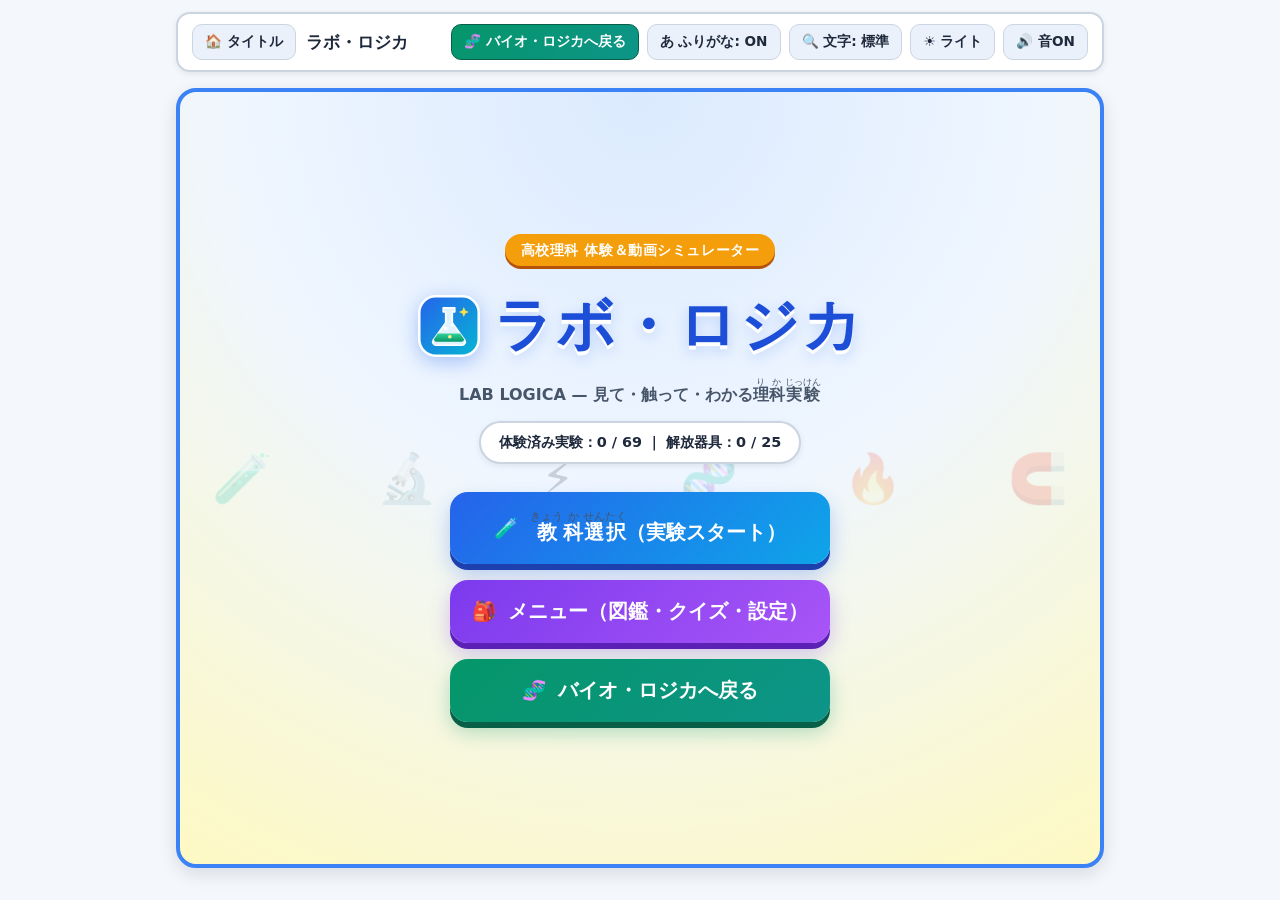
<file: index.html>
<!DOCTYPE html>
<html lang="ja" data-theme="light" data-fontsize="normal" data-ruby="on">
<head>
  <meta charset="UTF-8">
  <meta name="viewport" content="width=device-width, initial-scale=1.0">
  <title>ラボ・ロジカ（LAB LOGICA）- バーチャル理科室</title>
  <style>
:root {
  --bg-main: #f4f7fb;
  --bg-card: #ffffff;
  --bg-soft: #eaf1fb;
  --text-main: #1e293b;
  --text-sub: #475569;
  --border-color: #cbd5e1;
  --primary: #2563eb;
  --primary-hover: #1d4ed8;
  --accent-chem: #0284c7;
  --accent-bio: #16a34a;
  --accent-phys: #d97706;
  --accent-menu: #7c3aed;
  --danger: #dc2626;
  --success: #15803d;
  --shadow-sm: 0 2px 6px rgba(15, 23, 42, 0.08);
  --shadow-md: 0 6px 18px rgba(15, 23, 42, 0.12);
  --radius-md: 14px;
  --radius-lg: 20px;
  --base-font-size: 16px;
}

[data-theme="dark"] {
  --bg-main: #0f172a;
  --bg-card: #1e293b;
  --bg-soft: #263449;
  --text-main: #f8fafc;
  --text-sub: #cbd5e1;
  --border-color: #334155;
  --primary: #3b82f6;
  --primary-hover: #60a5fa;
  --shadow-sm: 0 2px 8px rgba(0, 0, 0, 0.35);
  --shadow-md: 0 6px 20px rgba(0, 0, 0, 0.5);
}

[data-fontsize="large"] {
  --base-font-size: 19px;
}

[data-ruby="off"] rt {
  display: none;
}

* {
  box-sizing: border-box;
  -webkit-tap-highlight-color: transparent;
}

html, body {
  margin: 0;
  padding: 0;
  font-family: "Hiragino Kaku Gothic ProN", "Yu Gothic", "Meiryo", system-ui, -apple-system, sans-serif;
  font-size: var(--base-font-size);
  line-height: 1.6;
  background-color: var(--bg-main);
  color: var(--text-main);
  transition: background-color 0.25s ease, color 0.25s ease;
  overflow-x: hidden;
}

rt {
  font-size: 0.58em;
  color: var(--text-sub);
  font-weight: 500;
}

button {
  font-family: inherit;
  font-size: inherit;
  cursor: pointer;
  border: none;
  outline: none;
}

button:focus-visible {
  outline: 3px solid #f59e0b;
  outline-offset: 2px;
}

.app-container {
  max-width: 960px;
  margin: 0 auto;
  min-height: 100vh;
  display: flex;
  flex-direction: column;
  padding: 12px 16px 32px;
}

.top-bar {
  display: flex;
  align-items: center;
  justify-content: space-between;
  gap: 8px;
  padding: 10px 14px;
  background: var(--bg-card);
  border: 2px solid var(--border-color);
  border-radius: var(--radius-md);
  box-shadow: var(--shadow-sm);
  margin-bottom: 16px;
  flex-wrap: wrap;
}

.top-bar-left {
  display: flex;
  align-items: center;
  gap: 10px;
  min-width: 0;
}

.top-bar-title {
  font-weight: 800;
  font-size: 1.05em;
  white-space: nowrap;
  overflow: hidden;
  text-overflow: ellipsis;
}

.top-bar-actions {
  display: flex;
  align-items: center;
  gap: 8px;
  flex-wrap: wrap;
}

.icon-btn {
  display: inline-flex;
  align-items: center;
  gap: 5px;
  padding: 8px 12px;
  border-radius: 10px;
  background: var(--bg-soft);
  color: var(--text-main);
  font-weight: 700;
  font-size: 0.85em;
  border: 1px solid var(--border-color);
  transition: transform 0.1s ease, background 0.2s ease;
}

.icon-btn:active {
  transform: scale(0.96);
}

.icon-btn.bio-link {
  background: linear-gradient(135deg, #059669, #0d9488);
  color: #ffffff;
  border-color: #065f46;
}

.screen {
  display: none;
  flex: 1;
  flex-direction: column;
}

.screen.active {
  display: flex;
  animation: fadeIn 0.25s ease;
}

@keyframes fadeIn {
  from { opacity: 0; transform: translateY(6px); }
  to { opacity: 1; transform: translateY(0); }
}

.title-screen {
  justify-content: center;
  align-items: center;
  text-align: center;
  padding: 24px 16px;
  border-radius: var(--radius-lg);
  background: radial-gradient(circle at top, #dbeafe 0%, #eff6ff 45%, #fef9c3 100%);
  border: 4px solid #3b82f6;
  box-shadow: var(--shadow-md);
  position: relative;
  overflow: hidden;
  min-height: 78vh;
}

[data-theme="dark"] .title-screen {
  background: radial-gradient(circle at top, #1e3a8a 0%, #0f172a 60%, #1e1b4b 100%);
  border-color: #60a5fa;
}

.title-floating-icons {
  position: absolute;
  inset: 0;
  pointer-events: none;
  opacity: 0.18;
  font-size: 3rem;
  display: flex;
  justify-content: space-around;
  align-items: center;
  flex-wrap: wrap;
  gap: 40px;
}

.title-badge {
  display: inline-block;
  background: #f59e0b;
  color: #ffffff;
  font-weight: 800;
  padding: 5px 16px;
  border-radius: 999px;
  font-size: 0.88em;
  letter-spacing: 0.04em;
  box-shadow: 0 3px 0 #b45309;
  margin-bottom: 14px;
  position: relative;
  z-index: 1;
}

.title-logo-box {
  position: relative;
  z-index: 1;
  margin-bottom: 14px;
}

.title-logo-row {
  display: inline-flex;
  align-items: center;
  justify-content: center;
  gap: 12px;
  flex-wrap: wrap;
}

.title-app-icon {
  width: clamp(46px, 10vw, 66px);
  height: clamp(46px, 10vw, 66px);
  flex-shrink: 0;
  filter: drop-shadow(0 5px 10px rgba(37, 99, 235, 0.35));
  animation: floatIcon 2.8s ease-in-out infinite;
}

@keyframes floatIcon {
  0%, 100% { transform: translateY(0) rotate(-3deg); }
  50% { transform: translateY(-5px) rotate(3deg); }
}

.title-logo-main {
  font-size: clamp(2.1rem, 7vw, 3.6rem);
  font-weight: 900;
  margin: 0;
  letter-spacing: 0.05em;
  color: #1d4ed8;
  text-shadow: 0 4px 0 #ffffff, 0 6px 14px rgba(37, 99, 235, 0.25);
}

[data-theme="dark"] .title-logo-main {
  color: #60a5fa;
  text-shadow: 0 4px 0 #0f172a, 0 6px 14px rgba(96, 165, 250, 0.35);
}

.title-logo-sub {
  font-size: 1em;
  font-weight: 700;
  color: var(--text-sub);
  margin: 4px 0 0;
}

.title-progress-pill {
  position: relative;
  z-index: 1;
  background: var(--bg-card);
  border: 2px solid var(--border-color);
  border-radius: 999px;
  padding: 8px 18px;
  font-size: 0.9em;
  font-weight: 700;
  margin-bottom: 28px;
  box-shadow: var(--shadow-sm);
}

.title-menu-buttons {
  position: relative;
  z-index: 1;
  display: flex;
  flex-direction: column;
  gap: 16px;
  width: 100%;
  max-width: 380px;
}

.big-game-btn {
  display: flex;
  align-items: center;
  justify-content: center;
  gap: 12px;
  width: 100%;
  padding: 18px 22px;
  border-radius: 18px;
  font-size: 1.22em;
  font-weight: 900;
  color: #ffffff;
  transition: transform 0.12s ease, filter 0.15s ease;
}

.big-game-btn:hover {
  filter: brightness(1.06);
}

.big-game-btn:active {
  transform: translateY(3px);
}

.btn-start {
  background: linear-gradient(135deg, #2563eb, #0ea5e9);
  box-shadow: 0 6px 0 #1e40af, 0 10px 20px rgba(37, 99, 235, 0.3);
}

.btn-menu {
  background: linear-gradient(135deg, #7c3aed, #a855f7);
  box-shadow: 0 6px 0 #5b21b6, 0 10px 20px rgba(124, 58, 237, 0.3);
}

.btn-biologica {
  text-decoration: none;
  background: linear-gradient(135deg, #059669, #0d9488);
  box-shadow: 0 6px 0 #065f46, 0 10px 20px rgba(5, 150, 105, 0.3);
}

.section-header {
  display: flex;
  align-items: center;
  justify-content: space-between;
  gap: 12px;
  margin-bottom: 14px;
  flex-wrap: wrap;
}

.section-heading {
  font-size: 1.35em;
  font-weight: 800;
  margin: 0;
}

.back-btn {
  display: inline-flex;
  align-items: center;
  gap: 6px;
  padding: 10px 16px;
  border-radius: 12px;
  background: var(--bg-card);
  color: var(--text-main);
  border: 2px solid var(--border-color);
  font-weight: 700;
}

.card-grid {
  display: grid;
  grid-template-columns: repeat(auto-fit, minmax(250px, 1fr));
  gap: 16px;
}

.subject-card, .unit-card {
  background: var(--bg-card);
  border: 3px solid var(--border-color);
  border-radius: var(--radius-lg);
  padding: 22px 18px;
  text-align: left;
  box-shadow: var(--shadow-sm);
  display: flex;
  flex-direction: column;
  gap: 10px;
  transition: transform 0.15s ease, border-color 0.2s ease;
  color: var(--text-main);
}

.subject-card:hover, .unit-card:hover {
  transform: translateY(-3px);
}

.unit-card:hover { border-color: var(--primary); }
.subject-card.chem { border-color: var(--accent-chem); }
.subject-card.bio { border-color: var(--accent-bio); }
.subject-card.phys { border-color: var(--accent-phys); }

.subject-icon {
  font-size: 2.4em;
  line-height: 1;
}

.subject-name {
  font-size: 1.35em;
  font-weight: 900;
  margin: 0;
}

.subject-desc {
  font-size: 0.92em;
  color: var(--text-sub);
  margin: 0;
}

.subject-stat {
  margin-top: auto;
  font-size: 0.85em;
  font-weight: 800;
  padding: 6px 10px;
  border-radius: 8px;
  background: var(--bg-soft);
  display: inline-block;
  align-self: flex-start;
}

.exp-list {
  display: grid;
  grid-template-columns: repeat(auto-fit, minmax(260px, 1fr));
  gap: 12px;
}

.exp-card {
  background: var(--bg-soft);
  border: 2px solid var(--border-color);
  border-radius: 14px;
  padding: 14px;
  display: flex;
  flex-direction: column;
  gap: 10px;
}

.exp-card-top {
  display: flex;
  justify-content: space-between;
  align-items: flex-start;
  gap: 8px;
}

.exp-name {
  font-size: 1.05em;
  font-weight: 800;
  margin: 0;
}

.badge {
  font-size: 0.75em;
  font-weight: 800;
  padding: 3px 8px;
  border-radius: 999px;
  white-space: nowrap;
}

.badge-done {
  background: #dcfce7;
  color: #166534;
  border: 1px solid #86efac;
}

.badge-playable {
  background: #dbeafe;
  color: #1e40af;
  border: 1px solid #93c5fd;
}

.badge-plan {
  background: #f1f5f9;
  color: #475569;
  border: 1px solid #cbd5e1;
}

.exp-summary {
  font-size: 0.88em;
  color: var(--text-sub);
  margin: 0;
}

.exp-actions {
  display: grid;
  grid-template-columns: 1fr 1fr;
  gap: 8px;
  margin-top: auto;
}

.action-btn {
  padding: 11px 10px;
  border-radius: 10px;
  font-weight: 800;
  font-size: 0.88em;
  color: #ffffff;
  display: flex;
  align-items: center;
  justify-content: center;
  gap: 5px;
  text-align: center;
}

.action-btn.sim {
  background: #2563eb;
  box-shadow: 0 3px 0 #1e40af;
}

.action-btn.sim:disabled {
  background: #94a3b8;
  box-shadow: none;
  cursor: not-allowed;
}

.action-btn.video {
  background: #0d9488;
  box-shadow: 0 3px 0 #115e59;
}

.lab-panel {
  background: var(--bg-card);
  border: 2px solid var(--border-color);
  border-radius: var(--radius-lg);
  padding: 16px;
  box-shadow: var(--shadow-md);
  display: flex;
  flex-direction: column;
  gap: 14px;
}

.guide-banner {
  background: #fef3c7;
  color: #92400e;
  border: 2px solid #f59e0b;
  border-radius: 12px;
  padding: 10px 14px;
  font-weight: 800;
  display: flex;
  align-items: center;
  gap: 8px;
}

[data-theme="dark"] .guide-banner {
  background: #451a03;
  color: #fde68a;
}

.lab-stage {
  background: var(--bg-soft);
  border: 2px solid var(--border-color);
  border-radius: 14px;
  padding: 16px;
  min-height: 290px;
  display: flex;
  flex-direction: column;
  align-items: center;
  justify-content: center;
  gap: 14px;
}

.lab-controls {
  display: flex;
  flex-wrap: wrap;
  gap: 10px;
  justify-content: center;
}

.lab-btn {
  padding: 12px 16px;
  border-radius: 12px;
  font-weight: 800;
  background: var(--primary);
  color: #ffffff;
  box-shadow: 0 3px 0 #1e40af;
}

.lab-btn.secondary {
  background: #64748b;
  box-shadow: 0 3px 0 #334155;
}

.lab-btn.success {
  background: #16a34a;
  box-shadow: 0 3px 0 #166534;
}

.lab-btn:disabled {
  opacity: 0.5;
  cursor: not-allowed;
}

.status-readout {
  display: flex;
  flex-wrap: wrap;
  gap: 10px;
  justify-content: center;
  width: 100%;
}

.readout-chip {
  background: var(--bg-card);
  border: 2px solid var(--border-color);
  border-radius: 10px;
  padding: 8px 14px;
  font-weight: 800;
  font-size: 0.92em;
}

.beaker-wrap {
  position: relative;
  width: 130px;
  height: 155px;
  border: 4px solid #64748b;
  border-top: none;
  border-radius: 0 0 18px 18px;
  background: rgba(255, 255, 255, 0.55);
  overflow: hidden;
  display: flex;
  align-items: flex-end;
}

.beaker-liquid {
  width: 100%;
  transition: height 0.35s ease, background-color 0.35s ease;
  position: relative;
}

.precipitate-layer {
  position: absolute;
  bottom: 0;
  left: 0;
  right: 0;
  height: 0;
  transition: height 0.4s ease, background-color 0.3s ease;
}

.flame-burner {
  width: 90px;
  height: 70px;
  display: flex;
  flex-direction: column;
  align-items: center;
  justify-content: flex-end;
}

.flame-cone {
  width: 44px;
  height: 85px;
  border-radius: 50% 50% 35% 35%;
  background: radial-gradient(circle at bottom, #93c5fd, #3b82f6 60%, transparent 95%);
  transition: all 0.25s ease;
  filter: drop-shadow(0 0 12px rgba(59, 130, 246, 0.6));
}

.microscope-view {
  width: 210px;
  height: 210px;
  border-radius: 50%;
  border: 8px solid #334155;
  background: #ecfdf5;
  position: relative;
  overflow: hidden;
  display: flex;
  align-items: center;
  justify-content: center;
}

.microscope-cells {
  font-size: 2.2rem;
  transition: transform 0.25s ease, filter 0.25s ease;
  text-align: center;
  line-height: 1.2;
}

.video-tabs {
  display: flex;
  gap: 8px;
  margin-bottom: 12px;
  flex-wrap: wrap;
}

.tab-btn {
  padding: 10px 16px;
  border-radius: 10px;
  font-weight: 800;
  background: var(--bg-soft);
  color: var(--text-main);
  border: 2px solid var(--border-color);
}

.tab-btn.active {
  background: var(--primary);
  color: #ffffff;
  border-color: var(--primary);
}

.anim-stage {
  background: var(--bg-soft);
  border: 2px solid var(--border-color);
  border-radius: 14px;
  padding: 20px;
  text-align: center;
}

.point-box {
  background: var(--bg-card);
  border-left: 5px solid #f59e0b;
  border-radius: 10px;
  padding: 12px 14px;
  margin-top: 12px;
}

.menu-tabs {
  display: grid;
  grid-template-columns: repeat(3, 1fr);
  gap: 8px;
  margin-bottom: 16px;
}

.menu-tab-btn {
  padding: 12px 8px;
  border-radius: 12px;
  font-weight: 800;
  background: var(--bg-card);
  color: var(--text-main);
  border: 2px solid var(--border-color);
  font-size: 0.92em;
}

.menu-tab-btn.active {
  background: var(--accent-menu);
  color: #ffffff;
  border-color: var(--accent-menu);
}

.equip-grid {
  display: grid;
  grid-template-columns: repeat(auto-fit, minmax(220px, 1fr));
  gap: 12px;
}

.equip-card {
  background: var(--bg-card);
  border: 2px solid var(--border-color);
  border-radius: 14px;
  padding: 14px;
  display: flex;
  flex-direction: column;
  gap: 6px;
}

.equip-card.locked {
  opacity: 0.6;
  background: var(--bg-soft);
}

.quiz-card {
  background: var(--bg-card);
  border: 2px solid var(--border-color);
  border-radius: 16px;
  padding: 18px;
  box-shadow: var(--shadow-sm);
}

.quiz-options {
  display: flex;
  flex-direction: column;
  gap: 10px;
  margin-top: 14px;
}

.quiz-opt-btn {
  padding: 14px 16px;
  border-radius: 12px;
  background: var(--bg-soft);
  color: var(--text-main);
  border: 2px solid var(--border-color);
  text-align: left;
  font-weight: 700;
}

.quiz-opt-btn.correct {
  background: #dcfce7;
  border-color: #16a34a;
  color: #14532d;
}

.quiz-opt-btn.wrong {
  background: #fee2e2;
  border-color: #dc2626;
  color: #7f1d1d;
}

.setting-row {
  background: var(--bg-card);
  border: 2px solid var(--border-color);
  border-radius: 14px;
  padding: 14px 16px;
  display: flex;
  align-items: center;
  justify-content: space-between;
  gap: 12px;
  margin-bottom: 10px;
}

.setting-label {
  font-weight: 800;
}

.setting-sub {
  font-size: 0.84em;
  color: var(--text-sub);
}

.toggle-btn {
  padding: 10px 18px;
  border-radius: 999px;
  font-weight: 800;
  min-width: 90px;
  color: #ffffff;
  background: #64748b;
}

.toggle-btn.on {
  background: #16a34a;
}

.toast {
  position: fixed;
  bottom: 20px;
  left: 50%;
  transform: translateX(-50%) translateY(20px);
  background: #1e293b;
  color: #ffffff;
  padding: 12px 20px;
  border-radius: 999px;
  font-weight: 800;
  box-shadow: var(--shadow-md);
  opacity: 0;
  pointer-events: none;
  transition: opacity 0.25s ease, transform 0.25s ease;
  z-index: 999;
  max-width: 90vw;
  text-align: center;
}

.toast.show {
  opacity: 1;
  transform: translateX(-50%) translateY(0);
}

#pv-canvas {
  width: 100%;
  max-width: 640px;
  aspect-ratio: 16 / 9;
  border-radius: 14px;
  background: #0f172a;
  box-shadow: var(--shadow-md);
  display: block;
  margin: 0 auto;
}

.video-progress-wrap {
  width: 100%;
  max-width: 640px;
  height: 12px;
  background: var(--border-color);
  border-radius: 999px;
  margin: 12px auto 0;
  overflow: hidden;
  cursor: pointer;
}

.video-progress-fill {
  height: 100%;
  width: 0%;
  background: linear-gradient(90deg, #3b82f6, #06b6d4);
  transition: width 0.05s linear;
}

@media (max-width: 520px) {
  .exp-actions {
    grid-template-columns: 1fr;
  }
  .menu-tabs {
    grid-template-columns: 1fr;
  }
}
  </style>
</head>
<body>
  <div class="app-container">
    <!-- 常時表示のトップバー -->
    <header class="top-bar" id="top-bar">
      <div class="top-bar-left">
        <button class="icon-btn" id="btn-home" title="タイトル画面へ戻る">🏠 タイトル</button>
        <span class="top-bar-title">ラボ・ロジカ</span>
      </div>
      <div class="top-bar-actions">
        <button class="icon-btn bio-link" id="btn-top-biologica" title="バイオ・ロジカへ移動">🧬 バイオ・ロジカへ戻る</button>
        <button class="icon-btn" id="btn-quick-ruby" title="ふりがな切替">あ ふりがな: ON</button>
        <button class="icon-btn" id="btn-quick-font" title="文字サイズ切替">🔍 文字: 標準</button>
        <button class="icon-btn" id="btn-quick-theme" title="明るさ切替">☀️ ライト</button>
        <button class="icon-btn" id="btn-quick-sound" title="効果音切替">🔊 音ON</button>
      </div>
    </header>

    <!-- 1. タイトル画面 -->
    <main class="screen active title-screen" id="screen-title">
      <div class="title-floating-icons" aria-hidden="true">
        <span>🧪</span><span>🔬</span><span>⚡</span><span>🧬</span><span>🔥</span><span>🧲</span>
      </div>

      <div class="title-badge">高校理科 体験＆動画シミュレーター</div>

      <div class="title-logo-box">
        <div class="title-logo-row">
          <svg class="title-app-icon" viewBox="0 0 80 80" xmlns="http://www.w3.org/2000/svg" aria-hidden="true">
            <defs>
              <linearGradient id="labIconBg" x1="0" y1="0" x2="1" y2="1">
                <stop offset="0%" stop-color="#2563eb"/>
                <stop offset="100%" stop-color="#06b6d4"/>
              </linearGradient>
              <linearGradient id="labLiquid" x1="0" y1="0" x2="0" y2="1">
                <stop offset="0%" stop-color="#34d399"/>
                <stop offset="100%" stop-color="#059669"/>
              </linearGradient>
            </defs>
            <rect x="4" y="4" width="72" height="72" rx="20" fill="url(#labIconBg)" stroke="#ffffff" stroke-width="3"/>
            <path d="M33 18h14v5h-3v13l15 21a4 4 0 0 1-3.3 6.3H24.3A4 4 0 0 1 21 57l15-21V23h-3v-5z" fill="#e0f2fe" stroke="#ffffff" stroke-width="2" stroke-linejoin="round"/>
            <path d="M26.5 49h27l4.2 6a2.5 2.5 0 0 1-2 4H24.3a2.5 2.5 0 0 1-2-4l4.2-6z" fill="url(#labLiquid)"/>
            <circle cx="36" cy="43" r="2.5" fill="#ffffff" opacity="0.85"/>
            <circle cx="44" cy="39" r="2" fill="#ffffff" opacity="0.85"/>
            <circle cx="41" cy="53" r="2.2" fill="#fef08a"/>
            <path d="M58 17l1.8 4.2 4.2 1.8-4.2 1.8L58 29l-1.8-4.2L52 23l4.2-1.8z" fill="#fde047"/>
          </svg>
          <h1 class="title-logo-main">ラボ・ロジカ</h1>
        </div>
        <p class="title-logo-sub">LAB LOGICA — 見て・触って・わかる<ruby>理<rt>り</rt>科<rt>か</rt>実<rt>じっ</rt>験<rt>けん</rt></ruby></p>
      </div>

      <div class="title-progress-pill" id="title-progress">
        体験済み実験：0 / 69 ｜ 解放器具：0 / 25
      </div>

      <div class="title-menu-buttons">
        <button class="big-game-btn btn-start" id="btn-go-subjects">
          <span>🧪</span>
          <span><ruby>教<rt>きょう</rt>科<rt>か</rt>選<rt>せん</rt>択<rt>たく</rt></ruby>（実験スタート）</span>
        </button>
        <button class="big-game-btn btn-menu" id="btn-go-menu">
          <span>🎒</span>
          <span>メニュー（図鑑・クイズ・設定）</span>
        </button>
        <button class="big-game-btn btn-biologica" id="btn-go-biologica">
          <span>🧬</span>
          <span>バイオ・ロジカへ戻る</span>
        </button>
      </div>
    </main>

    <!-- 2. 教科選択画面 -->
    <section class="screen" id="screen-subjects">
      <div class="section-header">
        <h2 class="section-heading">📚 <ruby>教<rt>きょう</rt>科<rt>か</rt></ruby>をえらぼう</h2>
        <button class="back-btn" data-back="screen-title">← タイトルへ</button>
      </div>
      <div class="card-grid" id="subject-grid"></div>
    </section>

    <!-- 3. 単元選択画面 -->
    <section class="screen" id="screen-units">
      <div class="section-header">
        <h2 class="section-heading" id="units-heading">単元をえらぼう</h2>
        <button class="back-btn" data-back="screen-subjects">← 教科選択へ</button>
      </div>
      <div class="card-grid" id="units-container"></div>
    </section>

    <!-- 3.5 実験選択画面 -->
    <section class="screen" id="screen-experiments">
      <div class="section-header">
        <h2 class="section-heading" id="experiments-heading">実験をえらぼう</h2>
        <button class="back-btn" data-back="screen-units">← 単元選択へ</button>
      </div>
      <div class="exp-list" id="experiments-container"></div>
    </section>

    <!-- 4. 実際に実験する画面 -->
    <section class="screen" id="screen-sim">
      <div class="section-header">
        <h2 class="section-heading" id="sim-heading">🧪 実験室</h2>
        <button class="back-btn" data-back="screen-experiments">← 実験選択へ</button>
      </div>

      <div class="lab-panel">
        <div class="guide-banner" id="sim-guide-banner">
          <span>🧭</span>
          <span id="sim-guide-text">手順に沿って操作してみよう！</span>
        </div>

        <div class="lab-stage" id="sim-stage"></div>

        <div class="status-readout" id="sim-readout"></div>

        <div class="lab-controls" id="sim-controls"></div>

        <div class="point-box" id="sim-point-box" style="display:none;"></div>
      </div>
    </section>

    <!-- 5. 動画を視聴する画面（オフライン＆オンライン両対応） -->
    <section class="screen" id="screen-video">
      <div class="section-header">
        <h2 class="section-heading" id="video-heading">🎬 実験動画・解説</h2>
        <button class="back-btn" data-back="screen-experiments">← 実験選択へ</button>
      </div>

      <div class="lab-panel">
        <div class="video-tabs">
          <button class="tab-btn active" id="vtab-offline">📱 オフライン動画（PVアニメ再生）</button>
          <button class="tab-btn" id="vtab-online">🌐 オンライン（YouTube実写動画）</button>
        </div>

        <div id="video-offline-pane" class="anim-stage">
          <canvas id="pv-canvas" width="640" height="360"></canvas>
          <div class="video-progress-wrap" id="video-progress-wrap" title="クリックして再生位置を移動">
            <div class="video-progress-fill" id="video-progress-fill"></div>
          </div>
          <div class="lab-controls" style="margin-top:10px;">
            <button class="lab-btn" id="btn-pv-play">⏸ 一時停止</button>
            <button class="lab-btn secondary" id="btn-pv-restart">⏮ 最初から</button>
          </div>
          <p id="pv-time-label" style="font-weight:800; margin:8px 0 0; font-size:0.9em;">00:00 / 00:16</p>
        </div>

        <div id="video-online-pane" class="anim-stage" style="display:none;">
          <p style="font-weight:800; margin-top:0;">🌐 オンライン環境では、実際の実験映像（YouTube）も視聴できます！</p>
          <p style="color:var(--text-sub); font-size:0.92em;">下のボタンを押すと、この実験の実写動画を新しいタブで検索して開きます。</p>
          <a id="btn-youtube-search" href="#" target="_blank" rel="noopener noreferrer" class="big-game-btn btn-start" style="max-width:340px; margin:12px auto; text-decoration:none; font-size:1em; padding:14px;">
            🎬 YouTubeで実写動画を見る
          </a>
          <p style="font-size:0.82em; color:var(--text-sub); margin-bottom:0;">※オフライン時は「オフライン動画」タブからいつでもPVアニメを確認できます。</p>
        </div>

        <div class="point-box">
          <strong>📌 この実験の重要ポイント：</strong>
          <ul id="video-points-list" style="margin:8px 0 0; padding-left:20px;"></ul>
        </div>

        <div class="lab-controls">
          <button class="lab-btn success" id="btn-video-complete">✅ 視聴完了！（図鑑・クイズを解放）</button>
        </div>
      </div>
    </section>

    <!-- 6. メニュー画面（図鑑・クイズ・設定） -->
    <section class="screen" id="screen-menu">
      <div class="section-header">
        <h2 class="section-heading">🎒 メニュー</h2>
        <div style="display:flex; gap:8px; flex-wrap:wrap;">
          <button class="back-btn" id="btn-menu-biologica" style="background:linear-gradient(135deg,#059669,#0d9488); color:#fff; border-color:#065f46;">🧬 バイオ・ロジカへ戻る</button>
          <button class="back-btn" data-back="screen-title">← タイトルへ</button>
        </div>
      </div>

      <div class="menu-tabs">
        <button class="menu-tab-btn active" data-mtab="equip">🔧 <ruby>実<rt>じっ</rt>験<rt>けん</rt>器<rt>き</rt>具<rt>ぐ</rt>図<rt>ず</rt>鑑<rt>かん</rt></ruby></button>
        <button class="menu-tab-btn" data-mtab="quiz">❓ <ruby>実<rt>じっ</rt>験<rt>けん</rt></ruby>クイズ</button>
        <button class="menu-tab-btn" data-mtab="settings">⚙️ <ruby>設<rt>せっ</rt>定<rt>てい</rt></ruby></button>
      </div>

      <!-- 器具図鑑タブ -->
      <div id="mtab-equip" class="mtab-pane">
        <p style="margin-top:0; color:var(--text-sub); font-weight:700;">実験を体験または視聴すると、使った器具がアンロックされます！</p>
        <div class="equip-grid" id="equip-grid"></div>
      </div>

      <!-- 実験クイズタブ -->
      <div id="mtab-quiz" class="mtab-pane" style="display:none;">
        <div id="quiz-area"></div>
      </div>

      <!-- 設定タブ -->
      <div id="mtab-settings" class="mtab-pane" style="display:none;">
        <div class="setting-row">
          <div>
            <div class="setting-label">🔊 <ruby>効<rt>こう</rt>果<rt>か</rt>音<rt>おん</rt></ruby>（ボタン・実験音）</div>
            <div class="setting-sub">操作時のサウンドを鳴らすかどうかを切り替えます</div>
          </div>
          <button class="toggle-btn" id="set-sound">ON</button>
        </div>

        <div class="setting-row">
          <div>
            <div class="setting-label">あ ふりがな（ルビ）表示</div>
            <div class="setting-sub">難しい漢字の上に読み方を表示します</div>
          </div>
          <button class="toggle-btn" id="set-ruby">ON</button>
        </div>

        <div class="setting-row">
          <div>
            <div class="setting-label">🔍 文字サイズ</div>
            <div class="setting-sub">画面全体の文字を読みやすく大きくします</div>
          </div>
          <button class="toggle-btn" id="set-font">標準</button>
        </div>

        <div class="setting-row">
          <div>
            <div class="setting-label">🧭 実験ガイド表示</div>
            <div class="setting-sub">実験中に「次にやること」の案内を表示します</div>
          </div>
          <button class="toggle-btn" id="set-guide">ON</button>
        </div>

        <div class="setting-row">
          <div>
            <div class="setting-label">🌗 画面テーマ</div>
            <div class="setting-sub">明るいライト画面と暗いダーク画面を切り替えます</div>
          </div>
          <button class="toggle-btn" id="set-theme">ライト</button>
        </div>

        <div class="setting-row">
          <div>
            <div class="setting-label">🗑️ 進行データのリセット</div>
            <div class="setting-sub">体験済み・解放データを初期状態に戻します</div>
          </div>
          <button class="lab-btn secondary" id="btn-reset-data" style="padding:10px 14px; font-size:0.88em;">リセット</button>
        </div>
      </div>
    </section>
  </div>

  <div class="toast" id="toast" role="status" aria-live="polite"></div>

  <script>
// ラボ・ロジカ（LAB LOGICA）全教科・全実験マスターデータ（33実験・16器具・33クイズ）

const SUBJECTS_DATA = [
  {
    id: 'chem',
    name: '化学',
    ruby: '<ruby>化<rt>か</rt>学<rt>がく</rt></ruby>',
    icon: '🧪',
    desc: '物質の性質・反応・色の変化を実験しよう！',
    units: [
      {
        id: 'chem_theory',
        name: '<ruby>理<rt>り</rt>論<rt>ろん</rt>化<rt>か</rt>学<rt>がく</rt></ruby>（酸塩基・電池・平衡）',
        experiments: [
          {
            id: 'chem_neutral',
            name: '<ruby>中<rt>ちゅう</rt>和<rt>わ</rt>滴<rt>てき</rt>定<rt>てい</rt></ruby>（BTB溶液）',
            summary: '塩酸に水酸化ナトリウム水溶液を少しずつ加え、液性の変化を観察する実験。',
            playable: true,
            simType: 'neutralization',
            equipmentIds: ['burette', 'conical_flask', 'pipette'],
            youtubeQuery: '高校化学 中和滴定 実験',
            points: [
              '酸性(黄) → 中性(緑) → 塩基性(青) に一瞬で切り替わる瞬間（中和点）を見極める！',
              'ビュレットは共洗い、コニカルビーカーは純水ですすぐ（共洗いNG）のがテスト頻出！'
            ],
            steps: [
              { icon: '🧪', title: 'ステップ1：準備と指示薬', desc: 'コニカルビーカーに塩酸を入れ、BTB溶液を数滴加えると「黄色（酸性）」になります。' },
              { icon: '💧', title: 'ステップ2：NaOHを滴下', desc: 'ビュレットから水酸化ナトリウム水溶液を少しずつ落とすと H+ が中和されます。' },
              { icon: '🟢', title: 'ステップ3：中和点（緑色）', desc: 'H+ と OH- の数がちょうど等しくなった瞬間、溶液が「緑色（中性）」になります！' },
              { icon: '🔵', title: 'ステップ4：塩基性（青色）', desc: 'さらに1滴多く入れると OH- が余り、「青色（塩基性）」に変化します。' }
            ]
          },
          {
            id: 'chem_daniell',
            name: 'ダニエル<ruby>電<rt>でん</rt>池<rt>ち</rt></ruby>の起電反応',
            summary: '亜鉛板と銅板、素焼き板を使って電流が流れる仕組みを確かめる実験。',
            playable: true,
            simType: 'step_lab',
            simConfig: {
              guide: '電極をつないでスイッチを入れ、亜鉛板と銅板の変化を観察しよう！',
              stages: [
                { label: '🔌 電極を導線でつなぐ', visual: '🔋', bg: 'rgba(56,189,248,0.35)', text: '硫酸亜鉛水溶液にZn板、硫酸銅水溶液にCu板をセット！' },
                { label: '⚡ スイッチON（放電開始）', visual: '💡✨', bg: 'rgba(34,197,94,0.4)', text: '豆電球が点灯！負極(Zn)が溶け出し、正極(Cu)に赤い銅が析出！' },
                { label: '🔍 素焼き板の役割を確認', visual: '🧱', bg: 'rgba(250,204,21,0.35)', text: 'SO4^2- が素焼き板を通過して両液の電気的中性を保っています！' }
              ]
            },
            equipmentIds: ['beaker', 'porous_plate'],
            youtubeQuery: '高校化学 ダニエル電池 実験',
            points: [
              'イオン化傾向が大きい Zn が負極（溶けて電子を出す）、Cu が正極（Cu2+が電子を受け取る）。',
              '素焼き板は2つの水溶液が混ざるのを防ぎつつ、イオンだけを通す役割！'
            ],
            steps: [
              { icon: '🔋', title: 'ステップ1：2つの水溶液', desc: 'ZnSO4水溶液に亜鉛板、CuSO4水溶液に銅板を差し込み、素焼き板で仕切ります。' },
              { icon: '⚡', title: 'ステップ2：電子の流れ', desc: 'Zn が Zn2+ になって溶け、電子が導線を通って銅板へ向かいます。' },
              { icon: '🟠', title: 'ステップ3：銅の析出', desc: '銅板の表面で Cu2+ が電子を受け取り、赤い銅が析出します。' }
            ]
          },
          {
            id: 'chem_electrolysis',
            name: '硫酸銅(II)水溶液の<ruby>電<rt>でん</rt>気<rt>き</rt>分<rt>ぶん</rt>解<rt>かい</rt></ruby>',
            summary: '白金電極でCuSO4水溶液を電気分解し、両極の変化を観察する実験。',
            playable: true,
            simType: 'step_lab',
            simConfig: {
              guide: '電源装置をONにして、陽極と陰極で起こる反応を順に観察しよう！',
              stages: [
                { label: '🔌 白金電極をセット', visual: '🧪', bg: 'rgba(56,189,248,0.55)', text: '青色の硫酸銅(II)水溶液に白金電極を2本差し込みました。' },
                { label: '⚡ 電源ON（陰極に注目）', visual: '🟠', bg: 'rgba(56,189,248,0.35)', text: '陰極（－）では Cu2+ が電子を受け取り、赤褐色の銅（Cu）が析出！' },
                { label: '🫧 陽極に注目', visual: '🫧', bg: 'rgba(186,230,253,0.35)', text: '陽極（＋）では水が酸化されて「酸素（O2）」の泡が発生し、液色は薄くなる！' }
              ]
            },
            equipmentIds: ['beaker', 'power_supply'],
            youtubeQuery: '高校化学 電気分解 硫酸銅 実験',
            points: [
              '陰極：Cu2+ + 2e- → Cu（銅が析出）',
              '陽極（白金・炭素電極）：2H2O → O2 + 4H+ + 4e-（酸素発生＆酸性に傾く）'
            ],
            steps: [
              { icon: '🔌', title: 'ステップ1：通電開始', desc: '直流電源装置をつないで電流を流します。' },
              { icon: '🟠', title: 'ステップ2：陰極に銅が析出', desc: '陰極の表面が赤く色づき、水溶液の青色はだんだん薄くなります。' },
              { icon: '🫧', title: 'ステップ3：陽極から酸素', desc: '陽極からは酸素の泡が発生し、水溶液は酸性になります。' }
            ]
          },
          {
            id: 'chem_equilibrium',
            name: 'ルシャトリエの<ruby>平<rt>へい</rt>衡<rt>こう</rt>移<rt>い</rt>動<rt>どう</rt></ruby>',
            summary: 'NO2（赤褐色）と N2O4（無色）の混合気体を冷やしたり温めたりして平衡移動を見る実験。',
            playable: true,
            simType: 'slider_lab',
            simConfig: {
              guide: '温度スライダーを「氷水（低温）」〜「お湯（高温）」に動かして色の変化を観察しよう！',
              label: '温度（℃）',
              min: 0,
              max: 80,
              initial: 25,
              unit: '℃',
              targetCheck: (v) => v <= 5 || v >= 70,
              describe: (v) => {
                if (v <= 15) return { bg: 'rgba(254, 215, 170, 0.35)', icon: '❄️', status: '色が薄くなった！（無色の N2O4 が増加＝発熱方向へ移動）' };
                if (v >= 55) return { bg: 'rgba(154, 52, 18, 0.78)', icon: '🔥', status: '濃い赤褐色になった！（NO2 が増加＝吸熱方向へ移動）' };
                return { bg: 'rgba(234, 88, 12, 0.5)', icon: '🌡️', status: '室温（赤褐色の NO2 と無色の N2O4 が平衡状態）' };
              }
            },
            equipmentIds: ['test_tube', 'water_bath'],
            youtubeQuery: '高校化学 ルシャトリエ NO2 N2O4 実験',
            points: [
              '2NO2（赤褐色） ⇌ N2O4（無色）＋ Q kJ（右向きが発熱反応）',
              '温めると吸熱方向（左：NO2増・濃くなる）、冷やすと発熱方向（右：N2O4増・薄くなる）！'
            ],
            steps: [
              { icon: '🌡️', title: 'ステップ1：室温のフラスコ', desc: '2NO2 ⇌ N2O4 の平衡状態で、薄い赤褐色をしています。' },
              { icon: '❄️', title: 'ステップ2：氷水で冷やす', desc: '温度を下げると発熱反応が進み、無色の N2O4 が増えて色が薄くなります！' },
              { icon: '🔥', title: 'ステップ3：お湯で温める', desc: '温度を上げると吸熱反応が進み、赤褐色の NO2 が増えて色が濃くなります！' }
            ]
          },
          {
            id: 'chem_colloid',
            name: 'コロイドの<ruby>透<rt>とう</rt>析<rt>せき</rt></ruby>・チンダル・<ruby>凝<rt>ぎょう</rt>析<rt>せき</rt></ruby>',
            summary: '水酸化鉄(III)コロイドに光を当てたり、少量の電解質を加えて凝析を起こす実験。',
            playable: true,
            simType: 'step_lab',
            simConfig: {
              guide: 'チンダル現象、透析、凝析の3つのコロイド特有の現象を順番に体験しよう！',
              stages: [
                { label: '🔦 レーザー光を当てる（チンダル現象）', visual: '🔦✨', bg: 'rgba(180,83,9,0.55)', text: '光の通り道がくっきり光った！コロイド粒子が光を散乱しています。' },
                { label: '🧻 セロハン袋で透析する', visual: '💧', bg: 'rgba(180,83,9,0.5)', text: '小さなイオンだけが外に出て、大きなコロイド粒子は袋の中に残った！' },
                { label: '🧂 電解質を少量加える（凝析）', visual: '🧱', bg: 'rgba(120,53,15,0.75)', text: '少量の電解質で電気的反発が消え、コロイドが沈殿（凝析）した！' }
              ]
            },
            equipmentIds: ['beaker', 'pipette'],
            youtubeQuery: '高校化学 コロイド チンダル現象 凝析 実験',
            points: [
              '疎水コロイド（Fe(OH)3など）は「少量」の電解質で沈殿（凝析）する。',
              '透析では半透膜（セロハンなど）を使い、分子やイオンだけを取り除ける。'
            ],
            steps: [
              { icon: '🔦', title: 'ステップ1：チンダル現象', desc: 'コロイド溶液に強い光を当てると、粒子が光を散乱して光の道筋が見えます。' },
              { icon: '🧻', title: 'ステップ2：透析', desc: '半透膜の袋に入れて純水に浸すと、不要なイオンだけが外へ流れ出ます。' },
              { icon: '🧂', title: 'ステップ3：凝析', desc: '疎水コロイドに少量の電解質を加えると沈殿します。' }
            ]
          }
        ]
      },
      {
        id: 'chem_inorg',
        name: '<ruby>無<rt>む</rt>機<rt>き</rt>化<rt>か</rt>学<rt>がく</rt></ruby>（イオン・気体・炎色）',
        experiments: [
          {
            id: 'chem_flame',
            name: '<ruby>炎<rt>えん</rt>色<rt>しょく</rt>反<rt>はん</rt>応<rt>のう</rt></ruby>',
            summary: '金属元素を含む水溶液を炎の中に入れて、特有の美しい炎の色を観察する実験。',
            playable: true,
            simType: 'flame',
            equipmentIds: ['platinum_loop', 'gas_burner'],
            youtubeQuery: '高校化学 炎色反応 実験',
            points: [
              '語呂合わせ：「リアカー無きK村、動力借りるとするもくれない馬力」',
              'Li(赤)、Na(黄)、K(赤紫)、Cu(青緑)、Ca(橙赤)、Ba(黄緑) をしっかり覚えよう！'
            ],
            steps: [
              { icon: '🧼', title: 'ステップ1：白金耳の洗浄', desc: '白金耳を濃塩酸で洗い、ガスバーナーで空焼きします。' },
              { icon: '💧', title: 'ステップ2：試料をつける', desc: '調べたい金属イオンの水溶液を先端につけます。' },
              { icon: '🔥', title: 'ステップ3：外炎に入れる', desc: '青い炎に入れると元素ごとに決まった色に発光します！' }
            ]
          },
          {
            id: 'chem_precip',
            name: '<ruby>金<rt>きん</rt>属<rt>ぞく</rt>イオンの<rt>沈<rt>ちん</rt>殿<rt>でん</rt></ruby>と<ruby>錯<rt>さく</rt></ruby>イオン',
            summary: 'Ag+・Cu2+・Fe3+ に試薬を加えて、沈殿の色や再溶解（錯イオン）を確かめる実験。',
            playable: true,
            simType: 'precipitate',
            equipmentIds: ['test_tube', 'pipette'],
            youtubeQuery: '高校化学 金属イオン 沈殿 実験',
            points: [
              'Ag+ は NH3水過剰で無色に溶け、Cu2+ は深青色の錯イオンになって溶ける！',
              'Fe3+ の赤褐色沈殿 Fe(OH)3 は、NH3水過剰でも溶けない！'
            ],
            steps: [
              { icon: '🧪', title: 'ステップ1：金属イオンを用意', desc: '試験管に金属イオン水溶液を入れます。' },
              { icon: '💧', title: 'ステップ2：少量のアンモニア水', desc: '特有の色をした水酸化物や酸化物の沈殿ができます。' },
              { icon: '✨', title: 'ステップ3：過剰に加える', desc: 'Ag+ や Cu2+ は錯イオンを作って再び溶けます！' }
            ]
          },
          {
            id: 'chem_gas',
            name: '<ruby>気<rt>き</rt>体<rt>たい</rt>の<rt>発<rt>はっ</rt>生<rt>せい</rt>と<rt>捕<rt>ほ</rt>集<rt>しゅう</rt>法<rt>ほう</rt></ruby>',
            summary: 'アンモニア・塩素・水素・酸素などの発生法と、水に溶けやすさ・密度による捕集法を確かめる実験。',
            playable: true,
            simType: 'step_lab',
            simConfig: {
              guide: '代表的な気体の発生と捕集法を順番に確認しよう！',
              stages: [
                { label: '⬆️ アンモニア（NH4Cl＋Ca(OH)2 加熱）', visual: '💨⬆️', bg: 'rgba(244,114,182,0.35)', text: '水に極めてよく溶け、空気より軽いため「上方置換法」で集める！' },
                { label: '⬇️ 塩素（MnO2＋濃塩酸 加熱）', visual: '🟨⬇️', bg: 'rgba(250,204,21,0.45)', text: '黄緑色の有毒気体！水に少し溶けて空気より重いため「下方置換法」で集める！' },
                { label: '🫧 水素・酸素（水上置換）', visual: '🫧', bg: 'rgba(56,189,248,0.45)', text: '水に溶けにくいため、純度よく集められる「水上置換法」を使う！' }
              ]
            },
            equipmentIds: ['test_tube', 'gas_burner'],
            youtubeQuery: '高校化学 気体の発生 捕集法 実験',
            points: [
              '上方置換＝アンモニアのみ！',
              '濃硫酸で乾燥できない気体＝NH3（酸と塩基で中和）、H2S（酸化還元）。'
            ],
            steps: [
              { icon: '⬆️', title: 'ステップ1：上方置換（NH3）', desc: '空気より軽く水に溶けやすいアンモニアは上方置換で集めます。' },
              { icon: '⬇️', title: 'ステップ2：下方置換（Cl2・HCl）', desc: '水に溶けやすく空気より重い気体は下方置換で集めます。' },
              { icon: '🫧', title: 'ステップ3：水上置換（H2・O2）', desc: '水に溶けにくい気体は水上置換で純度よく捕集します。' }
            ]
          },
          {
            id: 'chem_halogen',
            name: 'ハロゲンの<ruby>酸<rt>さん</rt>化<rt>か</rt>力<rt>りょく</rt></ruby>比較',
            summary: '塩素水・臭素水・ヨウ素水とハロゲン化物イオンの反応から酸化力の強弱を確かめる実験。',
            playable: true,
            simType: 'step_lab',
            simConfig: {
              guide: 'KBr水溶液とKI水溶液に塩素水を加えて、酸化力の強さ（Cl2 ＞ Br2 ＞ I2）を確かめよう！',
              stages: [
                { label: '🧪 KBr(無色) に 塩素水(Cl2) を加える', visual: '🟠', bg: 'rgba(249,115,22,0.55)', text: 'Br2 が遊離して赤褐色になった！（Cl2 は Br2 より酸化力が強い）' },
                { label: '🧪 KI(無色) に 臭素水(Br2) を加える', visual: '🟣', bg: 'rgba(126,34,206,0.55)', text: 'I2 が遊離し、ヘキサン層が赤紫色に！（Br2 は I2 より酸化力が強い）' },
                { label: '❌ NaCl に ヨウ素水(I2) を加える', visual: '⚪', bg: 'rgba(226,232,240,0.45)', text: '反応しない！酸化力は F2 ＞ Cl2 ＞ Br2 ＞ I2 の順です。' }
              ]
            },
            equipmentIds: ['test_tube', 'pipette'],
            youtubeQuery: '高校化学 ハロゲン 酸化力 実験',
            points: [
              '酸化力の強さ：F2 ＞ Cl2 ＞ Br2 ＞ I2（周期表の上ほど強い！）',
              '強い単体が弱いイオンから電子を奪って単体を追い出す。'
            ],
            steps: [
              { icon: '🟠', title: 'ステップ1：Cl2 ＋ 2Br-', desc: '塩素水を加えると臭素（Br2）が遊離して赤褐色になります。' },
              { icon: '🟣', title: 'ステップ2：Br2 ＋ 2I-', desc: '臭素水を加えるとヨウ素（I2）が遊離し、デンプンで青紫色・ヘキサンで赤紫色になります。' }
            ]
          }
        ]
      },
      {
        id: 'chem_org',
        name: '<ruby>有<rt>ゆう</rt>機<rt>き</rt>化<rt>か</rt>学<rt>がく</rt></ruby>',
        experiments: [
          {
            id: 'chem_silver',
            name: '<ruby>銀<rt>ぎん</rt>鏡<rt>きょう</rt>反<rt>はん</rt>応<rt>のう</rt></ruby>・フェーリング反応',
            summary: 'アルデヒドの還元性を利用し、試験管の内側に銀の鏡をつくる実験。',
            playable: true,
            simType: 'step_lab',
            simConfig: {
              guide: 'アンモニア性硝酸銀水溶液にアルデヒドを入れて湯浴で温めよう！',
              stages: [
                { label: '🧪 アンモニア性硝酸銀を作る', visual: '💧', bg: 'rgba(226,232,240,0.45)', text: '硝酸銀にアンモニア水を適量加えて無色透明の錯イオンにします。' },
                { label: '🌡️ アルデヒドを入れて湯浴で温める', visual: '✨🪞', bg: 'rgba(148,163,184,0.75)', text: '試験管の壁にピカピカの「銀鏡（Ag）」が析出！還元性の証拠です！' },
                { label: '🔴 フェーリング液で比較実験', visual: '🧱', bg: 'rgba(220,38,38,0.65)', text: 'フェーリング液を温めると、酸化銅(I) Cu2O の「赤色沈殿」が生じる！' }
              ]
            },
            equipmentIds: ['test_tube', 'water_bath'],
            youtubeQuery: '高校化学 銀鏡反応 実験',
            points: [
              'アルデヒド基（-CHO）やギ酸（HCOOH）が還元性を示す！',
              '銀鏡反応＝銀(Ag)析出、フェーリング反応＝Cu2O(赤色沈殿)。'
            ],
            steps: [
              { icon: '🧪', title: 'ステップ1：試薬の調整', desc: '硝酸銀水溶液にアンモニア水を加え、一度できた沈殿を溶かします。' },
              { icon: '🪞', title: 'ステップ2：銀鏡の析出', desc: 'アルデヒドを加えてお湯で温めると試験管が鏡のようになります！' }
            ]
          },
          {
            id: 'chem_ester',
            name: 'エステルの<ruby>合<rt>ごう</rt>成<rt>せい</rt></ruby>（酢酸エチル）',
            summary: '酢酸とエタノールに濃硫酸を加えて加熱し、甘い香りのエステルを合成する実験。',
            playable: true,
            simType: 'step_lab',
            simConfig: {
              guide: '濃硫酸（触媒・脱水剤）を加えて温め、甘い香りのエステルを取り出そう！',
              stages: [
                { label: '💧 酢酸＋エタノール＋濃硫酸を混ぜる', visual: '🧪', bg: 'rgba(226,232,240,0.4)', text: '濃硫酸は反応を速める触媒＆水を奪う脱水剤として入れます。' },
                { label: '🌡️ 湯浴で温める', visual: '🍏✨', bg: 'rgba(254,240,138,0.5)', text: 'フルーツのような甘い香り（酢酸エチル）が発生！' },
                { label: '🌊 水（飽和NaCl水）に注ぐ', visual: '🫧', bg: 'rgba(186,230,253,0.45)', text: '水に溶けにくく軽い酢酸エチルが、上の層に油のように分離した！' }
              ]
            },
            equipmentIds: ['test_tube', 'water_bath', 'pipette'],
            youtubeQuery: '高校化学 エステル化 酢酸エチル 実験',
            points: [
              'カルボン酸 ＋ アルコール ⇌ エステル ＋ 水（可逆反応）',
              'エステルは水より軽く、水に溶けにくいので上層に分離する！'
            ],
            steps: [
              { icon: '🧪', title: 'ステップ1：混合', desc: '酢酸・エタノール・濃硫酸を試験管に入れます。' },
              { icon: '🍏', title: 'ステップ2：加熱と分離', desc: '湯浴で温めると甘い香りの酢酸エチルが生じ、水の上層に浮かびます。' }
            ]
          },
          {
            id: 'chem_iodoform',
            name: 'ヨードホルム<ruby>反<rt>はん</rt>応<rt>のう</rt></ruby>',
            summary: '特定の構造を持つアルコールやケトンにヨウ素とNaOHを加えて黄色沈殿をつくる実験。',
            playable: true,
            simType: 'step_lab',
            simConfig: {
              guide: 'エタノールとメタノールを比較して、ヨードホルム（CHI3）の黄色沈殿ができるか確かめよう！',
              stages: [
                { label: '🧪 エタノール ＋ I2 ＋ NaOH(温める)', visual: '🟡', bg: 'rgba(250,204,21,0.65)', text: '特異臭のある「黄色沈殿（CHI3：ヨードホルム）」が発生！' },
                { label: '🧪 アセトン ＋ I2 ＋ NaOH(温める)', visual: '🟡', bg: 'rgba(250,204,21,0.65)', text: 'アセチル基（CH3-CO-）があるのでこちらも黄色沈殿！' },
                { label: '🧪 メタノール ＋ I2 ＋ NaOH(温める)', visual: '⚪', bg: 'rgba(226,232,240,0.4)', text: 'CH3-CH(OH)- 構造がないため反応せず無色のまま！' }
              ]
            },
            equipmentIds: ['test_tube', 'water_bath'],
            youtubeQuery: '高校化学 ヨードホルム反応 実験',
            points: [
              '陽性になるのは「CH3-CO-」または「CH3-CH(OH)-」を持つ物質だけ！',
              'エタノール・アセトアルデヒド・アセトン・2-プロパノールは陽性！'
            ],
            steps: [
              { icon: '🧪', title: 'ステップ1：試薬を加える', desc: '試料にヨウ素と水酸化ナトリウム水溶液を加えます。' },
              { icon: '🟡', title: 'ステップ2：黄色沈殿', desc: '特有の構造があればヨードホルム（CHI3）の黄色沈殿ができます。' }
            ]
          },
          {
            id: 'chem_azo',
            name: 'アニリンの<ruby>ジ<rt>じ</rt>ア<rt>あ</rt>ゾ<rt>ぞ</rt>化<rt>か</rt></ruby>とカップリング',
            summary: 'アニリンを氷冷しながらジアゾ化し、鮮やかな赤橙色のアゾ染料を合成する実験。',
            playable: true,
            simType: 'step_lab',
            simConfig: {
              guide: '温度管理（5℃以下）に気をつけながらアゾ染料を合成しよう！',
              stages: [
                { label: '❄️ アニリン塩酸塩＋NaNO2を5℃以下で反応', visual: '🧊', bg: 'rgba(186,230,253,0.45)', text: '塩化ベンゼンジアゾニウム（無色）ができた！※温めるとN2が出て分解するので氷冷必須！' },
                { label: '🎨 ナトリウムフェノキシド（または2-ナフトール）を混合', visual: '🔴🟠', bg: 'rgba(234,88,12,0.75)', text: '鮮やかな赤橙色の「アゾ染料（-N=N-）」が一瞬で生成した！' }
              ]
            },
            equipmentIds: ['test_tube', 'beaker'],
            youtubeQuery: '高校化学 ジアゾ化 カップリング 実験',
            points: [
              'ジアゾ化は必ず「氷冷（5℃以下）」で行う！（室温だとフェノールに分解）',
              'アゾ基（-N=N-）が鮮やかな色の原因！'
            ],
            steps: [
              { icon: '🧊', title: 'ステップ1：氷冷してジアゾ化', desc: '5℃以下に冷やしながら塩化ベンゼンジアゾニウムを作ります。' },
              { icon: '🎨', title: 'ステップ2：カップリング', desc: 'ナトリウムフェノキシドなどを加えると赤橙色のアゾ染料ができます！' }
            ]
          }
        ]
      },
      {
        id: 'chem_polymer',
        name: '<ruby>高<rt>こう</rt>分<rt>ぶん</rt>子<rt>し</rt>化<rt>か</rt>合<rt>ごう</rt>物<rt>ぶつ</rt></ruby>',
        experiments: [
          {
            id: 'chem_protein',
            name: 'タンパク質の<ruby>検<rt>けん</rt>出<rt>しゅつ</rt>反<rt>はん</rt>応<rt>のう</rt></ruby>',
            summary: '卵白水溶液に様々な試薬を加え、ビウレット・キサントプロテイン・ニンヒドリン反応を確かめる実験。',
            playable: true,
            simType: 'step_lab',
            simConfig: {
              guide: '3つの有名な呈色反応を試して、何色に変わるか確認しよう！',
              stages: [
                { label: '🟣 ビウレット反応（NaOH＋CuSO4）', visual: '🟣', bg: 'rgba(168,85,247,0.65)', text: '赤紫色になった！ペプチド結合が2個以上ある（トリペプチド以上）証拠！' },
                { label: '🟠 キサントプロテイン反応（濃HNO3加熱→NH3）', visual: '🟡➡️🟠', bg: 'rgba(249,115,22,0.65)', text: '黄色→アンモニア水で橙黄色に！ベンゼン環をもつアミノ酸の証拠！' },
                { label: '🔵 ニンヒドリン反応（ニンヒドリン＋加熱）', visual: '🔵🟣', bg: 'rgba(99,102,241,0.65)', text: '青紫色になった！アミノ基（-NH2）をもつアミノ酸・タンパク質の証拠！' }
              ]
            },
            equipmentIds: ['test_tube', 'pipette'],
            youtubeQuery: '高校化学 タンパク質 検出反応 実験',
            points: [
              'ビウレット＝赤紫（トリペプチド以上）、キサント＝黄→橙（ベンゼン環）、ニンヒドリン＝青紫（アミノ基）。',
              'システイン（Sを含む）はNaOHと酢酸鉛(II)で黒色沈殿（PbS）を生じる。'
            ],
            steps: [
              { icon: '🟣', title: 'ステップ1：ビウレット反応', desc: '塩基性でCuSO4を加えると赤紫色になります。' },
              { icon: '🟠', title: 'ステップ2：キサントプロテイン反応', desc: '濃硝酸で黄色、さらに塩基性にして橙黄色になります。' }
            ]
          },
          {
            id: 'chem_nylon',
            name: 'ナイロン66の<ruby>界<rt>かい</rt>面<rt>めん</rt>重<rt>じゅう</rt>縮<rt>しゅく</rt>合<rt>ごう</rt></ruby>',
            summary: '混ざり合わない2つの液体（水層と有機層）の境界面からナイロン糸を引き上げる実験。',
            playable: true,
            simType: 'step_lab',
            simConfig: {
              guide: '2つの溶液を静かに重ねて、境界面にできた膜をピンセットで引き上げよう！',
              stages: [
                { label: '🧪 ヘキサメチレンジアミン水溶液を入れる', visual: '💧', bg: 'rgba(186,230,253,0.45)', text: '下層に水溶性のヘキサメチレンジアミン（＋NaOH）を用意。' },
                { label: '🌊 アジピン酸ジクロリドの有機溶液を注ぐ', visual: '🎞️', bg: 'rgba(226,232,240,0.55)', text: '2層の境界面（界面）に白いナイロンの膜ができた！' },
                { label: '🥢 ピンセットで引き上げる！', visual: '🧵✨', bg: 'rgba(191,219,254,0.6)', text: '境界面で次々と重合が起こり、長いナイロン66の糸がどんどん巻き取れる！' }
              ]
            },
            equipmentIds: ['beaker'],
            youtubeQuery: '高校化学 ナイロン66 界面重縮合 実験',
            points: [
              'C6個のアミン ＋ C6個のジカルボン酸塩化物 → ナイロン66（アミド結合）！',
              '加熱不要・室温で2液の境界面から連続で糸を作れるのが特徴。'
            ],
            steps: [
              { icon: '🧪', title: 'ステップ1：2層を作る', desc: '水層と有機層を静かに重ねます。' },
              { icon: '🧵', title: 'ステップ2：糸を巻き取る', desc: '界面にできた薄膜をつまんで引き上げると連続して糸ができます。' }
            ]
          }
        ]
      }
    ]
  },

  // =====================================
  // 生物（Biology）
  // =====================================
  {
    id: 'bio',
    name: '生物',
    ruby: '<ruby>生<rt>せい</rt>物<rt>ぶつ</rt></ruby>',
    icon: '🔬',
    desc: '顕微鏡や細胞・代謝のミクロな世界を観察しよう！',
    units: [
      {
        id: 'bio_cell',
        name: '<ruby>細<rt>さい</rt>胞<rt>ぼう</rt></ruby>と<ruby>代<rt>たい</rt>謝<rt>しゃ</rt></ruby>',
        experiments: [
          {
            id: 'bio_mitosis',
            name: 'タマネギの<ruby>体<rt>たい</rt>細<rt>さい</rt>胞<rt>ぼう</rt>分<rt>ぶん</rt>裂<rt>れつ</rt></ruby>観察',
            summary: 'タマネギの根の先端を処理し、顕微鏡の倍率とピントを合わせて染色体を観察する実験。',
            playable: true,
            simType: 'microscope',
            equipmentIds: ['microscope', 'pipette'],
            youtubeQuery: '高校生物 体細胞分裂 観察 実験',
            points: [
              '手順：「固定（エタノール＋酢酸）」→「解離（希塩酸）」→「染色（酢酸オルセイン）」→「押しつぶし」',
              '観察は低倍率（全体を探す）→ 高倍率（細かい部分を観察）の順！'
            ],
            steps: [
              { icon: '🧅', title: 'ステップ1：固定と解離', desc: '固定液で細胞を殺して状態を保ち、希塩酸で細胞どうしを離れやすくします。' },
              { icon: '🔴', title: 'ステップ2：染色と押しつぶし', desc: '酢酸オルセインで核や染色体を赤く染め、垂直に押しつぶします。' },
              { icon: '🔬', title: 'ステップ3：顕微鏡で観察', desc: '低倍率から高倍率へ切り替え、ピントを合わせて染色体を観察します！' }
            ]
          },
          {
            id: 'bio_plasmolysis',
            name: 'オオカナダモの<ruby>原<rt>げん</rt>形<rt>けい</rt>質<rt>しつ</rt>分<rt>ぶん</rt>離<rt>り</rt></ruby>',
            summary: '外液のスクロース濃度を変えて、植物細胞の細胞膜が細胞壁から離れる様子を観察する実験。',
            playable: true,
            simType: 'slider_lab',
            simConfig: {
              guide: '外液のスクロース濃度（％）を上げて、原形質分離が起こる様子を観察しよう！',
              label: '外液のスクロース濃度（％）',
              min: 0,
              max: 20,
              initial: 2,
              unit: '%',
              targetCheck: (v) => v >= 15,
              describe: (v) => {
                if (v < 6) return { bg: 'rgba(134, 239, 172, 0.55)', icon: '🟩', status: '膨圧でパンパン！（低張液：水が細胞内へ流入）' };
                if (v < 11) return { bg: 'rgba(167, 243, 208, 0.45)', icon: '🌿', status: '限界原形質分離付近（細胞内外の浸透圧がほぼ等しい）' };
                return { bg: 'rgba(254, 240, 138, 0.5)', icon: '🤏', status: '縮んだ！（高張液：水が外に出て細胞膜が細胞壁から離れる＝原形質分離！）' };
              }
            },
            equipmentIds: ['microscope', 'pipette'],
            youtubeQuery: '高校生物 原形質分離 オオカナダモ 実験',
            points: [
              '動物細胞（赤血球など）は細胞壁がないため、低張液では「破裂（溶血）」する。',
              '植物細胞は丈夫な「細胞壁」があるため破裂せず、高張液で「原形質分離」を起こす！'
            ],
            steps: [
              { icon: '🌿', title: 'ステップ1：通常状態', desc: '水の中では細胞膜が細胞壁にぴったり押し付けられています。' },
              { icon: '💧', title: 'ステップ2：濃いスクロース液', desc: '細胞から水が奪われて細胞膜が縮み、細胞壁から離れます（原形質分離）。' }
            ]
          },
          {
            id: 'bio_catalase',
            name: 'カタラーゼの<ruby>酵<rt>こう</rt>素<rt>そ</rt></ruby>実験',
            summary: '肝臓片（カタラーゼ）と過酸化水素水の反応から、酵素の温度特性を調べる実験。',
            playable: true,
            simType: 'slider_lab',
            simConfig: {
              guide: '反応温度スライダーを動かして、最も泡（酸素）がたくさん出る最適温度と失活温度を見つけよう！',
              label: '反応温度（℃）',
              min: 0,
              max: 90,
              initial: 10,
              unit: '℃',
              targetCheck: (v) => v >= 75,
              describe: (v) => {
                if (v < 20) return { bg: 'rgba(186, 230, 253, 0.4)', icon: '🫧', status: '反応ゆっくり（低温のため分子運動が小さい）' };
                if (v <= 45) return { bg: 'rgba(74, 222, 128, 0.55)', icon: '🫧🫧🫧', status: '激しく酸素発生！！（最適温度：35〜40℃付近）' };
                if (v < 65) return { bg: 'rgba(251, 191, 36, 0.45)', icon: '🫧', status: '反応が弱まってきた（高温で立体構造が崩れ始めている）' };
                return { bg: 'rgba(239, 68, 68, 0.35)', icon: '❌', status: '反応停止！（60〜70℃以上でタンパク質が変性し「失活」した！）' };
              }
            },
            equipmentIds: ['test_tube', 'water_bath'],
            youtubeQuery: '高校生物 カタラーゼ 過酸化水素 実験',
            points: [
              '酵素はタンパク質でできているため、高温で変性して「失活」する。',
              '無機触媒（二酸化マンガン MnO2）は煮沸しても失活しない！'
            ],
            steps: [
              { icon: '🧪', title: 'ステップ1：低温〜最適温度', desc: '35〜40℃付近で酵素カタラーゼの働きが最大になります。' },
              { icon: '🔥', title: 'ステップ2：高温で失活', desc: '煮沸するとタンパク質が変性し、過酸化水素を分解できなくなります。' }
            ]
          },
          {
            id: 'bio_ferment',
            name: '酵母菌のアルコール<ruby>発<rt>はっ</rt>酵<rt>こう</rt></ruby>',
            summary: 'キューネ発酵管を使い、無酸素条件下で酵母菌がグルコースからCO2とエタノールを作る実験。',
            playable: true,
            simType: 'step_lab',
            simConfig: {
              guide: 'キューネ発酵管に酵母菌とグルコース液を入れ、発生する気体の正体を確かめよう！',
              stages: [
                { label: '🧪 酵母菌＋グルコース液を盲管部に満たす', visual: '🧪', bg: 'rgba(254,240,138,0.45)', text: '酸素を遮断した状態で35℃くらいに保温します。' },
                { label: '🫧 気体が溜まってきた！', visual: '🫧⬆️', bg: 'rgba(253,224,71,0.55)', text: '盲管部の上にどんどん気体が溜まった！' },
                { label: '💧 水酸化ナトリウム(NaOH)を加えて振る', visual: '✨', bg: 'rgba(134,239,172,0.55)', text: '気体がすべて吸収された！発生した気体は「二酸化炭素（CO2）」と確定！' }
              ]
            },
            equipmentIds: ['fermentation_tube', 'pipette'],
            youtubeQuery: '高校生物 キューネ発酵管 アルコール発酵 実験',
            points: [
              'アルコール発酵：C6H12O6 → 2C2H5OH ＋ 2CO2 ＋ 2ATP',
              'NaOH水溶液で気体が吸収される＝CO2、残った液のにおい＝エタノール！'
            ],
            steps: [
              { icon: '🧪', title: 'ステップ1：発酵開始', desc: 'キューネ発酵管に酵母菌液とグルコースを入れて温めます。' },
              { icon: '🫧', title: 'ステップ2：CO2の確認', desc: '溜まった気体はNaOH水溶液に完全に吸収されます。' }
            ]
          }
        ]
      },
      {
        id: 'bio_gene',
        name: '<ruby>遺<rt>い</rt>伝<rt>でん</rt></ruby>・<ruby>分<rt>ぶん</rt>子<rt>し</rt></ruby>',
        experiments: [
          {
            id: 'bio_dna',
            name: 'ブロッコリーからのDNA<ruby>抽<rt>ちゅう</rt>出<rt>しゅつ</rt></ruby>',
            summary: '台所用洗剤と食塩、冷エタノールを使って植物の細胞からDNAを目に見える形で取り出す実験。',
            playable: true,
            simType: 'step_lab',
            simConfig: {
              guide: '3つのステップで、ブロッコリーの花芽から白い糸状のDNAを取り出そう！',
              stages: [
                { label: '🥣 ブロッコリーをすりつぶし、洗剤＋食塩水を加える', visual: '🥦', bg: 'rgba(74,222,128,0.45)', text: '洗剤が「細胞膜・核膜（脂質）」を溶かし、食塩水がDNAを溶けやすくします！' },
                { label: '🧻 ろ過して緑の液を取り出す', visual: '🧪', bg: 'rgba(34,197,94,0.45)', text: '細胞のかすを取り除き、DNAが溶けたろ液を得ました。' },
                { label: '🧊 冷やしたエタノールを静かに注ぐ', visual: '🧬✨', bg: 'rgba(186,230,253,0.5)', text: 'DNAはエタノールに溶けないため、境界面に白い綿・糸状のDNAが浮かび上がった！' }
              ]
            },
            equipmentIds: ['beaker', 'pipette'],
            youtubeQuery: '高校生物 DNA抽出 ブロッコリー 実験',
            points: [
              '台所用洗剤（界面活性剤）の役割：細胞膜や核膜の脂質二重層を破壊する！',
              '冷エタノールの役割：DNAを水に溶けた状態から析出させる（DNAはエタノールに不溶）。'
            ],
            steps: [
              { icon: '🥦', title: 'ステップ1：膜の破壊', desc: '洗剤で細胞膜と核膜を溶かしてDNAを溶液中に出します。' },
              { icon: '🧬', title: 'ステップ2：エタノールで析出', desc: '冷エタノールを静かに注ぐと白い糸状のDNAが現れます！' }
            ]
          }
        ]
      },
      {
        id: 'bio_plant',
        name: '<ruby>植<rt>しょく</rt>物<rt>ぶつ</rt></ruby>の<ruby>環<rt>かん</rt>境<rt>きょう</rt>応<rt>おう</rt>答<rt>とう</rt></ruby>・<ruby>生<rt>せい</rt>態<rt>たい</rt></ruby>',
        experiments: [
          {
            id: 'bio_chromato',
            name: '<ruby>光<rt>こう</rt>合<rt>ごう</rt>成<rt>せい</rt>色<rt>しき</rt>素<rt>そ</rt></ruby>のクロマトグラフィー',
            summary: 'ホウレンソウの葉から抽出した色素を、展開液を用いて4種類の色素に分離する実験。',
            playable: true,
            simType: 'step_lab',
            simConfig: {
              guide: 'ろ紙の原点に色素をつけ、展開液に浸して色素が分離する順番を確認しよう！',
              stages: [
                { label: '🌿 原点に色素をつけて乾かす', visual: '📄', bg: 'rgba(134,239,172,0.4)', text: 'ろ紙の下から2cmの位置に、ホウレンソウの濃い緑色の色素を線状に塗りました。' },
                { label: '💧 展開液に浸して上昇させる', visual: '⬆️', bg: 'rgba(186,230,253,0.4)', text: '展開液がろ紙を吸い上がり、色素を溶かしながら上へ移動しています！' },
                { label: '🌈 4色に分離完了！（上から確認）', visual: '🟠🟡🟢🩵', bg: 'rgba(254,249,195,0.6)', text: '上から「カロテン(橙) → キサントフィル(黄) → クロロフィルa(青緑) → クロロフィルb(黄緑)」に分かれた！' }
              ]
            },
            equipmentIds: ['chromato_jar'],
            youtubeQuery: '高校生物 ペーパークロマトグラフィー 光合成色素 実験',
            points: [
              '移動しやすい順（上→下）：カロテン ＞ キサントフィル ＞ クロロフィルa ＞ クロロフィルb',
              '色素の「展開液への溶けやすさ」と「ろ紙への吸着しやすさ」の差で分離される！'
            ],
            steps: [
              { icon: '🌿', title: 'ステップ1：原点に塗布', desc: 'ろ紙の下端に抽出液を何度も塗って乾かします。' },
              { icon: '🌈', title: 'ステップ2：4色に分離', desc: '展開液に浸すと、移動速度の違いで4つの色素が帯状に分かれます！' }
            ]
          },
          {
            id: 'bio_stomata',
            name: '<ruby>気<rt>き</rt>孔<rt>こう</rt></ruby>の<ruby>開<rt>かい</rt>閉<rt>へい</rt></ruby>と<ruby>蒸<rt>じょう</rt>散<rt>さん</rt></ruby>の観察',
            summary: '葉の裏側の表皮をはぎ取り、2つの孔辺細胞がつくる気孔の開閉を観察する実験。',
            playable: true,
            simType: 'step_lab',
            simConfig: {
              guide: '光や水分条件を変えたときの「孔辺細胞」と「気孔」の動きを確認しよう！',
              stages: [
                { label: '☀️ 光を当てる（K+が孔辺細胞に流入）', visual: '👄✨', bg: 'rgba(134,239,172,0.5)', text: '水が流入して孔辺細胞が膨らみ、外側に反り返って「気孔が開いた」！' },
                { label: '🌵 乾燥状態（アブシシン酸が働く）', visual: '😑', bg: 'rgba(253,230,138,0.5)', text: '水が抜けて孔辺細胞がしぼみ、「気孔が閉じた」！蒸散を防いでいます。' }
              ]
            },
            equipmentIds: ['microscope'],
            youtubeQuery: '高校生物 気孔 孔辺細胞 観察 実験',
            points: [
              '気孔は「孔辺細胞」の吸水（膨圧上昇）で開き、脱水で閉じる。',
              '乾燥ストレス時は植物ホルモン「アブシシン酸」が気孔を閉じる！'
            ],
            steps: [
              { icon: '☀️', title: 'ステップ1：光照射で開く', desc: '光合成やK+の流入で浸透圧が上がり、吸水して気孔が開きます。' },
              { icon: '🌵', title: 'ステップ2：乾燥で閉じる', desc: 'アブシシン酸の働きでK+と水が流出し、気孔が閉じます。' }
            ]
          },
          {
            id: 'bio_photosynth',
            name: '光の強さと<ruby>光<rt>こう</rt>合<rt>ごう</rt>成<rt>せい</rt></ruby>速度',
            summary: 'オオカナダモに当てる光の強さを変え、発生する酸素の気泡数から補償点・光飽和点を調べる実験。',
            playable: true,
            simType: 'slider_lab',
            simConfig: {
              guide: 'ライトの強さを調整して、「補償点」と「光飽和点」の違いを体感しよう！',
              label: '光の強さ（相対値）',
              min: 0,
              max: 100,
              initial: 0,
              unit: '%',
              targetCheck: (v) => v >= 80,
              describe: (v) => {
                if (v < 15) return { bg: 'rgba(30, 41, 59, 0.5)', icon: '🌑', status: '呼吸のみ（CO2を吸収せず放出している）' };
                if (v <= 25) return { bg: 'rgba(250, 204, 21, 0.4)', icon: '⚖️', status: '【補償点】光合成速度 ＝ 呼吸速度（見かけのCO2吸収量 0！）' };
                if (v < 75) return { bg: 'rgba(74, 222, 128, 0.5)', icon: '🫧🫧', status: '光が強いほど酸素の泡が増えている！（光が限定要因）' };
                return { bg: 'rgba(16, 185, 129, 0.65)', icon: '🫧🫧🫧', status: '【光飽和点】これ以上光を強くしても光合成速度は頭打ち！' };
              }
            },
            equipmentIds: ['beaker'],
            youtubeQuery: '高校生物 光合成速度 オオカナダモ 実験',
            points: [
              '補償点：見かけの光合成速度が0（真の光合成速度＝呼吸速度）になる光の強さ。',
              '陰生植物は陽生植物よりも「補償点」「光飽和点」が低い！'
            ],
            steps: [
              { icon: '⚖️', title: 'ステップ1：補償点', desc: '光合成で出すO2と呼吸で使うO2が釣り合う点です。' },
              { icon: '☀️', title: 'ステップ2：光飽和点', desc: '十分強い光ではCO2濃度や温度が律速になり速度が一定になります。' }
            ]
          }
        ]
      }
    ]
  },

  // =====================================
  // 物理（Physics）
  // =====================================
  {
    id: 'phys',
    name: '物理',
    ruby: '<ruby>物<rt>ぶつ</rt>理<rt>り</rt></ruby>',
    icon: '⚡',
    desc: '力学・音・光・電気と磁石の法則を体感しよう！',
    units: [
      {
        id: 'phys_mech',
        name: '<ruby>力<rt>りき</rt>学<rt>がく</rt></ruby>（運動・振り子・衝突）',
        experiments: [
          {
            id: 'phys_cart',
            name: '<ruby>記<rt>き</rt>録<rt>ろく</rt></ruby>タイマーと<ruby>力<rt>りき</rt>学<rt>がく</rt>台<rt>だい</rt>車<rt>しゃ</rt></ruby>',
            summary: '斜面を下る台車に記録テープをつけ、打点の間隔から加速度を求める実験。',
            playable: true,
            simType: 'slider_lab',
            simConfig: {
              guide: '斜面の角度（°）を変えて、台車の加速度 a ＝ g sinθ の変化を確かめよう！',
              label: '斜面の角度 θ（度）',
              min: 5,
              max: 45,
              initial: 15,
              unit: '°',
              targetCheck: (v) => v >= 30,
              describe: (v) => {
                const a = (9.8 * Math.sin((v * Math.PI) / 180)).toFixed(2);
                return {
                  bg: 'rgba(251, 191, 36, 0.35)',
                  icon: '🛒💨',
                  status: `加速度 a = ${a} m/s²（打点間隔が毎回同じ割合で広がっていく＝等加速度直線運動！）`
                };
              }
            },
            equipmentIds: ['recording_timer'],
            youtubeQuery: '高校物理 記録タイマー 力学台車 実験',
            points: [
              '50Hz地域は1打点 0.02秒（5打点ごとに切ると 0.1秒間隔）、60Hz地域は 1/60秒。',
              'テープの長さを並べたグラフの傾きが「加速度 a」になる！'
            ],
            steps: [
              { icon: '🛒', title: 'ステップ1：斜面を下る', desc: '台車を離すと重力成分 mgsinθ によって等加速度直線運動します。' },
              { icon: '📏', title: 'ステップ2：テープの解析', desc: '0.1秒ごとのテープ長が一定の割合で増えることから加速度を求めます。' }
            ]
          },
          {
            id: 'phys_pendulum',
            name: '<ruby>単<rt>たん</rt>振<rt>ふ</rt>り子<rt>こ</rt></ruby>の<ruby>周<rt>しゅう</rt>期<rt>き</rt></ruby>測定',
            summary: '糸の長さやおもりの重さを変えて、振り子が1往復する時間（周期）を測る実験。',
            playable: true,
            simType: 'slider_lab',
            simConfig: {
              guide: '糸の長さ l を変えて、周期 T = 2π√(l/g) がどう変わるか確かめよう（4倍の長さで周期は2倍！）。',
              label: '糸の長さ l（m）',
              min: 0.25,
              max: 2.0,
              initial: 1.0,
              unit: 'm',
              targetCheck: (v) => v >= 1.5,
              describe: (v) => {
                const t = (2 * Math.PI * Math.sqrt(v / 9.8)).toFixed(2);
                return {
                  bg: 'rgba(186, 230, 253, 0.4)',
                  icon: '🕰️',
                  status: `周期 T = ${t} 秒（※おもりの質量や振れ角が小さいときは関係なく、糸の長さ l のみで決まる！）`
                };
              }
            },
            equipmentIds: ['stopwatch'],
            youtubeQuery: '高校物理 単振り子 周期 実験',
            points: [
              '周期 T = 2π√(l / g) ：おもりの「質量」には無関係！',
              '糸の長さ l を4倍にすると、周期 T は 2倍になる！'
            ],
            steps: [
              { icon: '🕰️', title: 'ステップ1：10往復を測る', desc: '測定誤差を減らすため10往復の時間を測って10で割ります。' },
              { icon: '📏', title: 'ステップ2：長さとの関係', desc: '糸が長いほど周期が長くなり、√l に比例します。' }
            ]
          },
          {
            id: 'phys_collision',
            name: '2台車の<ruby>衝<rt>しょう</rt>突<rt>とつ</rt></ruby>と<ruby>運<rt>うん</rt>動<rt>どう</rt>量<rt>りょう</rt></ruby>保存',
            summary: '同じ質量の台車どうしを衝突（弾性衝突・合体）させて運動量の和が変わらないことを確かめる実験。',
            playable: true,
            simType: 'step_lab',
            simConfig: {
              guide: '台車Aを走らせて静止している台車Bにぶつけ、衝突後の動きを観察しよう！',
              stages: [
                { label: '🛒 同じ質量の台車を「弾性衝突」させる', visual: '💥🛒➡️', bg: 'rgba(56,189,248,0.35)', text: '台車Aはピタッと止まり、台車Bが元のAと同じ速さで走り出した！（運動量とエネルギーが完全保存！）' },
                { label: '🧲 マジックテープで「合体（完全非弾性衝突）」させる', visual: '🛒➕🛒➡️', bg: 'rgba(251,191,36,0.4)', text: '質量が2倍になったため、速さは元の 1/2 になった！運動量の和 mv は保存している！' }
              ]
            },
            equipmentIds: ['recording_timer'],
            youtubeQuery: '高校物理 運動量保存則 台車 衝突 実験',
            points: [
              '外力が働かなければ、衝突の前後で「運動量の和（m1v1 + m2v2）」は常に保存！',
              '合体（e=0）では運動エネルギーの一部が熱や音に変わって減少する。'
            ],
            steps: [
              { icon: '💥', title: 'ステップ1：弾性衝突', desc: '同質量なら衝突した台車が止まり、もう一方に速度がそのまま移ります。' },
              { icon: '🧲', title: 'ステップ2：合体', desc: '合体すると質量が2倍になり、速度は半分になります。' }
            ]
          }
        ]
      },
      {
        id: 'phys_wave',
        name: '<ruby>波<rt>は</rt>動<rt>どう</rt></ruby>（音と光）',
        experiments: [
          {
            id: 'phys_resonance',
            name: '<ruby>気<rt>き</rt>柱<rt>ちゅう</rt>の<rt>共<rt>きょう</rt>鳴<rt>めい</rt></ruby>実験',
            summary: '音叉を鳴らして管内の水面を上下させ、音が大きく響く共鳴点から音速を求める実験。',
            playable: true,
            simType: 'resonance',
            equipmentIds: ['tuning_fork'],
            youtubeQuery: '高校物理 気柱共鳴 実験',
            points: [
              '閉管では水面が「節」、管口付近が「腹」になる！',
              '1回目と2回目の共鳴位置の差（l2 - l1）がちょうど半波長（λ/2）になる！'
            ],
            steps: [
              { icon: '🔔', title: 'ステップ1：おんさを鳴らす', desc: '一定振動数のおんさをガラス管の口に近づけます。' },
              { icon: '💧', title: 'ステップ2：水面を下げる', desc: '特定の深さで「ボォォン！」と大きく共鳴し、差から波長が求まります。' }
            ]
          },
          {
            id: 'phys_young',
            name: 'ヤングの<ruby>干<rt>かん</rt>渉<rt>しょう</rt></ruby>実験（二重スリット）',
            summary: 'レーザー光を2つのスリットに通し、スクリーンにできる光の明暗（干渉縞）を観察する実験。',
            playable: true,
            simType: 'slider_lab',
            simConfig: {
              guide: '光の波長 λ（青〜赤）を変えて、明線の間隔 Δx = Lλ/d がどう変わるか確認しよう！',
              label: '光の波長 λ（nm）',
              min: 400,
              max: 700,
              initial: 550,
              unit: 'nm',
              targetCheck: (v) => v >= 650,
              describe: (v) => {
                const color = v < 480 ? '青紫' : v < 570 ? '緑' : '赤';
                const bg = v < 480 ? 'rgba(99,102,241,0.5)' : v < 570 ? 'rgba(34,197,94,0.5)' : 'rgba(239,68,68,0.55)';
                return {
                  bg,
                  icon: '🌈',
                  status: `${color}色の干渉縞！波長 λ が長い（赤色に近い）ほど、明線の間隔 Δx は広くなる！`
                };
              }
            },
            equipmentIds: ['slit_plate'],
            youtubeQuery: '高校物理 ヤングの実験 干渉縞',
            points: [
              '明線の間隔：Δx = Lλ / d（波長 λ や距離 L が大きいほど広く、スリット間隔 d が広いほど狭い！）',
              '光が波の性質（回折と干渉）を持つことを証明した歴史的実験！'
            ],
            steps: [
              { icon: '🔦', title: 'ステップ1：二重スリット通過', desc: '2つのスリットから出た光が波として広がり重なり合います。' },
              { icon: '📊', title: 'ステップ2：等間隔の干渉縞', desc: '強め合う場所に明るい縞、弱め合う場所に暗い縞が並びます。' }
            ]
          },
          {
            id: 'phys_lens',
            name: '<ruby>凸<rt>とつ</rt>レ<rt>れ</rt>ン<rt>ん</rt>ズ</ruby>の<ruby>結<rt>けつ</rt>像<rt>ぞう</rt></ruby>（実像と虚像）',
            summary: 'ろうそく（物体）を凸レンズに近づけたり遠ざけたりして、実像と虚像のでき方を調べる実験。',
            playable: true,
            simType: 'slider_lab',
            simConfig: {
              guide: '物体距離 a（焦点距離 f = 20cm）を動かして、2f の位置や f より内側で像がどう変わるか確かめよう！',
              label: 'レンズから物体までの距離 a（cm）',
              min: 5,
              max: 60,
              initial: 45,
              unit: 'cm',
              targetCheck: (v) => v <= 15,
              describe: (v) => {
                if (v > 40) return { bg: 'rgba(186,230,253,0.45)', icon: '🕯️⬇️', status: 'スクリーンに【縮小された倒立実像】が映った！（カメラと同じ）' };
                if (v === 40) return { bg: 'rgba(134,239,172,0.45)', icon: '🕯️⬇️', status: 'a=2f！物体と【同じ大きさの倒立実像】ができた！' };
                if (v > 20) return { bg: 'rgba(254,240,138,0.45)', icon: '🕯️⬇️', status: 'スクリーンに【拡大された倒立実像】が映った！（プロジェクターと同じ）' };
                if (v === 20) return { bg: 'rgba(203,213,225,0.45)', icon: '💨', status: 'a=f（焦点上）！光が平行になり【像はできない】！' };
                return { bg: 'rgba(244,114,182,0.45)', icon: '🔍🕯️⬆️', status: 'fより内側！レンズ越しに【拡大された正立虚像】が見える！（虫眼鏡と同じ）' };
              }
            },
            equipmentIds: ['convex_lens'],
            youtubeQuery: '高校物理 凸レンズ 実像 虚像 実験',
            points: [
              'レンズの公式：1/a + 1/b = 1/f（虚像のときは b < 0）',
              '実像は「倒立」でスクリーンに映る、虚像は「正立」でレンズを通して直接見る！'
            ],
            steps: [
              { icon: '🕯️', title: 'ステップ1：焦点の外側', desc: '反対側のスクリーンに上下左右逆さまの「倒立実像」が映ります。' },
              { icon: '🔍', title: 'ステップ2：焦点の内側', desc: '虫眼鏡のように大きな「正立虚像」が見えます。' }
            ]
          }
        ]
      },
      {
        id: 'phys_em',
        name: '<ruby>電<rt>でん</rt>磁<rt>じ</rt>気<rt>き</rt></ruby>',
        experiments: [
          {
            id: 'phys_induction',
            name: '<ruby>電<rt>でん</rt>磁<rt>じ</rt>誘<rt>ゆう</rt>導<rt>どう</rt></ruby>（コイルと磁石）',
            summary: 'コイルに棒磁石を出し入れして、誘導電流の向きと大きさを検流計で確かめる実験。',
            playable: true,
            simType: 'induction',
            equipmentIds: ['galvanometer'],
            youtubeQuery: '高校物理 電磁誘導 コイル 実験',
            points: [
              'レンツの法則：コイルは「磁束の変化を妨げる向き」に誘導電流を流す！',
              '磁石を止めると磁束変化がゼロになるため、電流も 0 になる！'
            ],
            steps: [
              { icon: '🧲', title: 'ステップ1：N極を近づける', desc: '反発するように上側がN極になる向きに電流が流れます。' },
              { icon: '⏸️', title: 'ステップ2：磁石を止める', desc: '磁場の変化が止まると電流はゼロになります。' }
            ]
          },
          {
            id: 'phys_bridge',
            name: 'ホイートストンブリッジ<ruby>回<rt>かい</rt>路<rt>ろ</rt></ruby>',
            summary: '抵抗ダイヤルを調整して検流計の針を0にし、未知抵抗 Rx の値を正確に求める実験。',
            playable: true,
            simType: 'slider_lab',
            simConfig: {
              guide: '可変抵抗 R3 を調整して、検流計の電流が 0（平衡条件 R1×R4 = R2×R3）になる値を見つけよう！（R1=10Ω, R2=20Ω, Rx=40Ω）',
              label: '可変抵抗 R3（Ω）',
              min: 5,
              max: 40,
              initial: 10,
              unit: 'Ω',
              targetCheck: (v) => v === 20,
              describe: (v) => {
                const diff = v - 20;
                if (diff === 0) return { bg: 'rgba(34,197,94,0.55)', icon: '🎯⚡', status: '【検流計 0A 達成！】R1×Rx = R2×R3 (10×40 = 20×20) で平衡！Rx=40Ωと判明！' };
                return {
                  bg: 'rgba(251,191,36,0.35)',
                  icon: '🧭',
                  status: `検流計に電流が流れている（ズレ：${diff > 0 ? '+' : ''}${diff}Ω）→ 20Ω に合わせてみよう！`
                };
              }
            },
            equipmentIds: ['galvanometer', 'power_supply'],
            youtubeQuery: '高校物理 ホイートストンブリッジ 実験',
            points: [
              '検流計に電流が流れないとき、向かい合う抵抗の積が等しい（R1・R4 = R2・R3）！',
              '電流が流れない状態を使う「零位法」なので高精度に測定できる。'
            ],
            steps: [
              { icon: '🧭', title: 'ステップ1：抵抗の調整', desc: '検流計の針がちょうど中央（0）になるように可変抵抗を回します。' },
              { icon: '🧮', title: 'ステップ2：未知抵抗の算出', desc: 'たすき掛けの積が等しい式から未知抵抗を求めます。' }
            ]
          },
          {
            id: 'phys_capacitor',
            name: 'コンデンサーの<ruby>充<rt>じゅう</rt>放<rt>ほう</rt>電<rt>でん</rt></ruby>',
            summary: '大容量コンデンサーを充電したあと豆電球やLEDにつなぎ、時間経過による電流・電圧の変化を見る実験。',
            playable: true,
            simType: 'step_lab',
            simConfig: {
              guide: 'スイッチを切り替えて、コンデンサーの充電と放電の動きを体験しよう！',
              stages: [
                { label: '🔋 スイッチを電源側へ（充電開始）', visual: '⚡🔋', bg: 'rgba(56,189,248,0.45)', text: '最初は大きな充電電流が流れ、電圧が上がると電流は0に近づいて充電完了！' },
                { label: '💡 スイッチを豆電球側へ（放電開始）', visual: '💡✨', bg: 'rgba(250,204,21,0.55)', text: '豆電球がパッと明るく光ったあと、電荷が減るにつれてゆっくり暗くなって消えた！' }
              ]
            },
            equipmentIds: ['power_supply'],
            youtubeQuery: '高校物理 コンデンサー 充放電 実験',
            points: [
              '充電完了時、コンデンサーの極板間電圧は電源電圧と等しくなり電流は0になる！',
              '静電エネルギー U = 1/2 CV² で蓄えられる。'
            ],
            steps: [
              { icon: '🔋', title: 'ステップ1：充電', desc: '電源から電荷が運ばれ、極板間に電圧が生じます。' },
              { icon: '💡', title: 'ステップ2：放電', desc: '溜まった電荷が流れ出し、豆電球が光りながら徐々に消えます。' }
            ]
          }
        ]
      },
      {
        id: 'phys_atom',
        name: '<ruby>原<rt>げん</rt>子<rt>し</rt></ruby>',
        experiments: [
          {
            id: 'phys_photoelec',
            name: '<ruby>光<rt>こう</rt>電<rt>でん</rt>効<rt>こう</rt>果<rt>か</rt></ruby>の実験',
            summary: '金属板に当てる光の振動数（色）を変えて、光電子が飛び出すかどうかを検証する実験。',
            playable: true,
            simType: 'slider_lab',
            simConfig: {
              guide: '光の振動数（波長）を赤色→緑色→紫外線へと上げて、電子が飛び出す限界振動数を見つけよう！',
              label: '光の振動数（×10¹⁴ Hz）',
              min: 4,
              max: 12,
              initial: 5,
              unit: '×10¹⁴ Hz',
              targetCheck: (v) => v >= 9,
              describe: (v) => {
                if (v < 8) return { bg: 'rgba(239, 68, 68, 0.35)', icon: '🔴❌', status: '光電子は飛び出さない！（どんなに光を強くしても振動数が足りないと 0！）' };
                return { bg: 'rgba(168, 85, 247, 0.55)', icon: '🟣⚡', status: '紫外線到達！光電子が飛び出した！（限界振動数 ν0 を超えた証拠！）' };
              }
            },
            equipmentIds: ['power_supply'],
            youtubeQuery: '高校物理 光電効果 実験',
            points: [
              '光は粒子（光子）の性質を持ち、1個のエネルギーは hν（プランク定数×振動数）！',
              '振動数が限界振動数 ν0 より小さいと、いくら強い光を当てても光電子は出ない！'
            ],
            steps: [
              { icon: '🔴', title: 'ステップ1：赤い光を当てる', desc: '限界振動数より低いため、電子は1個も飛び出しません。' },
              { icon: '🟣', title: 'ステップ2：紫外線を当てる', desc: '仕事関数 W 以上のエネルギーを持つ光子がぶつかり、光電子が飛び出します！' }
            ]
          }
        ]
      }
    ]
  }
];

const EQUIPMENT_MASTER = [
  { id: 'burette', name: 'ビュレット', ruby: 'ビュレット', icon: '📏', short: '滴下量を0.1mL単位で正確に測れるガラス管', detail: 'コックをひねって1滴ずつ落とせます。使用前に中に入れる水溶液で「共洗い」するのが鉄則です。' },
  { id: 'conical_flask', name: 'コニカルビーカー', ruby: 'コニカルビーカー', icon: '🧪', short: '口がすぼまって振り混ぜやすいビーカー', detail: '中和滴定で下に置いて使います。振り混ぜても飛び散りにくい形。純水ですすぎます（共洗いNG）。' },
  { id: 'pipette', name: '駒込ピペット', ruby: '<ruby>駒<rt>こま</rt>込<rt>ごめ</rt></ruby>ピペット', icon: '💧', short: '少量の液体を吸い取って1滴ずつ加える道具', detail: 'ゴム球をつまんで吸い上げます。ゴム球に液が入らないよう立てて持ちます。' },
  { id: 'platinum_loop', name: '白金耳', ruby: '<ruby>白<rt>はっ</rt>金<rt>きん</rt>耳<rt>みみ</rt></ruby>', icon: '🪄', short: '炎色反応で試料をつける耐熱性の高い金属線', detail: '使う前に濃塩酸で洗って空焼きすることで、前の金属の色が残らないようにします。' },
  { id: 'gas_burner', name: 'ガスバーナー', ruby: 'ガスバーナー', icon: '🔥', short: '空気量を調整して高温の青い炎を作る加熱器具', detail: '下がガス調節ねじ、上が空気調節ねじ。空気を混ぜた青い外炎が一番高温です。' },
  { id: 'test_tube', name: '試験管', ruby: '<ruby>試<rt>し</rt>験<rt>けん</rt>管<rt>かん</rt></ruby>', icon: '🧪', short: '少量の試薬を混ぜて反応や沈殿を観察する管', detail: '振るときは横に軽く振ります。加熱時は口を絶対に人の方へ向けません。' },
  { id: 'beaker', name: 'ビーカー', ruby: 'ビーカー', icon: '🥛', short: '液体を入れたり混ぜたりする基本的なガラス容器', detail: '注ぎ口がついています。目盛りはあくまで目安で、正確な計量には使いません。' },
  { id: 'water_bath', name: '湯浴（ウォーターバス）', ruby: '<ruby>湯<rt>ゆ</rt>浴<rt>よく</rt></ruby>装置', icon: '♨️', short: 'お湯や氷水を使って穏やかに温度を保つ装置', detail: '引火しやすい有機溶媒（エタノール等）を直接火にかけず安全に温めるときに必須です。' },
  { id: 'porous_plate', name: '素焼き板', ruby: '<ruby>素<rt>す</rt>焼<rt>や</rt>き</ruby>板', icon: '🧱', short: '小さな穴が空いていてイオンだけを通す仕切り板', detail: 'ダニエル電池などで2種類の水溶液がすぐ混ざるのを防ぎつつ、電気的中性を保つためにイオンを通します。' },
  { id: 'power_supply', name: '直流電源装置', ruby: '<ruby>直<rt>ちょく</rt>流<rt>りゅう</rt></ruby>電源装置', icon: '🔋', short: '電気分解や電気回路に一定の電圧・電流を流す装置', detail: '＋極と－極を正しくつなぎ、電圧をゼロからゆっくり上げて使用します。' },
  { id: 'microscope', name: '光学顕微鏡', ruby: '<ruby>光<rt>こう</rt>学<rt>がく</rt><rt>顕<rt>けん</rt>微<rt>び</rt>鏡<rt>きょう</rt></ruby>', icon: '🔬', short: 'レンズでミクロな細胞を拡大して観察する装置', detail: '最初は低倍率で探し、中央に合わせてから高倍率に変えてピントを微調整します。' },
  { id: 'fermentation_tube', name: 'キューネ発酵管', ruby: 'キューネ<ruby>発<rt>はっ</rt>酵<rt>こう</rt>管<rt>かん</rt></ruby>', icon: '🧪', short: '無酸素状態で発酵による気体発生を測る管', detail: '上の閉じた部分（盲管部）に酵母菌と糖を入れ、発生したCO2の体積を目盛りで読めます。' },
  { id: 'chromato_jar', name: '展開容器とろ紙', ruby: '<ruby>展<rt>てん</rt>開<rt>かい</rt></ruby>容器・ろ紙', icon: '🌈', short: '物質の移動速度の差で色素を分離するセット', detail: '原点が展開液に浸からないようにセットし、蓋をして溶媒の蒸発を防ぎながら上昇させます。' },
  { id: 'recording_timer', name: '記録タイマー', ruby: '<ruby>記<rt>き</rt>録<rt>ろく</rt></ruby>タイマー', icon: '⏱️', short: '一定時間ごとにテープへ点を打ち運動を記録する装置', detail: '50Hzでは1秒間に50回、60Hzでは60回打点します。5打点または6打点ごとに切ってグラフにします。' },
  { id: 'stopwatch', name: 'ストップウォッチ', ruby: 'ストップウォッチ', icon: '⏱️', short: '振り子の周期など経過時間を精密に測る計器', detail: '振り子の測定では、1往復ではなく10往復の時間を測って10で割ることで誤差を減らします。' },
  { id: 'slit_plate', name: '二重スリット板', ruby: '<ruby>二<rt>に</rt>重<rt>じゅう</rt></ruby>スリット板', icon: '🎞️', short: 'ごく狭い2本のすき間から光を回折・干渉させる板', detail: 'ヤングの実験で光の波の性質（干渉縞）を観察するために使います。' },
  { id: 'convex_lens', name: '凸レンズ', ruby: '<ruby>凸<rt>とつ</rt></ruby>レンズ', icon: '🔍', short: '平行光線を焦点に集め、実像や虚像をつくるレンズ', detail: '焦点距離 f に対して物体が外側なら倒立実像、内側なら正立虚像ができます。' },
  { id: 'tuning_fork', name: 'おんさ・共鳴管', ruby: 'おんさ・<ruby>共<rt>きょう</rt>鳴<rt>めい</rt>管<rt>かん</rt></ruby>', icon: '🔔', short: '一定振動数の音を出す器具と水柱のガラス管', detail: '水面を上下させて共鳴する位置を測ることで、空気中の音速を求められます。' },
  { id: 'galvanometer', name: 'コイルと検流計', ruby: 'コイルと<ruby>検<rt>けん</rt>流<rt>りゅう</rt>計<rt>けい</rt></ruby>', icon: '🧭', short: '微小な電流の向きと大きさを測るメーター', detail: '針が中央（0）にあり、電流の向きによって左右どちらにも振れるのが特徴です。' }
];

const QUIZ_MASTER = [
  { id: 'q_neutral', expId: 'chem_neutral', question: '中和滴定で、塩酸を入れるコニカルビーカーを洗うときに使ってはいけない方法はどれ？', options: ['使用する塩酸で「共洗い」する', '純水ですすぐ', '洗ったあと水滴が少し残ったまま使う'], answer: 0, explanation: 'コニカルビーカーを共洗いすると H+ の物質量が増えてしまい、正確な滴定ができません！' },
  { id: 'q_daniell', expId: 'chem_daniell', question: 'ダニエル電池で、素焼き板の主な役割はどれ？', options: ['2液がすぐ混ざるのを防ぎつつ、イオンを通過させる', '電子を素焼き板の中だけに通す', '亜鉛板を溶けなくする'], answer: 0, explanation: '2つの水溶液を分けながら SO4^2- などのイオンを通して電気的中性を保ちます。' },
  { id: 'q_elec', expId: 'chem_electrolysis', question: '白金電極で硫酸銅(II)水溶液を電気分解したとき、陽極（＋）から発生する気体は？', options: ['水素（H2）', '酸素（O2）', '二酸化硫黄（SO2）'], answer: 1, explanation: '陽極では水が酸化されて酸素（O2）が発生し、溶液は酸性になります！' },
  { id: 'q_equil', expId: 'chem_equilibrium', question: '2NO2(赤褐色) ⇌ N2O4(無色) の平衡で、試験管を氷水で冷やすと色はどうなる？', options: ['濃くなる', '薄くなる（無色に近づく）', '変わらない'], answer: 1, explanation: '右向きが発熱反応なので、冷やすと発熱方向（無色の N2O4 側）へ平衡が移動します！' },
  { id: 'q_colloid', expId: 'chem_colloid', question: '疎水コロイドに「少量の電解質」を加えたときに沈殿する現象を何という？', options: ['塩析', '凝析', '透析'], answer: 1, explanation: '少量の電解質で沈殿するのが「凝析」、多量の電解質で沈殿するのが親水コロイドの「塩析」です！' },
  { id: 'q_flame', expId: 'chem_flame', question: '炎色反応で「銅（Cu）」が含まれるときの炎の色は？', options: ['赤色', '青緑色', '黄色'], answer: 1, explanation: '銅（Cu）は美しい青緑色になります！（リアカー無きK村…の「くれない＝Cu青緑」も要注意）' },
  { id: 'q_precip', expId: 'chem_precip', question: 'Cu2+ 水溶液にアンモニア水を過剰に加えると何色の溶液になる？', options: ['深青色', '赤褐色', '無色透明'], answer: 0, explanation: '[Cu(NH3)4]2+ という深青色の錯イオンになって溶けます！' },
  { id: 'q_gas', expId: 'chem_gas', question: '高校化学で習う気体のうち、「上方置換法」で集める代表的な気体は？', options: ['塩素（Cl2）', 'アンモニア（NH3）', '二酸化炭素（CO2）'], answer: 1, explanation: '水に極めてよく溶け、空気より軽いアンモニアは上方置換で集めます！' },
  { id: 'q_halo', expId: 'chem_halogen', question: 'ハロゲン単体の酸化力が強い順番として正しいのは？', options: ['I2 ＞ Br2 ＞ Cl2', 'Cl2 ＞ Br2 ＞ I2', 'Br2 ＞ Cl2 ＞ I2'], answer: 1, explanation: '周期表の上にある元素ほど電子を奪う力（酸化力）が強くなります！' },
  { id: 'q_silver', expId: 'chem_silver', question: 'フェーリング液をアルデヒドと温めたときにできる赤色沈殿の正体は？', options: ['Cu（単体の銅）', 'Cu2O（酸化銅(I)）', 'Ag（銀）'], answer: 1, explanation: 'フェーリング反応では酸化銅(I) Cu2O の赤色沈殿が生じます！' },
  { id: 'q_ester', expId: 'chem_ester', question: '酢酸エチルの合成で「濃硫酸」を加える理由に含まれないものは？', options: ['反応を速める触媒にするため', '水を奪って反応を右に進めるため', '甘い香りをつける香料にするため'], answer: 2, explanation: '濃硫酸は触媒と脱水剤の役割です。甘い香りは生成した酢酸エチルそのものです！' },
  { id: 'q_iodo', expId: 'chem_iodoform', question: '次のうち、ヨードホルム反応で黄色沈殿を生じ「ない」ものはどれ？', options: ['エタノール', 'メタノール', 'アセトン'], answer: 1, explanation: 'メタノールは CH3-CO- も CH3-CH(OH)- も持たないため陰性です！' },
  { id: 'q_azo', expId: 'chem_azo', question: 'アニリンをジアゾ化するときに「5℃以下に氷冷」する理由は？', options: ['室温だとN2を放出してフェノールに分解するため', '凍らせて固体にするため', '色を青くするため'], answer: 0, explanation: 'ジアゾニウム塩は熱に不安定で、温めると窒素を出してフェノールに変わってしまいます！' },
  { id: 'q_prot', expId: 'chem_protein', question: 'タンパク質に濃硝酸を加えて熱し、さらにアンモニア水を加えると橙黄色になる反応は？', options: ['ビウレット反応', 'キサントプロテイン反応', 'ニンヒドリン反応'], answer: 1, explanation: 'ベンゼン環がニトロ化されて黄色→橙黄色になる「キサントプロテイン反応」です！' },
  { id: 'q_nylon', expId: 'chem_nylon', question: 'ナイロン66の合成で、2種類の液体の境界面で室温のまま反応が進む方法を何という？', options: ['付加重合', '界面重縮合', '開環重合'], answer: 1, explanation: '2層の境界面（界面）でHClが脱離しながら縮合するため「界面重縮合」と呼びます！' },
  { id: 'q_mitosis', expId: 'bio_mitosis', question: 'タマネギの体細胞分裂観察で、希塩酸で温める「解離」の一番の目的は？', options: ['細胞どうしの接着をゆるめて1層に広げやすくするため', '染色体を赤く染めるため', '分裂を加速させるため'], answer: 0, explanation: 'ペクチンを溶かして細胞をほぐし、押しつぶしたときに1層に広がるようにします！' },
  { id: 'q_plasmo', expId: 'bio_plasmolysis', question: '植物細胞を濃いスクロース水溶液に浸すと細胞膜が細胞壁から離れる現象を何という？', options: ['溶血', '原形質分離', '原形質流動'], answer: 1, explanation: '水が細胞外へ抜けて細胞膜が縮む「原形質分離」が起こります！' },
  { id: 'q_cat', expId: 'bio_catalase', question: '肝臓片を煮沸してから過酸化水素水に入れても泡が出ない理由は？', options: ['酵素カタラーゼが熱で変性して失活したから', '過酸化水素が蒸発したから', '肝臓の細胞壁が溶けたから'], answer: 0, explanation: '酵素はタンパク質なので、高温で立体構造が壊れて働きを失います（失活）！' },
  { id: 'q_ferm', expId: 'bio_ferment', question: 'キューネ発酵管で発生した気体に NaOH 水溶液を加えて振ると気体が消えた。この気体は？', options: ['酸素（O2）', '二酸化炭素（CO2）', '水素（H2）'], answer: 1, explanation: 'アルカリ性の NaOH 水溶液に吸収されることから二酸化炭素（CO2）とわかります！' },
  { id: 'q_dna', expId: 'bio_dna', question: 'DNA抽出実験で「台所用洗剤」を加える一番の理由は？', options: ['DNAに色をつけるため', '細胞膜や核膜（脂質）を破壊してDNAを外に出すため', '雑菌を殺すため'], answer: 1, explanation: '界面活性剤の働きで脂質二重層からなる細胞膜と核膜を溶かします！' },
  { id: 'q_chro', expId: 'bio_chromato', question: '光合成色素のペーパークロマトグラフィーで、最も上の位置まで移動する色素は？', options: ['クロロフィルb', 'カロテン', 'キサントフィル'], answer: 1, explanation: '上から カロテン → キサントフィル → クロロフィルa → クロロフィルb の順に分かれます！' },
  { id: 'q_stom', expId: 'bio_stomata', question: '乾燥ストレス時に気孔を閉じる働きをする植物ホルモンは？', options: ['オーキシン', 'アブシシン酸', 'ジベレリン'], answer: 1, explanation: 'アブシシン酸が孔辺細胞に働いてK+と水を流し出し、気孔を閉じます！' },
  { id: 'q_photo', expId: 'bio_photosynth', question: '見かけの光合成速度が0（真の光合成速度＝呼吸速度）になる光の強さを何という？', options: ['光飽和点', '補償点', '臨界点'], answer: 1, explanation: 'CO2の吸収と放出がちょうど釣り合う「補償点」です！' },
  { id: 'q_cart', expId: 'phys_cart', question: '50Hzの交流電源を使う記録タイマーで、5打点ごとにテープを切ると1本は何秒分？', options: ['0.05秒', '0.10秒', '0.20秒'], answer: 1, explanation: '1秒間に50打点＝1打点0.02秒なので、5打点で 0.02×5＝0.10秒 になります！' },
  { id: 'q_pend', expId: 'phys_pendulum', question: '単振り子のおもりの重さ（質量）を4倍にすると、周期はどうなる？', options: ['2倍になる', '4倍になる', '変わらない'], answer: 2, explanation: '周期 T = 2π√(l/g) には質量 m が含まれないため、重さを変えても周期は変わりません！' },
  { id: 'q_coll', expId: 'phys_collision', question: '同じ質量の台車どうしが合体（完全非弾性衝突）したとき、衝突後の速さは元の何倍？', options: ['1/2 倍', '1/4 倍', '同じ'], answer: 0, explanation: '運動量保存 mv = (m+m)V より、V = v/2（半分）になります！' },
  { id: 'q_res', expId: 'phys_resonance', question: '気柱の共鳴実験で、1回目と2回目の共鳴位置の差 l2 - l1 は波長 λ の何倍？', options: ['λ / 4 倍', 'λ / 2 倍', 'λ 倍'], answer: 1, explanation: '節から次の節までの距離＝半波長（λ/2）になります！' },
  { id: 'q_young', expId: 'phys_young', question: 'ヤングの実験で、赤い光から青い光（波長が短い）に変えると明線の間隔 Δx はどうなる？', options: ['広くなる', '狭くなる', '変わらない'], answer: 1, explanation: 'Δx = Lλ/d より、波長 λ が短くなると間隔 Δx も狭くなります！' },
  { id: 'q_lens', expId: 'phys_lens', question: '凸レンズの焦点距離 f より「内側」に物体を置いたときに見える像は？', options: ['倒立実像', '正立虚像', '像はできない'], answer: 1, explanation: '虫眼鏡の原理と同じで、拡大された「正立虚像」が見えます！' },
  { id: 'q_ind', expId: 'phys_induction', question: 'コイルの中で磁石を「完全に静止」させると、検流計の針はどうなる？', options: ['ずっと振れたまま', '0に戻る', '逆向きに振れる'], answer: 1, explanation: '磁束が変化しなくなると誘導起電力が 0 になり、電流は止まります！' },
  { id: 'q_bridge', expId: 'phys_bridge', question: 'ホイートストンブリッジ回路で検流計に電流が流れないとき、成り立つ式は？', options: ['R1 + R4 = R2 + R3', 'R1 × R4 = R2 × R3', 'R1 / R4 = R2 / R3'], answer: 1, explanation: '向かい合う抵抗の積（たすき掛け）が等しくなります！' },
  { id: 'q_cap', expId: 'phys_capacitor', question: 'コンデンサーの充電が完全に終わった直後、回路を流れる電流はどうなる？', options: ['最大の電流が流れ続ける', '0 になる', '逆向きに流れる'], answer: 1, explanation: '極板の電圧が電源電圧と等しくなるとそれ以上電荷が移動できず、電流は 0 になります！' },
  { id: 'q_pho', expId: 'phys_photoelec', question: '限界振動数より低い光を金属板に当てたとき、光の「強さ」を100倍にしたら光電子は出る？', options: ['たくさん出る', '1個も出ない', '少しだけ出る'], answer: 1, explanation: '光子1個のエネルギー hν が仕事関数 W 未満なら、光量をいくら増やしても1個も飛び出しません！' }
];
// ラボ・ロジカ（LAB LOGICA）追加全実験データ（＋36実験・＋6器具・＋36クイズ → 合計69実験）

(function () {
  const chem = SUBJECTS_DATA.find((s) => s.id === 'chem');
  const bio = SUBJECTS_DATA.find((s) => s.id === 'bio');
  const phys = SUBJECTS_DATA.find((s) => s.id === 'phys');

  chem.units.unshift({
    id: 'chem_basic',
    name: '<ruby>化<rt>か</rt>学<rt>がく</rt>基<rt>き</rt>礎<rt>そ</rt></ruby>（分離・溶液調製）',
    experiments: [
      {
        id: 'chem_separation',
        name: '<ruby>混<rt>こん</rt>合<rt>ごう</rt>物<rt>ぶつ</rt></ruby>の<ruby>分<rt>ぶん</rt>離<rt>り</rt></ruby>（蒸留・再結晶・昇華）',
        summary: '沸点差・溶解度差・昇華性など物質の性質の違いを利用して混合物を分ける実験。',
        playable: true,
        simType: 'step_lab',
        simConfig: {
          guide: '4つの代表的な分離操作を順番に試して、どんな物質に使うか確認しよう！',
          stages: [
            { label: '🌡️ 蒸留（海水から純水を得る）', visual: '💧♨️', bg: 'rgba(56,189,248,0.45)', text: '沸点の違いを利用！リービッヒ冷却器で冷やして純粋な水を集めます（冷却水は下→上！）。' },
            { label: '❄️ 再結晶（KNO3とNaClの分離）', visual: '💎', bg: 'rgba(186,230,253,0.5)', text: '温度による溶解度差を利用！高温で溶かして冷やすと KNO3 の結晶が析出！' },
            { label: '🟣 昇華法（ヨウ素の精製）', visual: '💨✨', bg: 'rgba(168,85,247,0.45)', text: '固体から直接気体になるヨウ素やナフタレンを温めて冷やし、純粋な結晶を得る！' },
            { label: '🧪 抽出（ヨウ素水＋ヘキサン）', visual: '🟠🟣', bg: 'rgba(244,114,182,0.45)', text: '溶媒への溶けやすさの違いを利用！ヨウ素は上のヘキサン層へ移動して赤紫色に！' }
          ]
        },
        equipmentIds: ['beaker', 'separatory_funnel'],
        youtubeQuery: '高校化学 混合物の分離 蒸留 再結晶 昇華',
        points: [
          'リービッヒ冷却器の冷却水は必ず「下から入れて上から出す」（気泡を残さず満水にするため）！',
          '沸騰石は突沸を防ぐため、加熱「前」に入れる！'
        ],
        steps: [
          { icon: '♨️', title: 'ステップ1：蒸留・分留', desc: '沸点の違いを利用して液体を気化・冷却し、純物質を取り出します。' },
          { icon: '💎', title: 'ステップ2：再結晶・昇華', desc: '溶解度差や昇華性を利用して純粋な結晶を分離します。' }
        ]
      },
      {
        id: 'chem_molarity',
        name: 'モル<ruby>濃<rt>のう</rt>度<rt>ど</rt></ruby>の<ruby>溶<rt>よう</rt>液<rt>えき</rt>調<rt>ちょう</rt>製<rt>せい</rt></ruby>',
        summary: 'メスフラスコと電子天秤・ホールピペットを使って正確な濃度の水溶液を作る実験。',
        playable: true,
        simType: 'step_lab',
        simConfig: {
          guide: '正確な 0.10 mol/L の水溶液を作る手順を順番に進めよう！',
          stages: [
            { label: '⚖️ 溶質を量り取りビーカーで少量の水に溶かす', visual: '🥛', bg: 'rgba(226,232,240,0.45)', text: '直接メスフラスコで溶かさず、まずビーカーで溶かして室温まで冷まします。' },
            { label: '🏺 メスフラスコへ移し、共洗い液もすべて入れる', visual: '💧', bg: 'rgba(186,230,253,0.45)', text: 'ビーカーについた溶質も純水ですすいで一滴残らずメスフラスコへ移します！' },
            { label: '📏 標線（メニスカス）まで純水を加えて振り混ぜる', visual: '✅✨', bg: 'rgba(34,197,94,0.45)', text: '駒込ピペットで標線ぴったりに合わせ、栓をして上下に振り混ぜて完成！' }
          ]
        },
        equipmentIds: ['volumetric_flask', 'beaker', 'pipette'],
        youtubeQuery: '高校化学 メスフラスコ 溶液調製 実験',
        points: [
          'メスフラスコは純水で濡れていてもOK（共洗いNG・加熱乾燥NG）！',
          '最後は駒込ピペットで目線の高さから「メニスカスの底」を標線に合わせる！'
        ],
        steps: [
          { icon: '🥛', title: 'ステップ1：ビーカーで溶解', desc: '溶質を少量の純水に完全に溶かします。' },
          { icon: '🏺', title: 'ステップ2：標線に合わせる', desc: 'メスフラスコに移して純水を加え、標線ぴったりに合わせます。' }
        ]
      }
    ]
  });

  const chemTheory = chem.units.find((u) => u.id === 'chem_theory');
  chemTheory.experiments.push(
    {
      id: 'chem_redox_titration',
      name: '<ruby>酸<rt>さん</rt>化<rt>か</rt>還<rt>げん</rt>滴<rt>てき</rt>定<rt>てい</rt></ruby>（KMnO4）',
      summary: 'シュウ酸水溶液に過マンガン酸カリウム水溶液を滴下し、赤紫色が消えなくなる終点を見極める実験。',
      playable: true,
      simType: 'step_lab',
      simConfig: {
        guide: '硫酸酸性のシュウ酸水溶液に KMnO4 を滴下して、終点の色変化を確認しよう！',
        stages: [
          { label: '🧪 シュウ酸＋希硫酸を約60℃に温める', visual: '🌡️', bg: 'rgba(226,232,240,0.4)', text: '反応を速めるため軽く温めます（硫酸を使うのは酸化還元に関与しないため）。' },
          { label: '🟣 KMnO4（赤紫色）を滴下していく', visual: '💧', bg: 'rgba(216,180,254,0.35)', text: '入れた瞬間は赤紫色ですが、Mn2+ に還元されてすぐ「無色」に消えます！' },
          { label: '🩷 薄い赤紫色が消えずに残った！（終点）', visual: '✨🩷', bg: 'rgba(244,114,182,0.55)', text: '指示薬なしでも、微かな赤紫色が30秒消えなくなったら滴定終了！' }
        ]
      },
      equipmentIds: ['burette', 'conical_flask'],
      youtubeQuery: '高校化学 酸化還元滴定 過マンガン酸カリウム 実験',
      points: [
        'KMnO4 自身が赤紫色→無色に変化するため、他の指示薬が不要！',
        '酸性化に「塩酸（HCl）」を使うと Cl- が酸化されて Cl2 になるためNG！必ず「希硫酸」を使う！'
      ],
      steps: [
        { icon: '🌡️', title: 'ステップ1：硫酸酸性・加温', desc: 'シュウ酸に希硫酸を加えて約60℃に温めます。' },
        { icon: '🩷', title: 'ステップ2：終点の判定', desc: 'KMnO4 の薄い赤紫色が消えなくなったら終了です！' }
      ]
    },
    {
      id: 'chem_heat_neutral',
      name: '<ruby>中<rt>ちゅう</rt>和<rt>わ</rt>熱<rt>ねつ</rt></ruby>の<ruby>測<rt>そく</rt>定<rt>てい</rt></ruby>',
      summary: '発泡スチロール容器の中で強酸と強塩基を混ぜ、温度上昇から中和熱（約56.5 kJ/mol）を求める実験。',
      playable: true,
      simType: 'slider_lab',
      simConfig: {
        guide: '混ぜる塩酸と水酸化ナトリウムのモル数を増やして、発生熱量と温度上昇を確認しよう！',
        label: '反応した H+ と OH- の物質量（mol）',
        min: 0.05,
        max: 0.25,
        initial: 0.05,
        unit: 'mol',
        targetCheck: (v) => v >= 0.2,
        describe: (v) => {
          const q = (v * 56.5).toFixed(2);
          const dt = (v * 56.5 / 0.42).toFixed(1);
          return { bg: 'rgba(251, 146, 60, 0.45)', icon: '🌡️🔥', status: `発生熱量 Q = ${q} kJ（温度上昇 ΔT ≈ +${dt}℃）※1molあたり常に約56.5 kJ！` };
        }
      },
      equipmentIds: ['calorimeter'],
      youtubeQuery: '高校化学 中和熱の測定 実験',
      points: [
        '強酸＋強塩基の中和熱は、種類によらず水 1mol あたり約 56.5 kJ！',
        '熱が外に逃げないよう断熱性の高い発泡スチロール容器を使う。'
      ],
      steps: [
        { icon: '🥤', title: 'ステップ1：断熱容器で混合', desc: '塩酸とNaOH水溶液を混ぜて素早く温度変化を記録します。' },
        { icon: '🧮', title: 'ステップ2：Q = mcΔT で算出', desc: '温度上昇から熱量を計算し、生成した水の物質量で割ります。' }
      ]
    },
    {
      id: 'chem_lead_battery',
      name: '<ruby>鉛<rt>なまり</rt>蓄<rt>ちく</rt>電<rt>でん</rt>池<rt>ち</rt></ruby>の放電と充電',
      summary: '鉛板と酸化鉛(IV)板を希硫酸に入れ、豆電球を点灯（放電）させたあと外部電源で充電する実験。',
      playable: true,
      simType: 'step_lab',
      simConfig: {
        guide: '「放電」と「充電」で両極の質量や希硫酸の濃度がどう変化するか確認しよう！',
        stages: [
          { label: '💡 放電（Pb と PbO2 を導線でつなぐ）', visual: '💡✨', bg: 'rgba(250,204,21,0.45)', text: '約2Vで点灯！両極ともに白色の硫酸鉛(II) PbSO4 に変わり質量が増加！希硫酸は薄くなる。' },
          { label: '🔌 充電（外部電源を逆向きにつなぐ）', visual: '🔋⚡', bg: 'rgba(56,189,248,0.45)', text: '逆反応が起きて元の Pb と PbO2 に戻り、希硫酸の濃度も回復！繰り返し使える二次電池！' }
        ]
      },
      equipmentIds: ['beaker', 'power_supply'],
      youtubeQuery: '高校化学 鉛蓄電池 実験',
      points: [
        '放電すると両極（負極 Pb、正極 PbO2）ともに「PbSO4」になり質量が増加する！',
        '放電で H2SO4 が消費され H2O が生じるため、電解液の密度・濃度が低下する。'
      ],
      steps: [
        { icon: '💡', title: 'ステップ1：放電', desc: '負極・正極ともにPbSO4になり、起電力約2.1Vで電流が流れます。' },
        { icon: '🔋', title: 'ステップ2：充電', desc: '外部電源から逆向きに電流を流すと元の電極と希硫酸に再生します。' }
      ]
    },
    {
      id: 'chem_nacl_elec',
      name: 'NaCl水溶液の<ruby>電<rt>でん</rt>気<rt>き</rt>分<rt>ぶん</rt>解<rt>かい</rt></ruby>（陽イオン交換膜法）',
      summary: '食塩水を電気分解して塩素・水素・水酸化ナトリウムを工業的に作る仕組みを確かめる実験。',
      playable: true,
      simType: 'step_lab',
      simConfig: {
        guide: '陽イオン交換膜で仕切った食塩水に電流を流して、両極の生成物を確認しよう！',
        stages: [
          { label: '⚡ 陽極（＋）の反応を見る', visual: '🟨🫧', bg: 'rgba(250,204,21,0.45)', text: '塩化物イオン Cl- が電子を奪われ、黄緑色の「塩素（Cl2）」が発生！' },
          { label: '⚡ 陰極（－）の反応を見る', visual: '🫧🔵', bg: 'rgba(56,189,248,0.45)', text: '水が還元されて「水素（H2）」が発生！陰極室に高純度の NaOH 水溶液が生成！' }
        ]
      },
      equipmentIds: ['power_supply', 'beaker'],
      youtubeQuery: '高校化学 塩化ナトリウム水溶液 電気分解 陽イオン交換膜法',
      points: [
        '陽極：2Cl- → Cl2 + 2e-（塩素発生）',
        '陰極：2H2O + 2e- → H2 + 2OH-（水素発生＆塩基性化）、Na+ が交換膜を通って陰極室へ移動！'
      ],
      steps: [
        { icon: '🟨', title: 'ステップ1：陽極でCl2', desc: 'Cl-が酸化されて塩素ガスが発生します。' },
        { icon: '🔵', title: 'ステップ2：陰極でH2とNaOH', desc: '水素が発生し、陰極室に水酸化ナトリウムが得られます。' }
      ]
    },
    {
      id: 'chem_reaction_rate',
      name: '<ruby>反<rt>はん</rt>応<rt>のう</rt>速<rt>そく</rt>度<rt>ど</rt></ruby>と温度・触媒',
      summary: '過酸化水素の分解反応で、温度や触媒（MnO2）の有無による反応速度の違いを調べる実験。',
      playable: true,
      simType: 'slider_lab',
      simConfig: {
        guide: '反応温度を上げて、単位時間あたりの酸素発生速度がどう変化するか観察しよう！',
        label: '反応温度（℃）',
        min: 10,
        max: 60,
        initial: 20,
        unit: '℃',
        targetCheck: (v) => v >= 50,
        describe: (v) => {
          const rate = Math.pow(2, (v - 20) / 10).toFixed(1);
          return { bg: 'rgba(56, 189, 248, 0.45)', icon: v >= 45 ? '🫧🫧🫧' : '🫧', status: `20℃の約 ${rate} 倍の速さで酸素が発生！（一般に温度が10℃上がると反応速度は約2〜3倍！）` };
        }
      },
      equipmentIds: ['test_tube', 'water_bath'],
      youtubeQuery: '高校化学 反応速度 温度 触媒 実験',
      points: [
        '温度を上げると活性化エネルギー以上の運動エネルギーを持つ分子が増え、反応速度が急増！',
        '触媒は「活性化エネルギー」を下げるが、反応熱（ΔH）は変えない！'
      ],
      steps: [
        { icon: '🌡️', title: 'ステップ1：温度を上げる', desc: '10℃上げるごとに反応速度が約2倍以上速くなります。' },
        { icon: '⚡', title: 'ステップ2：触媒の効果', desc: 'MnO2を加えると活性化エネルギーが下がり常温でも激しく分解します。' }
      ]
    }
  );

  const chemInorg = chem.units.find((u) => u.id === 'chem_inorg');
  chemInorg.experiments.push(
    {
      id: 'chem_systematic',
      name: '金属イオンの<ruby>系<rt>けい</rt>統<rt>とう</rt>分<rt>ぶん</rt>離<rt>り</rt></ruby>（混合液）',
      summary: 'Ag+, Pb2+, Cu2+, Fe3+, Al3+, Zn2+, Ca2+ が混ざった液から、試薬を順に加えて1つずつ分離する実験。',
      playable: true,
      simType: 'step_lab',
      simConfig: {
        guide: '混合溶液から沈殿と濾過を繰り返し、5段階で全イオンを完全に分け切ろう！',
        stages: [
          { label: '① 塩酸（HCl）を加える', visual: '⚪', bg: 'rgba(226,232,240,0.5)', text: 'AgCl・PbCl2 が白色沈殿！（熱湯でPbCl2だけ溶かして分離）' },
          { label: '② 濾液（酸性）に H2S を通じる', visual: '⚫', bg: 'rgba(51,65,85,0.75)', text: 'CuS が黒色沈殿として分離！' },
          { label: '③ 煮沸してH2S追い出し→HNO3で酸化→NH3水過剰', visual: '🟫⚪', bg: 'rgba(180,83,9,0.5)', text: 'Fe(OH)3(赤褐)・Al(OH)3(白) が沈殿！Zn2+ は錯イオンで濾液へ！' },
          { label: '④ 濾液（塩基性）に H2S を通じる', visual: '⚪✨', bg: 'rgba(241,245,249,0.65)', text: 'ZnS が白色沈殿として分離！残った濾液に (NH4)2CO3 で CaCO3(白) を分離して完了！' }
        ]
      },
      equipmentIds: ['test_tube', 'beaker', 'pipette'],
      youtubeQuery: '高校化学 金属イオンの系統分離 実験',
      points: [
        '手順の順番（HCl → H2S(酸性) → 煮沸&酸化&NH3水過剰 → H2S(塩基性) → (NH4)2CO3）をそのまま覚えよう！',
        '手順③で「H2Sを煮沸で追い出し、HNO3でFe2+をFe3+に酸化する」理由が超頻出！'
      ],
      steps: [
        { icon: '1️⃣', title: 'ステップ1：HClでAg+, Pb2+分離', desc: '塩化物沈殿を作って濾過します。' },
        { icon: '2️⃣', title: 'ステップ2：酸性H2SでCu2+分離', desc: '酸性条件下でCuSを沈殿させます。' },
        { icon: '3️⃣', title: 'ステップ3：NH3過剰でFe3+, Al3+分離', desc: '水酸化物沈殿を作り、Zn2+は錯イオンとして濾液に残します。' }
      ]
    },
    {
      id: 'chem_iron_detect',
      name: '鉄イオン（Fe2+・Fe3+）の<ruby>検<rt>けん</rt>出<rt>しゅつ</rt></ruby>',
      summary: 'ヘキサシアニド鉄酸カリウムやチオシアン酸カリウムを使って Fe2+ と Fe3+ を鋭敏に見分ける実験。',
      playable: true,
      simType: 'step_lab',
      simConfig: {
        guide: 'Fe2+ と Fe3+ の見分けに使う3つの有名な試薬を試そう！',
        stages: [
          { label: '🔵 Fe2+ ＋ K3[Fe(CN)6]（赤血塩）', visual: '🔵', bg: 'rgba(29,78,216,0.75)', text: '濃青色沈殿（ターンブル青）が生成！Fe2+ 特有の検出反応！' },
          { label: '🔵 Fe3+ ＋ K4[Fe(CN)6]（黄血塩）', visual: '🔵', bg: 'rgba(30,64,175,0.8)', text: '濃青色沈殿（ベルリン青 / プルシアンブルー）が生成！Fe3+ の検出反応！' },
          { label: '🩸 Fe3+ ＋ KSCN（チオシアン酸カリウム）', visual: '🩸', bg: 'rgba(185,28,28,0.8)', text: '鮮やかな「血赤色」の溶液に！沈殿ではなく錯イオン [Fe(SCN)]2+ の色！' }
        ]
      },
      equipmentIds: ['test_tube', 'pipette'],
      youtubeQuery: '高校化学 Fe2+ Fe3+ 検出 KSCN ベルリン青',
      points: [
        'Fe2+ は「3価のシアン錯塩」と濃青色沈殿、Fe3+ は「2価のシアン錯塩」と濃青色沈殿！',
        'Fe3+ ＋ KSCN → 血赤色「溶液」（沈殿ではない！）。'
      ],
      steps: [
        { icon: '🔵', title: 'ステップ1：濃青色沈殿', desc: '鉄イオンの価数が違う組合せ（2+と3価、3+と2価）で濃青色沈殿ができます。' },
        { icon: '🩸', title: 'ステップ2：KSCNで血赤色', desc: 'Fe3+にKSCNを加えると鮮やかな血赤色溶液になります。' }
      ]
    }
  );

  const chemOrg = chem.units.find((u) => u.id === 'chem_org');
  chemOrg.experiments.push(
    {
      id: 'chem_elemental',
      name: '有機化合物の<ruby>元<rt>げん</rt>素<rt>そ</rt>分<rt>ぶん</rt>析<rt>せき</rt></ruby>',
      summary: '酸化銅(II)とともに有機物を完全燃焼させ、生じたH2OとCO2を吸収管で捕集して組成式を決める実験。',
      playable: true,
      simType: 'step_lab',
      simConfig: {
        guide: '燃焼ガスを通す2つの吸収管の「順番」と色変化を確認しよう！',
        stages: [
          { label: '🔥 酸化銅(II) CuO とともに加熱して完全燃焼', visual: '🔥', bg: 'rgba(239,68,68,0.4)', text: '試料中の C は CO2 に、H は H2O に完全に変わります。' },
          { label: '💧 ① 塩化カルシウム管（H2Oを吸収）', visual: '🔵', bg: 'rgba(56,189,248,0.45)', text: '先に H2O を吸収！（※無水硫酸銅(II)を置くと白→青に変わる）' },
          { label: '🫧 ② ソーダ石灰管（CO2を吸収）', visual: '⚪', bg: 'rgba(226,232,240,0.55)', text: '次に CO2 を吸収！もし逆にするとソーダ石灰がH2Oも吸ってしまうので順番絶対厳守！' }
        ]
      },
      equipmentIds: ['gas_burner', 'test_tube'],
      youtubeQuery: '高校化学 元素分析 塩化カルシウム ソーダ石灰',
      points: [
        '必ず「① 塩化カルシウム（H2O吸収）→ ② ソーダ石灰（CO2吸収）」の順！',
        '酸素 O の質量は直接測れないため、「元の試料質量 － (Cの質量 ＋ Hの質量)」で求める！'
      ],
      steps: [
        { icon: '🔥', title: 'ステップ1：完全燃焼', desc: 'CuOを触媒兼酸素供給源としてCO2とH2Oにします。' },
        { icon: '📏', title: 'ステップ2：質量増加を測定', desc: 'CaCl2管でH2O、ソーダ石灰管でCO2の質量を測ります。' }
      ]
    },
    {
      id: 'chem_alcohol_ox',
      name: 'アルコールの<ruby>酸<rt>さん</rt>化<rt>か</rt></ruby>（1級・2級・3級）',
      summary: '赤熱した銅線や二クロム酸カリウムでアルコールを酸化し、級数による生成物の違いを確かめる実験。',
      playable: true,
      simType: 'step_lab',
      simConfig: {
        guide: '1級・2級・3級アルコールが酸化されると何に変わるか試そう！',
        stages: [
          { label: '1️⃣ 第1級アルコール（エタノール）を酸化', visual: '🍏➡️🍶', bg: 'rgba(74,222,128,0.5)', text: 'まず「アルデヒド（アセトアルデヒド）」になり、さらに酸化すると「カルボン酸（酢酸）」になる！' },
          { label: '2️⃣ 第2級アルコール（2-プロパノール）を酸化', visual: '🧪', bg: 'rgba(56,189,248,0.5)', text: '「ケトン（アセトン）」になってストップ！' },
          { label: '3️⃣ 第3級アルコール（2-メチル-2-プロパノール）', visual: '❌', bg: 'rgba(203,213,225,0.45)', text: 'Cに直結したHがないため、穏やかな条件では「酸化されない」！' }
        ]
      },
      equipmentIds: ['test_tube', 'gas_burner'],
      youtubeQuery: '高校化学 アルコールの酸化 銅線 実験',
      points: [
        '第1級 → アルデヒド → カルボン酸 ／ 第2級 → ケトン ／ 第3級 → 酸化されない！',
        '酸化剤 K2Cr2O7(橙赤) を使うと、還元されて Cr3+(緑色) に変色する。'
      ],
      steps: [
        { icon: '1️⃣', title: 'ステップ1：第1級', desc: '2段階でカルボン酸まで酸化されます。' },
        { icon: '2️⃣', title: 'ステップ2：第2級・第3級', desc: '2級はケトンで止まり、3級は酸化されません。' }
      ]
    },
    {
      id: 'chem_phenol',
      name: 'フェノール<ruby>類<rt>るい</rt></ruby>の<ruby>検<rt>けん</rt>出<rt>しゅつ</rt></ruby>（FeCl3・臭素水）',
      summary: 'フェノール水溶液に塩化鉄(III)水溶液や臭素水を加えて、特有の呈色と沈殿を確認する実験。',
      playable: true,
      simType: 'step_lab',
      simConfig: {
        guide: 'フェノールを確実に検出する2つの定番反応を試そう！',
        stages: [
          { label: '🟣 塩化鉄(III) FeCl3 水溶液を加える', visual: '🟣', bg: 'rgba(126,34,206,0.65)', text: '青紫色〜赤紫色に呈色！フェノール性ヒドロキシ基（ベンゼン環直結 -OH）の証拠！' },
          { label: '⚪ 臭素水（赤褐色）を加える', visual: '⚪', bg: 'rgba(241,245,249,0.75)', text: '臭素水の赤褐色が消え、2,4,6-トリブロモフェノールの「白色沈殿」が生成！' }
        ]
      },
      equipmentIds: ['test_tube', 'pipette'],
      youtubeQuery: '高校化学 フェノール 塩化鉄 臭素水 実験',
      points: [
        'FeCl3 による青紫色呈色は「フェノール類（サリチル酸含む）」の決定的証拠！',
        '炭酸（H2CO3）より弱い酸なので、炭酸水素ナトリウム（NaHCO3）とは反応しない！'
      ],
      steps: [
        { icon: '🟣', title: 'ステップ1：FeCl3呈色', desc: 'フェノール性OHがあると青〜赤紫色に変化します。' },
        { icon: '⚪', title: 'ステップ2：臭素水と白色沈殿', desc: 'オルト・パラ位にBrが3つ置換した白色沈殿ができます。' }
      ]
    },
    {
      id: 'chem_aromatic_sep',
      name: '<ruby>芳<rt>ほう</rt>香<rt>こう</rt>族<rt>ぞく</rt></ruby>化合物の<ruby>分<rt>ぶん</rt>離<rt>り</rt></ruby>（分液漏斗）',
      summary: 'アニリン・安息香酸・フェノール・ニトロベンゼンの混合エーテル溶液を酸・塩基の強弱で順番に分ける実験。',
      playable: true,
      simType: 'step_lab',
      simConfig: {
        guide: '分液漏斗を使って、4つの芳香族化合物を水層とエーテル層に順番に振り分けよう！',
        stages: [
          { label: '① 希塩酸（HCl）を加えて振る', visual: '🧪', bg: 'rgba(186,230,253,0.45)', text: '塩基性の「アニリン」だけが塩になって水層へ移動！分離完了！' },
          { label: '② 炭酸水素ナトリウム（NaHCO3）を加えて振る', visual: '🫧', bg: 'rgba(134,239,172,0.45)', text: '強い酸の「安息香酸」だけが塩になって水層へ移動！（フェノールは弱酸なので反応せず残る！）' },
          { label: '③ 水酸化ナトリウム（NaOH）を加えて振る', visual: '✨', bg: 'rgba(253,224,71,0.45)', text: '弱酸の「フェノール」が塩になって水層へ！残ったエーテル層が中性の「ニトロベンゼン」！' }
        ]
      },
      equipmentIds: ['separatory_funnel', 'beaker'],
      youtubeQuery: '高校化学 芳香族化合物の分離 分液漏斗',
      points: [
        '酸の強さ：カルボン酸（安息香酸）＞ 炭酸（H2CO3）＞ フェノール！',
        'この強弱の差を使うため、②でNaHCO3、③でNaOHの順に加えるのが絶対ルール！'
      ],
      steps: [
        { icon: '1️⃣', title: 'ステップ1：HClで塩基を分離', desc: 'アニリンを塩酸塩にして水層へ移します。' },
        { icon: '2️⃣', title: 'ステップ2：NaHCO3とNaOH', desc: '酸の強さの差を利用して安息香酸とフェノールを別々に分けます。' }
      ]
    },
    {
      id: 'chem_sugar',
      name: '<ruby>糖<rt>とう</rt>類<rt>るい</rt></ruby>の還元性とデンプンの<ruby>加<rt>か</rt>水<rt>すい</rt>分<rt>ぶん</rt>解<rt>かい</rt></ruby>',
      summary: '単糖・二糖の還元性の違いと、デンプンを酸で加水分解したときのヨウ素反応の変化を調べる実験。',
      playable: true,
      simType: 'step_lab',
      simConfig: {
        guide: 'スクロースが還元性を持たないことや、デンプン分解後の変化を確かめよう！',
        stages: [
          { label: '🍯 グルコース・マルトース＋フェーリング液加熱', visual: '🧱', bg: 'rgba(220,38,38,0.6)', text: '還元性があるため、Cu2O の赤色沈殿が生じた！' },
          { label: '🍬 スクロース（ショ糖）＋フェーリング液加熱', visual: '🔵', bg: 'rgba(56,189,248,0.55)', text: '還元性がないため青いまま！（希硫酸で加水分解するとグルコース＋フルクトースになり還元性復活！）' },
          { label: '🥔 デンプンを希硫酸で加熱後、ヨウ素液を加える', visual: '🟤➡️⚪', bg: 'rgba(254,240,138,0.5)', text: '最初は青紫色だったのが、分解が進むと赤紫色→無色（ヨウ素反応陰性）に！' }
        ]
      },
      equipmentIds: ['test_tube', 'water_bath'],
      youtubeQuery: '高校化学 糖類 還元性 デンプン 加水分解 実験',
      points: [
        'スクロース（ショ糖）は二糖類の中で唯一「還元性なし」！',
        '加水分解後の溶液にフェーリング液を使うときは、必ず先に NaOH で中和してから行う！'
      ],
      steps: [
        { icon: '🧱', title: 'ステップ1：還元性の有無', desc: 'スクロース以外はすべて還元性を示します。' },
        { icon: '🥔', title: 'ステップ2：デンプンの分解', desc: 'ヨウ素デンプン反応の青紫色が徐々に消えていきます。' }
      ]
    }
  );

  const chemPolymer = chem.units.find((u) => u.id === 'chem_polymer');
  chemPolymer.experiments.push({
    id: 'chem_soap',
    name: 'セッケンの合成（<ruby>け<rt>け</rt>ん<rt>ん</rt>化<rt>か</rt></ruby>）と<ruby>塩<rt>えん</rt>析<rt>せき</rt></ruby>',
    summary: '植物油（油脂）に水酸化ナトリウムとエタノールを加えて加熱し、飽和食塩水でセッケンを取り出す実験。',
    playable: true,
    simType: 'step_lab',
    simConfig: {
      guide: '油脂をけん化して、飽和食塩水でセッケンを析出（塩析）させよう！',
      stages: [
        { label: '🛢️ 油脂＋NaOH水溶液＋エタノールを加熱', visual: '♨️', bg: 'rgba(254,240,138,0.5)', text: 'エタノールは油と水を混ざりやすくするために加えます！けん化が進みセッケンが生成！' },
        { label: '🧂 飽和食塩水（NaCl）に注ぐ（塩析）', visual: '🧼✨', bg: 'rgba(241,245,249,0.75)', text: '水への溶解度が下がり、白い固体のセッケン（R-COONa）が上部に浮かび上がった！' }
      ]
    },
    equipmentIds: ['beaker', 'water_bath'],
    youtubeQuery: '高校化学 セッケン けん化 塩析 実験',
    points: [
      'エタノールを加える理由：水と油を均一に混ぜて反応を速めるため！',
      'セッケン水溶液は弱塩基性を示し、硬水（Ca2+, Mg2+）では不溶性の沈殿ができて泡立たない！'
    ],
    steps: [
      { icon: '♨️', title: 'ステップ1：けん化', desc: '油脂を強塩基で加水分解して脂肪酸ナトリウムにします。' },
      { icon: '🧼', title: 'ステップ2：塩析', desc: '飽和食塩水に注いでセッケンを固体として析出させます。' }
    ]
  });

  const bioCell = bio.units.find((u) => u.id === 'bio_cell');
  bioCell.experiments.push(
    {
      id: 'bio_micrometer',
      name: 'ミクロメーターによる<ruby>細<rt>さい</rt>胞<rt>ぼう</rt></ruby>サイズ測定',
      summary: '対物ミクロメーター（1目盛り10μm）と接眼ミクロメーターの目盛りを重ねて、実際の細胞の長さを測る実験。',
      playable: true,
      simType: 'slider_lab',
      simConfig: {
        guide: '倍率（接眼1目盛りあたりの長さ）を確認して、15目盛り分の細胞の大きさを計算しよう！',
        label: '対物1目盛り(10μm)と一致する接眼目盛り数（10〜20）',
        min: 2,
        max: 10,
        initial: 4,
        unit: '目盛り（対物4目盛り＝40μm に対し）',
        targetCheck: (v) => v === 8,
        describe: (v) => {
          const perUnit = (40 / v).toFixed(1);
          const cellSize = (perUnit * 15).toFixed(0);
          return {
            bg: 'rgba(134, 239, 172, 0.45)',
            icon: '📏🔬',
            status: `接眼1目盛り ＝ ${perUnit} μm！細胞が15目盛りなら大きさは ${cellSize} μm！（※倍率を変えたら再測定必須！）`
          };
        }
      },
      equipmentIds: ['microscope'],
      youtubeQuery: '高校生物 ミクロメーター 使い方 計算',
      points: [
        '対物ミクロメーターの1目盛りは倍率に関係なく常に「10 μm（0.01 mm）」！',
        '対物レンズの倍率を変えると「接眼ミクロメーター1目盛りが表す長さ」も変わるため、必ず計り直す！'
      ],
      steps: [
        { icon: '📏', title: 'ステップ1：1目盛りの値を求める', desc: '対物と接眼の目盛りが重なる2点を探し、割り算で1目盛りを求めます。' },
        { icon: '🔬', title: 'ステップ2：細胞を測る', desc: 'プレパラートに替え、細胞が接眼何目盛り分か数えて掛け算します。' }
      ]
    },
    {
      id: 'bio_streaming',
      name: 'オオカナダモの<ruby>原<rt>げん</rt>形<rt>けい</rt>質<rt>しつ</rt>流<rt>りゅう</rt>動<rt>どう</rt></ruby>',
      summary: '生きているオオカナダモの葉を顕微鏡で覗き、葉緑体が細胞内を一方向に流れる様子を観察する実験。',
      playable: true,
      simType: 'slider_lab',
      simConfig: {
        guide: '水温・光の条件を変えて、葉緑体の動く速さ（原形質流動）がどう変わるか観察しよう！',
        label: '水温（℃）',
        min: 5,
        max: 40,
        initial: 15,
        unit: '℃',
        targetCheck: (v) => v >= 28,
        describe: (v) => {
          if (v < 12) return { bg: 'rgba(186,230,253,0.45)', icon: '🌿🐢', status: '冷たくて動きがとてもゆっくり…' };
          if (v <= 32) return { bg: 'rgba(74,222,128,0.55)', icon: '🌿💨', status: '葉緑体が液胞の周りをグルグル活発に流れている！（原形質流動：ATPとミオシン・アクチン繊維による運動！）' };
          return { bg: 'rgba(251,191,36,0.4)', icon: '🌿⚠️', status: '高水温でタンパク質が傷み動きが鈍くなってきた…' };
        }
      },
      equipmentIds: ['microscope'],
      youtubeQuery: '高校生物 オオカナダモ 原形質流動 観察',
      points: [
        '葉緑体自身が泳ぐのではなく、モータータンパク質（ミオシン）とアクチンフィラメントが細胞質を動かしている！',
        '生きている細胞でしか見られず、適切な温度（25〜30℃）や光で活発になる。'
      ],
      steps: [
        { icon: '🌿', title: 'ステップ1：葉をセット', desc: '若い葉を水でマウントし、中肋（中央）付近の細胞を観察します。' },
        { icon: '🔄', title: 'ステップ2：葉緑体の移動', desc: '細胞壁に沿って一方向に流れる様子が確認できます。' }
      ]
    },
    {
      id: 'bio_amylase',
      name: 'アミラーゼによるデンプン<ruby>分<rt>ぶん</rt>解<rt>かい</rt></ruby>',
      summary: 'だ液（アミラーゼ）をデンプン溶液に加え、ヨウ素液とベネジクト液で分解を確かめる実験。',
      playable: true,
      simType: 'step_lab',
      simConfig: {
        guide: 'デンプン＋だ液を37℃で保温したあと、2種類の試薬で分解されたかテストしよう！',
        stages: [
          { label: '🌡️ 37℃で10分間保温（比較：氷水・煮沸）', visual: '🧪', bg: 'rgba(254,240,138,0.45)', text: '37℃の試験管だけアミラーゼが活発に働き、デンプンがマルトース（麦芽糖）へ分解された！' },
          { label: '🟣 ヨウ素液を加える', visual: '🟤', bg: 'rgba(180,83,9,0.4)', text: '青紫色にならない（茶褐色のまま）＝デンプンがなくなった証拠！' },
          { label: '🧱 ベネジクト液を加えて加熱する', visual: '🧱', bg: 'rgba(220,38,38,0.55)', text: '赤褐色沈殿（Cu2O）が出た！還元糖（マルトース）が生じた決定的証拠！' }
        ]
      },
      equipmentIds: ['test_tube', 'water_bath'],
      youtubeQuery: '高校生物 アミラーゼ ヨウ素液 ベネジクト液 実験',
      points: [
        'ヨウ素反応が「陰性」＋ベネジクト反応が「陽性（加熱必須！）」なら分解成功！',
        'ベネジクト液は必ず「加熱（沸騰石入りで軽く煮沸）」しないと赤褐色にならない！'
      ],
      steps: [
        { icon: '🟤', title: 'ステップ1：ヨウ素液', desc: '分解されていれば青紫色にならず茶褐色のままです。' },
        { icon: '🧱', title: 'ステップ2：ベネジクト液＋加熱', desc: '生じたマルトースにより赤褐色沈殿ができます。' }
      ]
    }
  );

  const bioGene = bio.units.find((u) => u.id === 'bio_gene');
  bioGene.experiments.push(
    {
      id: 'bio_salivary',
      name: 'だ<ruby>腺<rt>せん</rt></ruby><ruby>染<rt>せん</rt>色<rt>しょく</rt>体<rt>たい</rt></ruby>とパフの観察',
      summary: 'ユスリカやショウジョウバエ幼虫のだ腺を取り出し、巨大な染色体と膨らみ（パフ）を観察する実験。',
      playable: true,
      simType: 'step_lab',
      simConfig: {
        guide: 'だ腺染色体の特徴と「パフ」の正体をステップで確認しよう！',
        stages: [
          { label: '🪱 ユスリカ幼虫の頭部から「だ腺」を取り出す', visual: '🔬', bg: 'rgba(186,230,253,0.45)', text: 'DNA複製を1000回ほど繰り返して分裂しない「多糸染色体（巨大染色体）」がある！' },
          { label: '🔴 酢酸カーミン等で染色して観察', visual: '🧬🔴', bg: 'rgba(244,114,182,0.5)', text: '横縞（バンド）と、ほどけて膨らんだ「パフ」が見える！パフでは盛んに「mRNAの転写」が行われている！' }
        ]
      },
      equipmentIds: ['microscope'],
      youtubeQuery: '高校生物 だ腺染色体 パフ ユスリカ 観察',
      points: [
        'だ腺染色体は核分裂を伴わずDNA複製だけを繰り返したため、通常の約100倍太く光学顕微鏡でも見やすい！',
        '膨らんだ部分「パフ」は、特定の遺伝子が活性化して「転写（mRNA合成）」している場所！'
      ],
      steps: [
        { icon: '🪱', title: 'ステップ1：だ腺の摘出', desc: '幼虫の頭と胴の間から透明な一対のだ腺を取り出します。' },
        { icon: '🧬', title: 'ステップ2：パフの観察', desc: '染色体がほどけて膨らんだパフは、盛んに転写中の証拠です。' }
      ]
    },
    {
      id: 'bio_electrophoresis',
      name: 'DNAの<ruby>電<rt>でん</rt>気<rt>き</rt>泳<rt>えい</rt>動<rt>どう</rt></ruby>とPCR法',
      summary: '制限酵素で切断したDNAをゲルの中で電気的に移動させ、長さごとに分離・比較する実験。',
      playable: true,
      simType: 'step_lab',
      simConfig: {
        guide: '負（－）に帯電したDNAに電圧をかけて、長さごとに分かれる様子を見よう！',
        stages: [
          { label: '🧬 ゲルの穴（ウェル）にDNAを入れる', visual: '🧫', bg: 'rgba(226,232,240,0.45)', text: 'DNAはリン酸基により「負（－）の電荷」を帯びています。' },
          { label: '⚡ 電源ON（－極から＋極へ向けて移動！）', visual: '⚡📊', bg: 'rgba(56,189,248,0.45)', text: '短いDNA断片ほどゲルの網目をすり抜けやすく「速く遠く（＋極側）まで移動」し、バンドに分かれた！' }
        ]
      },
      equipmentIds: ['electrophoresis_box', 'power_supply'],
      youtubeQuery: '高校生物 DNA 電気泳動 PCR 実験',
      points: [
        'DNAはリン酸基のため負（－）に帯電 → 必ず「＋極側」へ移動する！',
        '短いDNA断片ほど速く遠くへ移動し、長い断片は手前に残る！'
      ],
      steps: [
        { icon: '🧫', title: 'ステップ1：サンプル注入', desc: 'アガロースゲルのくぼみにDNA断片を入れます。' },
        { icon: '⚡', title: 'ステップ2：サイズ分離', desc: '＋極側へ移動させ、紫外線等でバンドの位置を確認します。' }
      ]
    },
    {
      id: 'bio_gfp',
      name: '大腸菌の<ruby>形<rt>けい</rt>質<rt>しつ</rt>転<rt>てん</rt>換<rt>かん</rt></ruby>（GFP）',
      summary: 'オワンクラゲの緑色蛍光タンパク質（GFP）遺伝子を含むプラスミドを大腸菌に取り込ませる実験。',
      playable: true,
      simType: 'step_lab',
      simConfig: {
        guide: 'プラスミド導入から抗生物質（アンピシリン）培地での選別までを体験しよう！',
        stages: [
          { label: '🦠 CaCl2処理＋ヒートショック（42℃）で導入', visual: '🧪', bg: 'rgba(186,230,253,0.45)', text: '一時的に細胞膜に隙間ができ、GFP＆アンピシリン耐性遺伝子をもつプラスミドが入った！' },
          { label: '🧫 アンピシリン入り培地で培養→紫外線照射！', visual: '🟢✨', bg: 'rgba(34,197,94,0.65)', text: '形質転換した大腸菌だけが生き残り、UVを当てると緑色にピカッと光った！' }
        ]
      },
      equipmentIds: ['pipette', 'water_bath'],
      youtubeQuery: '高校生物 大腸菌 形質転換 GFP 実験',
      points: [
        '選択マーカー（アンピシリン耐性遺伝子）を使うことで、プラスミドを取り込んだ菌だけを選別できる！',
        'アラビノースなどの誘導物質があるとプロモーターが働き GFP が発現する。'
      ],
      steps: [
        { icon: '🧪', title: 'ステップ1：ヒートショック', desc: '氷冷と42℃加熱でプラスミドを菌体内に入れます。' },
        { icon: '🟢', title: 'ステップ2：選択培地で発光', desc: '生き残ったコロニーにUVを当てると緑色に光ります！' }
      ]
    }
  );
  bio.units.push({
    id: 'bio_body',
    name: '<ruby>発<rt>はっ</rt>生<rt>せい</rt></ruby>・<ruby>体<rt>たい</rt>内<rt>ない</rt>環<rt>かん</rt>境<rt>きょう</rt></ruby>・<ruby>生<rt>せい</rt>態<rt>たい</rt></ruby>',
    experiments: [
      {
        id: 'bio_seaurchin',
        name: 'ウニの<ruby>受<rt>じゅ</rt>精<rt>せい</rt></ruby>と<ruby>初<rt>しょ</rt>期<rt>き</rt>発<rt>はっ</rt>生<rt>せい</rt></ruby>',
        summary: 'ウニの卵に精子を加えて受精膜が上がる瞬間から、卵割・胞胚・原腸胚までの発生を観察する実験。',
        playable: true,
        simType: 'step_lab',
        simConfig: {
          guide: '受精から原腸胚までの劇的な変化を順番に観察しよう！',
          stages: [
            { label: '🥚 卵に精子を加える（受精膜の形成）', visual: '⭕✨', bg: 'rgba(254,240,138,0.45)', text: '1匹の精子が侵入した瞬間、卵の表面に「受精膜」が上がり他の精子の侵入（多精）をブロック！' },
            { label: '➗ 卵割（2細胞→4細胞→桑実胚→胞胚）', visual: '🫧', bg: 'rgba(186,230,253,0.45)', text: '細胞は成長せず分割だけが進むため、1個あたりの細胞はどんどん小さくなる（等割）！' },
            { label: '🌀 胞胚→原腸胚（陥入・原口の形成）', visual: '🟢', bg: 'rgba(74,222,128,0.5)', text: '植物極側が内側に陥入して原腸ができ、ウニの場合は「原口」が将来の肛門になる！' }
          ]
        },
        equipmentIds: ['microscope', 'pipette'],
        youtubeQuery: '高校生物 ウニ 受精 発生 観察',
        points: [
          'ウニの卵割は「等割」（カエルは動物極側が小さく割れる「不等割」）。',
          '受精膜の形成は「多精拒否」の仕組み！'
        ],
        steps: [
          { icon: '⭕', title: 'ステップ1：受精膜の形成', desc: '先体反応・表層反応により受精膜が持ち上がります。' },
          { icon: '🌀', title: 'ステップ2：卵割と原腸陥入', desc: '桑実胚・胞胚を経て、原腸が陥入していきます。' }
        ]
      },
      {
        id: 'bio_blood',
        name: '<ruby>血<rt>けっ</rt>液<rt>えき</rt></ruby>の観察・<ruby>凝<rt>ぎょう</rt>固<rt>こ</rt></ruby>とABO判定',
        summary: '血液凝固の仕組み（フィブリン網・Ca2+の必要性）と、抗A・抗B血清によるABO式血液型判定を学ぶ実験。',
        playable: true,
        simType: 'step_lab',
        simConfig: {
          guide: '血液凝固の条件と、ABO式血液型（凝集反応）の判定ルールを体験しよう！',
          stages: [
            { label: '🩸 血液にシュウ酸ナトリウム（Ca2+除去）を加える', visual: '💧', bg: 'rgba(239,68,68,0.45)', text: 'Ca2+ が奪われるとプロトロンビン→トロンビンになれず、血液が固まらない！' },
            { label: '🕸️ Ca2+ ありで放置（フィブリン形成）', visual: '🕸️', bg: 'rgba(185,28,28,0.65)', text: '繊維状の「フィブリン」が網を作り、赤血球を絡め取って血ぺい（血餅）が完成！' },
            { label: '🔬 抗A血清だけで凝集（抗Bでは凝集せず）', visual: '🅰️', bg: 'rgba(250,204,21,0.45)', text: '赤血球表面に凝集原Aだけがある＝「A型」と判定！（両方凝集＝AB型、両方なし＝O型）' }
          ]
        },
        equipmentIds: ['microscope', 'pipette'],
        youtubeQuery: '高校生物 血液凝固 ABO式血液型 実験',
        points: [
          '血液凝固は「フィブリノーゲン → フィブリン」の酵素反応で、Ca2+ が必須！',
          '「凝固（血餅＋血清）」と「凝集（抗原抗体反応による赤血球の塊）」を混同しないよう注意！'
        ],
        steps: [
          { icon: '🕸️', title: 'ステップ1：血液凝固', desc: 'トロンビンの働きでフィブリン網が形成されます。' },
          { icon: '🅰️', title: 'ステップ2：ABO血液型判定', desc: '抗A血清・抗B血清との凝集の有無で判定します。' }
        ]
      },
      {
        id: 'bio_blindspot',
        name: '<ruby>盲<rt>もう</rt>斑<rt>はん</rt></ruby>（マリオット盲点）の実験',
        summary: '片目で十字を見つめながら黒丸を動かすと、視神経が集まる盲斑に像が映って急に消える現象を確かめる実験。',
        playable: true,
        simType: 'step_lab',
        simConfig: {
          guide: '右目・左目の網膜における「盲斑」の仕組みを体験しよう！',
          stages: [
            { label: '👁️ 左目を閉じて右目で「＋」を見つめ、右の「●」を遠ざける', visual: '➕　　　⚫', bg: 'rgba(186,230,253,0.45)', text: 'ある距離になると突然「●」が消えた！網膜の「盲斑（視細胞がない場所）」に像が結ばれたため！' },
            { label: '🧠 なぜ普段は穴が空いて見えないの？', visual: '🧠✨', bg: 'rgba(134,239,172,0.5)', text: 'もう片方の目が補い、脳が周囲の色や模様で自然に補完しているからです！' }
          ]
        },
        equipmentIds: ['stopwatch'],
        youtubeQuery: '高校生物 盲斑 マリオット盲点 実験',
        points: [
          '盲斑（視神経乳頭）は視神経が束になって眼球から出ていく部分で、錐体細胞も桿体細胞も存在しない！',
          '中心部（黄斑）には色を見分ける「錐体細胞」が多く集中している。'
        ],
        steps: [
          { icon: '👁️', title: 'ステップ1：像が消える距離', desc: '盲斑に像が重なると視覚情報が送られなくなります。' },
          { icon: '🧠', title: 'ステップ2：脳の補完', desc: '盲斑の位置は周囲と同じ背景として脳が補っています。' }
        ]
      },
      {
        id: 'bio_quadrat',
        name: 'コドラート法による<ruby>植<rt>しょく</rt>生<rt>せい</rt></ruby>調査',
        summary: '1m四方などの枠（コドラート）を地面に置き、被度や頻度からその地域の優占種を調べる生態調査。',
        playable: true,
        simType: 'step_lab',
        simConfig: {
          guide: 'コドラート（方形枠）を設置して植物の被度・頻度を記録する流れを体験しよう！',
          stages: [
            { label: '🔲 調査地に 1m×1m のコドラートを設置する', visual: '🔲🌿', bg: 'rgba(74,222,128,0.4)', text: '均一な植生エリアを選び、ランダムまたは一定間隔で枠を複数配置します。' },
            { label: '📊 優占度（被度・頻度）を計算する', visual: '📈', bg: 'rgba(186,230,253,0.45)', text: '最も広い面積を占め（被度大）、どの枠にもよく出る（頻度大）種が「優占種」に決定！' }
          ]
        },
        equipmentIds: ['stopwatch'],
        youtubeQuery: '高校生物 コドラート法 植生調査',
        points: [
          '最小面積：枠を少しずつ広げても出現種数がほぼ増えなくなる面積。',
          '優占種はその群集の環境や構造を最も強く支配している植物種！'
        ],
        steps: [
          { icon: '🔲', title: 'ステップ1：枠の配置', desc: '方形枠を置いて中の植物種と面積を記録します。' },
          { icon: '📊', title: 'ステップ2：優占種の決定', desc: '被度や頻度をもとに優占種を特定します。' }
        ]
      }
    ]
  });

  const physMech = phys.units.find((u) => u.id === 'phys_mech');
  physMech.experiments.push(
    {
      id: 'phys_monkey',
      name: 'モンキーハンティング（<ruby>放<rt>ほう</rt>物<rt>ぶつ</rt>運<rt>うん</rt>動<rt>どう</rt></ruby>）',
      summary: '銃口をサルに向けたまま弾を撃つと同時にサルが木から落ちても、必ず空中で命中することを確かめる実験。',
      playable: true,
      simType: 'step_lab',
      simConfig: {
        guide: '「等速直線運動＋自由落下」の合成と、サルの自由落下の関係を検証しよう！',
        stages: [
          { label: '🎯 発射と同時にサルが落下開始（初速どんな速さでもOK！）', visual: '🐒💨', bg: 'rgba(186,230,253,0.45)', text: '弾もサルも同じ重力加速度 g で下向きに落下するため、同じ時刻には同じ距離 1/2 gt² だけ下に落ちる！' },
          { label: '💥 必ず空中で命中！！', visual: '🎯✨', bg: 'rgba(74,222,128,0.55)', text: 'つまり「重力がなかった場合の直線軌道」から、弾もサルも常に同じだけ下にズレるため必ず当たる！' }
        ]
      },
      equipmentIds: ['stopwatch'],
      youtubeQuery: '高校物理 モンキーハンティング 実験',
      points: [
        '水平方向は「等速直線運動」、鉛直方向は弾もサルも共通の加速度 g の運動！',
        '弾の初速が速いほど「高い位置」で命中し、遅いほど「低い位置」で命中する（地面に落ちる前なら必ず当たる！）。'
      ],
      steps: [
        { icon: '🎯', title: 'ステップ1：同時スタート', desc: '弾の発射と同時にサルが自由落下を始めます。' },
        { icon: '💥', title: 'ステップ2：同一鉛直落下', desc: '1/2 gt² の落下分が完全に一致するため必ず命中します。' }
      ]
    },
    {
      id: 'phys_friction',
      name: '<ruby>静<rt>せい</rt>止<rt>し</rt>摩<rt>ま</rt>擦<rt>さつ</rt>角<rt>かく</rt></ruby>と摩擦係数の測定',
      summary: '板の上に物体を置いて徐々に傾け、滑り始める瞬間の角度 θ から静止摩擦係数 μ = tanθ を求める実験。',
      playable: true,
      simType: 'slider_lab',
      simConfig: {
        guide: '板の角度 θ を上げて、物体がちょうど滑り出す「静止摩擦角（例：31°付近）」を見つけよう！',
        label: '板の傾き θ（度）',
        min: 0,
        max: 45,
        initial: 10,
        unit: '°',
        targetCheck: (v) => v >= 31,
        describe: (v) => {
          const tanVal = Math.tan((v * Math.PI) / 180).toFixed(2);
          if (v < 31) return { bg: 'rgba(186,230,253,0.45)', icon: '📦', status: `まだ止まっている（静止摩擦力 ＝ mg sinθ、tanθ = ${tanVal}）` };
          if (v === 31) return { bg: 'rgba(250,204,21,0.55)', icon: '📦⚡', status: `【ちょうど滑り出す瞬間！】静止摩擦角 θ0 = 31° → 静止摩擦係数 μ = tan31° ≈ ${tanVal}！` };
          return { bg: 'rgba(239,68,68,0.4)', icon: '📦💨', status: `滑り落ちた！（今は動摩擦力 μ'mg cosθ が働いている）` };
        }
      },
      equipmentIds: ['stopwatch'],
      youtubeQuery: '高校物理 静止摩擦角 摩擦係数 実験',
      points: [
        '滑り始める瞬間のつり合い：mg sinθ0 = μ・mg cosθ0 → 質量 m や重力 g に関係なく μ = tanθ0！',
        '一般に 静止摩擦係数 μ ＞ 動摩擦係数 μ\'！'
      ],
      steps: [
        { icon: '📐', title: 'ステップ1：板を傾ける', desc: '角度を増やすと下向きの重力成分 mg sinθ が大きくなります。' },
        { icon: '📦', title: 'ステップ2：μ = tanθ0', desc: '滑り出す瞬間の角度の正接がそのまま静止摩擦係数になります。' }
      ]
    },
    {
      id: 'phys_spring',
      name: 'フックの法則と<ruby>ば<rt>ば</rt>ね<rt>ね</rt>振<rt>ふ</rt>り子<rt>こ</rt></ruby>の周期',
      summary: 'ばねにおもりをつるして伸びからばね定数 k を求め、振動周期 T = 2π√(m/k) を確かめる実験。',
      playable: true,
      simType: 'slider_lab',
      simConfig: {
        guide: 'おもりの質量 m（kg）を変えて、ばね振り子の周期 T がどう変化するか確かめよう！',
        label: 'おもりの質量 m（kg）',
        min: 0.1,
        max: 1.0,
        initial: 0.2,
        unit: 'kg',
        targetCheck: (v) => v >= 0.8,
        describe: (v) => {
          const k = 10;
          const T = (2 * Math.PI * Math.sqrt(v / k)).toFixed(2);
          return {
            bg: 'rgba(134,239,172,0.45)',
            icon: '🌀',
            status: `ばね定数 k=10 N/m のとき、周期 T = ${T} 秒！（単振り子と違い、質量 m に依存し重力 g には無関係！）`
          };
        }
      },
      equipmentIds: ['stopwatch'],
      youtubeQuery: '高校物理 ばね振り子 周期 フックの法則 実験',
      points: [
        'ばね振り子の周期 T = 2π√(m / k)：おもりが重いほど周期は長く、ばねが硬い(k大)ほど短い！',
        '重力加速度 g に依存しないため、月面やエレベーター内でも周期は同じ！'
      ],
      steps: [
        { icon: '📏', title: 'ステップ1：k を求める', desc: 'F = kx（フックの法則）からばね定数 k を測定します。' },
        { icon: '🌀', title: 'ステップ2：単振動の周期', desc: '縦に揺らして10往復の時間を測り、2π√(m/k) と一致することを確かめます。' }
      ]
    }
  );

  phys.units.push({
    id: 'phys_thermo',
    name: '<ruby>熱<rt>ねつ</rt>力<rt>りき</rt>学<rt>がく</rt></ruby>（比熱・気体の法則）',
    experiments: [
      {
        id: 'phys_heat_cap',
        name: '<ruby>水<rt>みず</rt>熱<rt>ねつ</rt>量<rt>りょう</rt>計<rt>けい</rt></ruby>による金属の<ruby>比<rt>ひ</rt>熱<rt>ねつ</rt></ruby>測定',
        summary: '熱湯で100℃に熱した金属球を冷たい水に入れ、熱平衡後の温度から金属の比熱を求める実験。',
        playable: true,
        simType: 'step_lab',
        simConfig: {
          guide: '熱量保存の法則（高温物体が失った熱 ＝ 低温物体が得た熱）を体験しよう！',
          stages: [
            { label: '♨️ 金属球（100g）を沸騰水で 100℃ に温める', visual: '🔴♨️', bg: 'rgba(239,68,68,0.45)', text: '金属球の温度は 100℃ になりました。' },
            { label: '🥤 水熱量計（20℃の水100g）へ素早く投入！', visual: '🌡️✨', bg: 'rgba(56,189,248,0.45)', text: '全体の温度が 27.3℃ で一定（熱平衡）になった！計算すると比熱 c ≈ 0.45 J/(g・K) → 鉄と判明！' }
          ]
        },
        equipmentIds: ['calorimeter', 'water_bath'],
        youtubeQuery: '高校物理 比熱の測定 水熱量計 実験',
        points: [
          '熱量保存則：m金・c金・(100 - t) ＝ (m水・c水 ＋ C容器)・(t - 20)',
          '容器の「熱容量 C」を忘れないことが入試計算の最大ポイント！'
        ],
        steps: [
          { icon: '🔴', title: 'ステップ1：金属を加熱', desc: '100℃の熱湯中で金属球の温度を均一にします。' },
          { icon: '🌡️', title: 'ステップ2：熱平衡温度の測定', desc: '冷水に投入し、かき混ぜて最高温度（熱平衡）を読み取ります。' }
        ]
      },
      {
        id: 'phys_boyle',
        name: 'ボイル・シャルルの<ruby>法<rt>ほう</rt>則<rt>そく</rt></ruby>',
        summary: '気体を閉じ込めた注射器のピストンを押し引きして、体積 V と圧力 P の反比例（PV=一定）を確かめる実験。',
        playable: true,
        simType: 'slider_lab',
        simConfig: {
          guide: '温度一定のまま注射器の体積 V（mL）を半分（20mL → 10mL）にして、圧力 P が2倍になるか確かめよう！',
          label: '注射器内の体積 V（mL）',
          min: 10,
          max: 40,
          initial: 20,
          unit: 'mL',
          targetCheck: (v) => v <= 10,
          describe: (v) => {
            const p = (2000 / v).toFixed(0);
            return {
              bg: 'rgba(56,189,248,0.45)',
              icon: '💉',
              status: `圧力 P = ${p} hPa（PV = 20000 一定！体積を半分にすると圧力はちょうど2倍になる＝ボイルの法則）`
            };
          }
        },
        equipmentIds: ['syringe_gauge'],
        youtubeQuery: '高校物理 ボイルの法則 注射器 実験',
        points: [
          'ボイル・シャルルの法則：PV / T ＝ 一定（温度 T は必ず絶対温度 [K] ＝ ℃ + 273 を使う！）',
          'グラフで P - V は反比例の双曲線、P - 1/V は原点を通る直線になる！'
        ],
        steps: [
          { icon: '💉', title: 'ステップ1：体積を変える', desc: 'ゆっくり押して温度が上がらないようにしながら体積を変えます。' },
          { icon: '📊', title: 'ステップ2：PV = 一定', desc: '圧力計の値と体積の積が常に一定になることを確認します。' }
        ]
      }
    ]
  });

  const physWave = phys.units.find((u) => u.id === 'phys_wave');
  physWave.experiments.push(
    {
      id: 'phys_melde',
      name: '弦の<ruby>定<rt>てい</rt>常<rt>じょう</rt>波<rt>は</rt></ruby>（メルデの実験）',
      summary: 'おんさにつないだ糸に張力をかけて振動させ、腹の数（1個・2個・3個…）と張力の関係を調べる実験。',
      playable: true,
      simType: 'slider_lab',
      simConfig: {
        guide: '糸を引くおもり（張力 S）を調整して、綺麗な定常波の腹（1〜3個）を作ってみよう！',
        label: '糸の張力 S（N）',
        min: 1,
        max: 9,
        initial: 4,
        unit: 'N',
        targetCheck: (v) => v === 1 || v === 9,
        describe: (v) => {
          if (v === 9) return { bg: 'rgba(74,222,128,0.5)', icon: '〰️', status: '【基本振動：腹 1個】張力が強く波の速さ v=√(S/ρ) が最大！' };
          if (v === 4) return { bg: 'rgba(56,189,248,0.5)', icon: '〰️〰️', status: '【2倍振動：腹 2個】張力を 1/4（4N）にすると波長が半分になり腹が2個に！' };
          if (v === 1) return { bg: 'rgba(250,204,21,0.5)', icon: '〰️〰️〰️', status: '【3倍振動：腹 3個】張力を 1/9（1N）にすると腹が3個になった！' };
          return { bg: 'rgba(203,213,225,0.4)', icon: '〰️❌', status: '共振条件からズレて定常波が乱れている（1N・4N・9Nに合わせてみよう！）' };
        }
      },
      equipmentIds: ['tuning_fork'],
      youtubeQuery: '高校物理 メルデの実験 弦の定常波',
      points: [
        '弦を伝わる波の速さ：v = √(S / ρ)（張力 S の平方根に比例、線密度 ρ に反比例）！',
        '固有振動数 fn = n / (2l) × √(S / ρ)'
      ],
      steps: [
        { icon: '〰️', title: 'ステップ1：張力を変える', desc: 'おもりの数を変えて張力 S を調整します。' },
        { icon: '✨', title: 'ステップ2：定常波の成立', desc: '両端が節となる美しい定常波が現れます。' }
      ]
    },
    {
      id: 'phys_beats',
      name: 'うなりの観察（2つのおんさ）',
      summary: '振動数がわずかに違う2つのおんさを同時に鳴らし、「ウォン、ウォン」と周期的に強弱するうなりを聴く実験。',
      playable: true,
      simType: 'slider_lab',
      simConfig: {
        guide: 'おんさBの振動数（f1=440Hz に対して）を変えて、1秒間のうなりの回数 f = |f1 - f2| を確かめよう！',
        label: 'おんさBの振動数 f2（Hz）',
        min: 435,
        max: 446,
        initial: 442,
        unit: 'Hz',
        targetCheck: (v) => v === 440,
        describe: (v) => {
          const beats = Math.abs(440 - v);
          if (beats === 0) return { bg: 'rgba(74,222,128,0.5)', icon: '🔔✨', status: '【共鳴・うなり 0回！】f1 = f2 = 440Hz で完全に同じ音になった！（チューニング完了）' };
          return { bg: 'rgba(250,204,21,0.45)', icon: '〰️🔊', status: `1秒間に ${beats} 回のうなり（|440 - ${v}| = ${beats} Hz）！周期は ${(1 / beats).toFixed(2)} 秒！` };
        }
      },
      equipmentIds: ['tuning_fork'],
      youtubeQuery: '高校物理 うなり おんさ 実験',
      points: [
        '1秒間のうなりの回数：f = |f1 - f2|',
        'うなりを聴きながら楽器の調律（チューニング）を行うのはこの原理！'
      ],
      steps: [
        { icon: '🔔', title: 'ステップ1：2つを同時に鳴らす', desc: 'わずかに振動数が違うと音が周期的に大きくなったり小さくなったりします。' },
        { icon: '⚖️', title: 'ステップ2：振動数を一致させる', desc: 'うなりが消えたとき、2つの振動数は完全に等しくなります。' }
      ]
    },
    {
      id: 'phys_refraction',
      name: '光の<ruby>屈<rt>くっ</rt>折<rt>せつ</rt></ruby>と<ruby>全<rt>ぜん</rt>反<rt>はん</rt>射<rt>しゃ</rt></ruby>',
      summary: '半円形ガラスの中から空気中へ光を出したとき、入射角を大きくするとある角度で全反射する現象を調べる実験。',
      playable: true,
      simType: 'slider_lab',
      simConfig: {
        guide: 'ガラス（屈折率 n=1.5）から空気へ光を出す入射角 θ を上げて、「全反射（臨界角約42°）」を起こそう！',
        label: 'ガラス内からの入射角 θ（度）',
        min: 0,
        max: 70,
        initial: 20,
        unit: '°',
        targetCheck: (v) => v >= 42,
        describe: (v) => {
          if (v < 42) return { bg: 'rgba(186,230,253,0.45)', icon: '🔦↗️', status: '屈折光が空気中へ出ている！（一部は反射光）' };
          if (v === 42) return { bg: 'rgba(250,204,21,0.5)', icon: '🔦➡️', status: '【臨界角！】屈折角がちょうど 90° になり境界面スレスレを進む！' };
          return { bg: 'rgba(168,85,247,0.5)', icon: '🔦🪞', status: '【全反射発生！！】光は一切外へ出ず 100% 反射する！（光ファイバーの原理！）' };
        }
      },
      equipmentIds: ['convex_lens'],
      youtubeQuery: '高校物理 全反射 臨界角 半円形ガラス 実験',
      points: [
        '全反射は必ず「屈折率が大きい媒質（ガラス・水）→ 小さい媒質（空気）」へ進むときにしか起きない！',
        '臨界角 θc の条件：n sinθc = 1 × sin90° → sinθc = 1 / n'
      ],
      steps: [
        { icon: '🔦', title: 'ステップ1：入射角を増やす', desc: '空気側へ折れ曲がる屈折角がどんどん大きくなります。' },
        { icon: '🪞', title: 'ステップ2：臨界角を超えて全反射', desc: '屈折角が90°を超えるとすべて境界面で反射します。' }
      ]
    }
  );

  const physEm = phys.units.find((u) => u.id === 'phys_em');
  physEm.experiments.push(
    {
      id: 'phys_ohm_bulb',
      name: '豆電球の<ruby>非<rt>ひ</rt></ruby>オーム<ruby>抵<rt>てい</rt>抗<rt>こう</rt></ruby>特性',
      summary: '豆電球にかける電圧を上げていき、フィラメントの温度上昇により抵抗値が変化する（I-Vグラフが曲がる）実験。',
      playable: true,
      simType: 'slider_lab',
      simConfig: {
        guide: '電圧 V を上げて、電流 I の増え方（抵抗 R = V/I の変化）を確かめよう！',
        label: '電圧 V（V）',
        min: 0,
        max: 6,
        initial: 1,
        unit: 'V',
        targetCheck: (v) => v >= 5,
        describe: (v) => {
          if (v === 0) return { bg: 'rgba(30,41,59,0.5)', icon: '🌑', status: '電流 0 A（消灯）' };
          const i = (Math.sqrt(v) * 0.15).toFixed(2);
          const r = (v / i).toFixed(1);
          return {
            bg: v >= 4 ? 'rgba(250,204,21,0.55)' : 'rgba(251,191,36,0.35)',
            icon: v >= 4 ? '💡✨' : '💡',
            status: `電流 I ≈ ${i} A → 抵抗 R = ${r} Ω（温度が上がり金属の抵抗が大きくなっている！）`
          };
        }
      },
      equipmentIds: ['power_supply', 'galvanometer'],
      youtubeQuery: '高校物理 非オーム抵抗 豆電球 I-V特性',
      points: [
        '金属は温度が上昇すると原子の熱振動が激しくなり、自由電子が邪魔されて「抵抗が大きくなる」！',
        'そのため I-V グラフは直線にならず、上向きに寝てくる曲線になる。'
      ],
      steps: [
        { icon: '💡', title: 'ステップ1：電圧を上げる', desc: '電圧を上げるとフィラメントが赤熱し温度が急上昇します。' },
        { icon: '📈', title: 'ステップ2：抵抗の増大', desc: 'I-V曲線の傾きが小さくなり、抵抗値が大きくなったとわかります。' }
      ]
    },
    {
      id: 'phys_fleming',
      name: '電流が<ruby>磁<rt>じ</rt>場<rt>ば</rt></ruby>から受ける力（フレミングの左手）',
      summary: 'U字磁石の間に吊るしたアルミ棒（ブランコ）に電流を流し、力の向きを確かめる実験。',
      playable: true,
      simType: 'step_lab',
      simConfig: {
        guide: '電流の向きや磁石の極（N・S）を逆にして、ブランコの動く向きを確かめよう！',
        stages: [
          { label: '⚡ 電流を奥→手前、磁場を下→上にセット', visual: '➡️🧲', bg: 'rgba(56,189,248,0.45)', text: 'フレミング左手の法則（中指：電流、人差し指：磁場、親指：力）により、ブランコが右へ大きく振れた！' },
          { label: '🔄 電流の向きだけを逆にする', visual: '⬅️🧲', bg: 'rgba(250,204,21,0.45)', text: '力の向きも逆になり、今度は左へ振れた！（F = I B l）' }
        ]
      },
      equipmentIds: ['power_supply'],
      youtubeQuery: '高校物理 フレミング左手の法則 ブランコ 実験',
      points: [
        '力の大きさ：F = I B l（磁場と電流が垂直なとき最大、平行なときは 0）！',
        '電磁誘導（発電）の「向き」は右手、電流が受ける「力」は左手（FBI）！'
      ],
      steps: [
        { icon: '🖐️', title: 'ステップ1：左手で向きを確認', desc: '中指(電)・人差し指(磁)・親指(力)を互いに垂直にします。' },
        { icon: '🔄', title: 'ステップ2：電流・磁場の反転', desc: 'どちらか一方を逆にすると、力の向きも逆転します。' }
      ]
    }
  );

  const physAtom = phys.units.find((u) => u.id === 'phys_atom');
  physAtom.experiments.push({
    id: 'phys_cloud_chamber',
    name: '<ruby>霧<rt>きり</rt>箱<rt>ばこ</rt></ruby>による<ruby>放<rt>ほう</rt>射<rt>しゃ</rt>線<rt>せん</rt></ruby>の飛跡観察',
    summary: 'エタノール過飽和蒸気の中を通過する放射線の通り道に白い霧の筋（飛行機雲のような飛跡）を見る実験。',
    playable: true,
    simType: 'step_lab',
    simConfig: {
      guide: 'ドライアイスで冷やした霧箱の中に線源を入れて、α線・β線・γ線の飛跡の違いを見比べよう！',
      stages: [
        { label: '🔴 α線（ヘリウム原子核 He^2+）の飛跡を見る', visual: '➖✨', bg: 'rgba(239,68,68,0.4)', text: '太くてまっすぐで短い飛跡！電離作用が非常に強く、空気中で数cm進むとすぐ止まる！' },
        { label: '🔵 β線（高速の電子 e-）の飛跡を見る', visual: '〰️✨', bg: 'rgba(56,189,248,0.4)', text: '細くて長く、空気分子に弾かれてジグザグに曲がった飛跡！' },
        { label: '🟣 γ線（電磁波）の特徴を見る', visual: '⚡', bg: 'rgba(168,85,247,0.4)', text: '電離作用が弱く直接の飛跡はほぼ見えないが、透過力が極めて強い！' }
      ]
    },
    equipmentIds: ['cloud_chamber'],
    youtubeQuery: '高校物理 霧箱 放射線 飛跡 実験',
    points: [
      '電離作用の強さ：α線 ＞ β線 ＞ γ線 ／ 透過力の強さ：γ線 ＞ β線 ＞ α線（ちょうど逆！）',
      'α線は紙1枚で止まり、β線は薄い金属板、γ線は厚い鉛やコンクリートが必要。'
    ],
    steps: [
      { icon: '🧊', title: 'ステップ1：過飽和状態を作る', desc: '箱の底をドライアイスで冷やし、エタノール蒸気を過飽和にします。' },
      { icon: '✨', title: 'ステップ2：飛跡の比較', desc: '太く短いα線と、細く曲がったβ線の飛跡を観察します。' }
    ]
  });

  EQUIPMENT_MASTER.push(
    { id: 'volumetric_flask', name: 'メスフラスコ', ruby: 'メスフラスコ', icon: '🏺', short: '正確な体積・濃度の溶液を調製する首の長いフラスコ', detail: '中に純水が残っていてもOKですが、正確な体積が変わるため加熱乾燥や共洗いは厳禁です。' },
    { id: 'separatory_funnel', name: '分液漏斗', ruby: '<ruby>分<rt>ぶん</rt>液<rt>えき</rt><rt>漏<rt>ろう</rt>斗<rt>と</rt></ruby>', icon: '🧪', short: '混ざらない2層の液体をコックで分離する器具', detail: '振るときはガス圧を抜くため、必ずコックを上に向けてガス抜きをします。' },
    { id: 'calorimeter', name: '簡易熱量計', ruby: '<ruby>簡<rt>かん</rt>易<rt>い</rt><rt>熱<rt>ねつ</rt>量<rt>りょう</rt>計<rt>けい</rt></ruby>', icon: '🥤', short: '発泡スチロール等で熱の出入りを防ぎ温度を測る容器', detail: '中和熱や比熱の測定で、熱が外へ逃げないように断熱して使います。' },
    { id: 'electrophoresis_box', name: '電気泳動装置', ruby: '<ruby>電<rt>でん</rt>気<rt>き</rt><rt>泳<rt>えい</rt>動<rt>どう</rt></ruby>装置', icon: '🧫', short: 'ゲルに電圧をかけてDNAやタンパク質を分離する装置', detail: '負に帯電したDNAを＋極側へ移動させ、分子量の違いによって分離します。' },
    { id: 'syringe_gauge', name: '注射器と圧力計', ruby: '<ruby>注<rt>ちゅう</rt>射<rt>しゃ</rt>器<rt>き</rt></ruby>と圧力計', icon: '💉', short: '閉じ込めた気体の体積と圧力を同時に測るセット', detail: 'ピストンをゆっくり動かすことで、温度変化を防ぎながらボイルの法則を確かめられます。' },
    { id: 'cloud_chamber', name: '霧箱', ruby: '<ruby>霧<rt>きり</rt>箱<rt>ばこ</rt></ruby>', icon: '🧊', short: '過飽和蒸気で放射線の飛跡を可視化する装置', detail: '放射線が生み出したイオンを核にしてアルコール蒸気が凝結し、白い筋になって見えます。' }
  );

  QUIZ_MASTER.push(
    { id: 'q_sep', expId: 'chem_separation', question: '蒸留で使うリービッヒ冷却器の冷却水は、どちらから入れてどちらから出す？', options: ['上から入れて下から出す', '下から入れて上から出す', 'どちらでも同じ'], answer: 1, explanation: '下から入れて上から出すことで、冷却管の中を気泡なく水で満たすことができます！' },
    { id: 'q_mol', expId: 'chem_molarity', question: 'メスフラスコを使って溶液を調製するとき、絶対にしてはいけない操作は？', options: ['使用前に純水ですすぐ', '標線近くで駒込ピペットを使う', '加熱乾燥させる（または共洗いする）'], answer: 2, explanation: '加熱するとガラスが膨張・変形して正確な体積が狂うため加熱乾燥はNGです！' },
    { id: 'q_redox', expId: 'chem_redox_titration', question: '過マンガン酸カリウムによる酸化還元滴定で、酸性化に「塩酸」を使えない理由は？', options: ['Cl- が酸化されて有毒な塩素 Cl2 が発生するため', '色が変わらなくなるため', '沈殿ができてしまうため'], answer: 0, explanation: 'KMnO4 の強い酸化力で Cl- まで酸化されてしまい正確な滴定ができなくなります。必ず希硫酸を使います！' },
    { id: 'q_hneut', expId: 'chem_heat_neutral', question: '希塩酸と水酸化ナトリウム水溶液の中和熱（水1mol生成あたり）はおよそ何kJ？', options: ['約 12 kJ', '約 56.5 kJ', '約 286 kJ'], answer: 1, explanation: '強酸＋強塩基の中和熱は、種類によらず水 1mol あたり約 56.5 kJ です！' },
    { id: 'q_lead', expId: 'chem_lead_battery', question: '鉛蓄電池が「放電」すると、負極（Pb）と正極（PbO2）の質量はどう変化する？', options: ['どちらも減少する', 'どちらも増加する（PbSO4になる）', '負極だけ減少し正極は増加する'], answer: 1, explanation: '放電すると両極ともに SO4^2- と結びついて PbSO4 になるため、両方とも質量が増加します！' },
    { id: 'q_nacl', expId: 'chem_nacl_elec', question: 'NaCl水溶液を陽イオン交換膜法で電気分解したとき、高純度の NaOH が生成するのはどっちの極側？', options: ['陽極（＋）側', '陰極（－）側', '交換膜の真ん中'], answer: 1, explanation: '陰極でH2が発生してOH-が残り、そこへ陽極側からNa+が移動してくるため陰極室にNaOHができます！' },
    { id: 'q_rate', expId: 'chem_reaction_rate', question: '触媒を加えたとき、反応速度が速くなる正しい理由は？', options: ['反応熱 ΔH が大きくなるから', '活性化エネルギーが小さくなるから', '生成物のエネルギーが上がるから'], answer: 1, explanation: '触媒は別の反応経路を通ることで活性化エネルギーの壁を低くします（反応熱は不変）！' },
    { id: 'q_sys', expId: 'chem_systematic', question: '系統分離で、H2Sを通じたあとに「煮沸してから濃硝酸を加える」理由は？', options: ['H2Sを追い出し、Fe2+をFe3+に酸化するため', 'CuSを溶かすため', 'pHを14にするため'], answer: 0, explanation: '次のNH3水で確実に Fe(OH)3 の赤褐色沈殿として落とすため、H2S除去とFe2+→Fe3+の酸化を行います！' },
    { id: 'q_iron', expId: 'chem_iron_detect', question: 'Fe3+ 水溶液にチオシアン酸カリウム（KSCN）水溶液を加えたときの変化は？', options: ['濃青色沈殿ができる', '血赤色の溶液になる', '白色沈殿ができる'], answer: 1, explanation: 'Fe3+ の検出に使う KSCN は沈殿ではなく「血赤色の溶液」になります！' },
    { id: 'q_elem', expId: 'chem_elemental', question: '有機物の元素分析で、燃焼ガスを通す2つの吸収管の正しい順番は？', options: ['①ソーダ石灰管 → ②塩化カルシウム管', '①塩化カルシウム管 → ②ソーダ石灰管', '順番はどちらでもよい'], answer: 1, explanation: 'ソーダ石灰はCO2だけでなくH2Oも吸ってしまうため、必ず先に塩化カルシウム管でH2Oを吸収します！' },
    { id: 'q_alcox', expId: 'chem_alcohol_ox', question: '次のうち、二クロム酸カリウムなどで穏やかに酸化すると「ケトン」を生じるのはどれ？', options: ['第1級アルコール', '第2級アルコール', '第3級アルコール'], answer: 1, explanation: '第1級はアルデヒド→カルボン酸、第2級はケトン、第3級は酸化されません！' },
    { id: 'q_phen', expId: 'chem_phenol', question: 'フェノール性ヒドロキシ基（-OH）を検出するために使う、青〜赤紫色に呈色する試薬は？', options: ['塩化鉄(III)（FeCl3）水溶液', 'ヨウ素液', 'フェーリング液'], answer: 0, explanation: 'FeCl3 水溶液を加えると青紫色〜赤紫色に呈色します！' },
    { id: 'q_arom', expId: 'chem_aromatic_sep', question: '安息香酸・フェノール・アニリン・ニトロベンゼンの分離で、安息香酸だけを水層に移す試薬は？', options: ['希塩酸（HCl）', '炭酸水素ナトリウム（NaHCO3）水溶液', '水酸化ナトリウム（NaOH）水溶液'], answer: 1, explanation: 'NaHCO3 はカルボン酸（安息香酸）とは反応しますが、弱酸のフェノールとは反応しないため完璧に分けられます！' },
    { id: 'q_sugar', expId: 'chem_sugar', question: '次の二糖類のうち、フェーリング反応を示さない（還元性がない）ものはどれ？', options: ['マルトース（麦芽糖）', 'ラクトース（乳糖）', 'スクロース（ショ糖）'], answer: 2, explanation: 'スクロースは還元基どうしが結合しているため、二糖類で唯一還元性を持ちません！' },
    { id: 'q_soap', expId: 'chem_soap', question: 'セッケンの合成（けん化）において、反応液に「エタノール」を加える一番の目的は？', options: ['良い香りをつけるため', '水酸化ナトリウムと油脂を均一に混ぜるため', '塩析を起こすため'], answer: 1, explanation: '油と水が混ざりにくいので、両方に馴染むエタノールを加えて反応を速めます！' },
    { id: 'q_micro', expId: 'bio_micrometer', question: '顕微鏡の対物レンズを10倍から40倍に変えたとき、変化するのはどれ？', options: ['対物ミクロメーターの1目盛りの長さ（10μm）', '接眼ミクロメーターの1目盛りが表す長さ', '細胞そのものの実際の大きさ'], answer: 1, explanation: '対物1目盛りは常に10μmですが、接眼1目盛りが示す長さは倍率で変わるため必ず計算し直します！' },
    { id: 'q_stream', expId: 'bio_streaming', question: 'オオカナダモの細胞内で、葉緑体が一定の向きに動いて見える現象を何という？', options: ['原形質分離', '原形質流動', '能動輸送'], answer: 1, explanation: '細胞骨格（アクチンフィラメント）とミオシンの働きで細胞質が流れる「原形質流動」です！' },
    { id: 'q_amy', expId: 'bio_amylase', question: 'だ液（アミラーゼ）でデンプンを分解した液に「ベネジクト液」を加えて結果をみる際に必須の操作は？', options: ['氷水で冷やす', '加熱（軽く煮沸）する', '暗所に一晩置く'], answer: 1, explanation: 'ベネジクト液は加熱しないと赤褐色沈殿（Cu2O）を生じません！' },
    { id: 'q_saliv', expId: 'bio_salivary', question: 'ユスリカ幼虫のだ腺染色体に見られる、膨らんでほどけた部分「パフ」では何が盛んに行われている？', options: ['DNAの複製', 'mRNAの転写', '細胞分裂'], answer: 1, explanation: 'パフでは特定の遺伝子が活性化し、mRNAの転写が盛んに行われています！' },
    { id: 'q_elec_bio', expId: 'bio_electrophoresis', question: 'DNAの電気泳動を行うと、DNA断片はどちらの電極側へ移動する？', options: ['＋極側（短い断片ほど遠くへ移動）', '－極側（長い断片ほど遠くへ移動）', '移動しない'], answer: 0, explanation: 'DNAは負（－）の電荷を持つため＋極へ引かれ、短い断片ほどゲルの網目を速く通り抜けます！' },
    { id: 'q_gfp', expId: 'bio_gfp', question: '大腸菌の形質転換実験で、培地に「アンピシリン（抗生物質）」を入れておく理由は？', options: ['菌を早く増やすため', 'プラスミドを取り込んだ大腸菌だけを選別するため', '緑色に光らせるため'], answer: 1, explanation: 'アンピシリン耐性遺伝子を持つプラスミドが入った菌だけが生き残るようにするためです！' },
    { id: 'q_urchin', expId: 'bio_seaurchin', question: 'ウニの受精直後に卵の表面に「受精膜」が形成される最大の意義は？', options: ['栄養を蓄えるため', '複数の精子が侵入する（多精）のを防ぐため', '卵割を止めるため'], answer: 1, explanation: '1匹目の精子が侵入したあと他の精子が入れないようにする「多精拒否」の働きです！' },
    { id: 'q_blood', expId: 'bio_blood', question: '血液凝固反応において、血漿中のフィブリノーゲンが変化してできる網状の物質は？', options: ['トロンビン', 'フィブリン', 'ヘモグロビン'], answer: 1, explanation: '酵素トロンビンの働きでフィブリノーゲンが繊維状の「フィブリン」になり血球を絡め取ります！' },
    { id: 'q_blind', expId: 'bio_blindspot', question: '眼球の網膜にある「盲斑（もうはん）」に像が結ばれると見えない理由は？', options: ['レンズが曇っているから', '視神経が束になって出ていく部分で視細胞がないから', '錐体細胞が多すぎるから'], answer: 1, explanation: '視神経乳頭とも呼ばれ、錐体・桿体どちらの視細胞も存在しないため光を感じません！' },
    { id: 'q_quad', expId: 'bio_quadrat', question: 'コドラート法による植生調査で、その群集の中で最も優占度が高い種を何という？', options: ['先駆種', '優占種', '固有種'], answer: 1, explanation: '被度や頻度から算出される優占度が最も高い種を「優占種」と呼びます！' },
    { id: 'q_monk', expId: 'phys_monkey', question: 'モンキーハンティングで、弾の初速を「半分」にしたら（地面に落ちる前なら）どうなる？', options: ['サルの上を通り過ぎる', 'それでも必ず命中する（当たる高さは低くなる）', 'サルの下を通り過ぎる'], answer: 1, explanation: '同じ時刻における重力落下分 1/2 gt² が弾もサルも同じなので、当たる位置が低くなるだけで必ず命中します！' },
    { id: 'q_fric', expId: 'phys_friction', question: '傾きを上げていく板の上の物体が、角度 θ0 でちょうど滑り出した。静止摩擦係数 μ は？', options: ['sinθ0', 'cosθ0', 'tanθ0'], answer: 2, explanation: 'mg sinθ0 = μ mg cosθ0 より、μ = tanθ0 となります！' },
    { id: 'q_spri', expId: 'phys_spring', question: 'ばね振り子を地球上から月面（重力が1/6）へ持っていったとき、振動周期 T はどうなる？', options: ['√6 倍になる', '1/√6 倍になる', '変わらない'], answer: 2, explanation: 'ばね振り子の周期 T = 2π√(m/k) には重力加速度 g が含まれないため変化しません！' },
    { id: 'q_hcap', expId: 'phys_heat_cap', question: '水熱量計で金属の比熱を測定するとき、金属が失った熱量と等しくなるのは？', options: ['水が得た熱量だけ', '水が得た熱量 ＋ 熱量計容器が得た熱量', '金属の熱容量だけ'], answer: 1, explanation: '水だけでなく熱量計の容器自身も温まるため、容器の熱容量（CΔT）も必ず足します！' },
    { id: 'q_boyle', expId: 'phys_boyle', question: '温度一定のとき、注射器に閉じ込めた気体の体積を 1/3 にすると圧力は何倍になる？', options: ['1/3 倍', '3 倍', '9 倍'], answer: 1, explanation: 'ボイルの法則 PV = 一定 より、体積が 1/3 なら圧力は 3 倍になります！' },
    { id: 'q_melde', expId: 'phys_melde', question: 'メルデの実験で、おんさの振動数を変えずに弦の張力だけを「4倍」にすると、弦を伝わる波の速さは？', options: ['2 倍になる', '4 倍になる', '1/2 倍になる'], answer: 0, explanation: '速さ v = √(S/ρ) なので、張力 S を 4倍にすると速さは √4 = 2倍になります！' },
    { id: 'q_beats', expId: 'phys_beats', question: '440 Hz のおんさと 443 Hz のおんさを同時に鳴らすと、1秒間に何回のうなりが聞こえる？', options: ['1 回', '3 回', '6 回'], answer: 1, explanation: 'うなり回数 f = |f1 - f2| = |440 - 443| = 3 回/秒 です！' },
    { id: 'q_refr', expId: 'phys_refraction', question: '光が「空気中からガラス」へ斜めに入射するとき、全反射は起きる？', options: ['入射角が大きいと起きる', '絶対に起きない', '赤い光だけ起きる'], answer: 1, explanation: '全反射は必ず「屈折率が大きい媒質 → 小さい媒質」へ進むときにしか起きません！' },
    { id: 'q_bulb', expId: 'phys_ohm_bulb', question: '豆電球にかける電圧を上げてフィラメントが高温になると、電気抵抗値はどう変化する？', options: ['小さくなる', '大きくなる', 'ずっと一定'], answer: 1, explanation: '金属フィラメントは高温になると熱振動が激しくなり、抵抗値が大きくなります！' },
    { id: 'q_flem', expId: 'phys_fleming', question: '電流が磁場から受ける力の向きを調べる「フレミングの左手の法則」で、親指が表すのは？', options: ['電流の向き', '磁場の向き', '力の向き'], answer: 2, explanation: '親指＝力（F）、人差し指＝磁場（B）、中指＝電流（I）です（電・磁・力）！' },
    { id: 'q_cloud', expId: 'phys_cloud_chamber', question: '霧箱の中で、太くてまっすぐ・短い飛跡を残す（電離作用が最も強い）放射線は？', options: ['α線', 'β線', 'γ線'], answer: 0, explanation: 'α線（He^2+）は質量と電荷が大きいため電離作用が最強で、太く短い飛跡を残します！' }
  );
})();
// ラボ・ロジカ（LAB LOGICA）全実験・60fps Canvasアニメーションエンジン

const SimCanvas = (function () {
  let rafId = null;

  function stop() {
    if (rafId) {
      cancelAnimationFrame(rafId);
      rafId = null;
    }
  }

  function start(canvasId, drawFn) {
    stop();
    const canvas = document.getElementById(canvasId);
    if (!canvas) return;
    const ctx = canvas.getContext('2d');
    const t0 = performance.now();

    function loop(now) {
      if (!document.getElementById(canvasId)) {
        rafId = null;
        return;
      }
      const t = (now - t0) / 1000;
      ctx.clearRect(0, 0, canvas.width, canvas.height);
      drawFn(ctx, canvas.width, canvas.height, t);
      rafId = requestAnimationFrame(loop);
    }
    rafId = requestAnimationFrame(loop);
  }

  function drawSliderScene(expId, ctx, W, H, t, val) {
    ctx.fillStyle = '#0f172a';
    ctx.fillRect(0, 0, W, H);

    if (expId === 'phys_lens') {
      const cx = W / 2;
      const cy = H / 2 + 10;
      const fPx = 20 * 3.2;
      const aPx = val * 3.2;
      const objX = cx - aPx;
      const objH = 42;

      ctx.strokeStyle = 'rgba(148,163,184,0.6)';
      ctx.lineWidth = 1.5;
      ctx.beginPath();
      ctx.moveTo(10, cy);
      ctx.lineTo(W - 10, cy);
      ctx.stroke();

      ctx.strokeStyle = '#38bdf8';
      ctx.lineWidth = 3;
      ctx.beginPath();
      ctx.ellipse(cx, cy, 10, 72, 0, 0, Math.PI * 2);
      ctx.stroke();

      [cx - fPx, cx + fPx, cx - 2 * fPx, cx + 2 * fPx].forEach((fx, idx) => {
        ctx.fillStyle = idx < 2 ? '#fbbf24' : '#94a3b8';
        ctx.beginPath();
        ctx.arc(fx, cy, 4, 0, Math.PI * 2);
        ctx.fill();
        ctx.font = '11px sans-serif';
        ctx.fillText(idx < 2 ? 'F' : '2F', fx - 6, cy + 16);
      });

      ctx.strokeStyle = '#f87171';
      ctx.lineWidth = 4;
      ctx.beginPath();
      ctx.moveTo(objX, cy);
      ctx.lineTo(objX, cy - objH);
      ctx.stroke();
      ctx.fillStyle = '#facc15';
      ctx.beginPath();
      ctx.arc(objX, cy - objH - 5, 5, 0, Math.PI * 2);
      ctx.fill();

      if (Math.abs(val - 20) > 0.5) {
        const bCm = (val * 20) / (val - 20);
        const bPx = bCm * 3.2;
        const imgX = cx + bPx;
        const mag = -bCm / val;
        const imgTopY = cy - objH * mag;

        ctx.strokeStyle = 'rgba(250, 204, 21, 0.85)';
        ctx.lineWidth = 2;
        ctx.beginPath();
        ctx.moveTo(objX, cy - objH);
        ctx.lineTo(cx, cy - objH);
        ctx.lineTo(imgX, imgTopY);
        ctx.stroke();

        ctx.strokeStyle = 'rgba(52, 211, 153, 0.85)';
        ctx.beginPath();
        ctx.moveTo(objX, cy - objH);
        ctx.lineTo(imgX, imgTopY);
        ctx.stroke();

        ctx.save();
        if (bCm < 0) ctx.setLineDash([5, 4]);
        ctx.strokeStyle = bCm < 0 ? '#f472b6' : '#38bdf8';
        ctx.lineWidth = 4;
        ctx.beginPath();
        ctx.moveTo(imgX, cy);
        ctx.lineTo(imgX, imgTopY);
        ctx.stroke();
        ctx.restore();
      }
      return;
    }

    if (expId === 'phys_young') {
      const hue = Math.max(0, Math.min(270, ((700 - val) / 300) * 260));
      const color = `hsl(${hue}, 90%, 60%)`;
      const spacing = (val / 550) * 26;

      ctx.fillStyle = '#475569';
      ctx.fillRect(90, 10, 8, 55);
      ctx.fillRect(90, 85, 8, 30);
      ctx.fillRect(90, 135, 8, 55);

      ctx.strokeStyle = color;
      ctx.lineWidth = 1.5;
      for (let r = (t * 45) % 24; r < 180; r += 24) {
        ctx.beginPath();
        ctx.arc(94, 75, r, -Math.PI / 2.5, Math.PI / 2.5);
        ctx.stroke();
        ctx.beginPath();
        ctx.arc(94, 125, r, -Math.PI / 2.5, Math.PI / 2.5);
        ctx.stroke();
      }

      for (let y = 10; y < H - 10; y += 2) {
        const intensity = Math.pow(Math.cos(((y - H / 2) / spacing) * Math.PI), 2);
        ctx.fillStyle = `hsla(${hue}, 95%, 55%, ${intensity.toFixed(2)})`;
        ctx.fillRect(W - 75, y, 50, 2);
      }
      ctx.strokeStyle = '#94a3b8';
      ctx.strokeRect(W - 75, 10, 50, H - 20);
      return;
    }

    if (expId === 'phys_refraction') {
      const cx = W / 2;
      const cy = H / 2 + 10;
      const rad = (val * Math.PI) / 180;

      ctx.fillStyle = 'rgba(56, 189, 248, 0.28)';
      ctx.beginPath();
      ctx.arc(cx, cy, 78, 0, Math.PI);
      ctx.closePath();
      ctx.fill();
      ctx.strokeStyle = '#38bdf8';
      ctx.lineWidth = 2;
      ctx.stroke();

      ctx.setLineDash([4, 4]);
      ctx.strokeStyle = '#94a3b8';
      ctx.beginPath();
      ctx.moveTo(cx, 15);
      ctx.lineTo(cx, H - 15);
      ctx.stroke();
      ctx.setLineDash([]);

      const ix = cx - Math.sin(rad) * 95;
      const iy = cy + Math.cos(rad) * 95;
      ctx.strokeStyle = '#ef4444';
      ctx.lineWidth = 3;
      ctx.beginPath();
      ctx.moveTo(ix, iy);
      ctx.lineTo(cx, cy);
      ctx.stroke();

      const rx = cx + Math.sin(rad) * 95;
      const ry = cy + Math.cos(rad) * 95;
      ctx.strokeStyle = val >= 42 ? '#ef4444' : 'rgba(239,68,68,0.4)';
      ctx.beginPath();
      ctx.moveTo(cx, cy);
      ctx.lineTo(rx, ry);
      ctx.stroke();

      const sinR = 1.5 * Math.sin(rad);
      if (sinR <= 1) {
        const rRad = Math.asin(sinR);
        ctx.strokeStyle = '#facc15';
        ctx.lineWidth = 3;
        ctx.beginPath();
        ctx.moveTo(cx, cy);
        ctx.lineTo(cx + Math.sin(rRad) * 95, cy - Math.cos(rRad) * 95);
        ctx.stroke();
      }
      return;
    }

    if (expId === 'phys_pendulum') {
      const cx = W / 2;
      const topY = 18;
      const lenPx = 45 + val * 55;
      const T = 2 * Math.PI * Math.sqrt(val / 9.8);
      const angle = 0.45 * Math.sin((2 * Math.PI * t) / T);
      const bx = cx + Math.sin(angle) * lenPx;
      const by = topY + Math.cos(angle) * lenPx;

      ctx.strokeStyle = '#cbd5e1';
      ctx.lineWidth = 2;
      ctx.beginPath();
      ctx.moveTo(cx - 40, topY);
      ctx.lineTo(cx + 40, topY);
      ctx.moveTo(cx, topY);
      ctx.lineTo(bx, by);
      ctx.stroke();

      ctx.fillStyle = '#38bdf8';
      ctx.beginPath();
      ctx.arc(bx, by, 14, 0, Math.PI * 2);
      ctx.fill();
      return;
    }

    if (expId === 'phys_spring') {
      const cx = W / 2;
      const topY = 15;
      const T = 2 * Math.PI * Math.sqrt(val / 10);
      const disp = 28 * Math.sin((2 * Math.PI * t) / T);
      const endY = 95 + val * 25 + disp;

      ctx.strokeStyle = '#94a3b8';
      ctx.lineWidth = 2.5;
      ctx.beginPath();
      ctx.moveTo(cx, topY);
      const coils = 10;
      for (let i = 1; i <= coils; i++) {
        const y = topY + ((endY - topY) * i) / coils;
        const x = cx + (i % 2 === 0 ? -12 : 12);
        ctx.lineTo(x, y);
      }
      ctx.lineTo(cx, endY);
      ctx.stroke();

      const size = 18 + val * 14;
      ctx.fillStyle = '#34d399';
      ctx.fillRect(cx - size / 2, endY, size, size);
      return;
    }

    if (expId === 'phys_melde') {
      const n = val === 9 ? 1 : val === 4 ? 2 : val === 1 ? 3 : 2.3;
      const cy = H / 2;
      ctx.strokeStyle = '#fbbf24';
      ctx.lineWidth = 3;
      ctx.beginPath();
      for (let x = 30; x <= W - 30; x += 3) {
        const norm = (x - 30) / (W - 60);
        const y = cy + Math.sin(norm * Math.PI * n) * 45 * Math.sin(t * 14);
        if (x === 30) ctx.moveTo(x, y);
        else ctx.lineTo(x, y);
      }
      ctx.stroke();
      return;
    }

    if (expId === 'phys_beats') {
      const diff = Math.abs(440 - val);
      const cy = H / 2;
      ctx.strokeStyle = '#38bdf8';
      ctx.lineWidth = 2;
      ctx.beginPath();
      for (let x = 20; x <= W - 20; x += 2) {
        const phase = (x - 20) * 0.12 - t * 6;
        const env = Math.cos(((x - 20) * 0.015 * diff) - t * diff * 1.5);
        const y = cy + Math.sin(phase) * env * 52;
        if (x === 20) ctx.moveTo(x, y);
        else ctx.lineTo(x, y);
      }
      ctx.stroke();
      return;
    }

    if (expId === 'phys_cart') {
      const rad = (val * Math.PI) / 180;
      const cycle = (t * 0.7) % 1;
      const dist = cycle * cycle * 190;

      ctx.save();
      ctx.translate(60, 45);
      ctx.rotate(rad);
      ctx.strokeStyle = '#94a3b8';
      ctx.lineWidth = 4;
      ctx.beginPath();
      ctx.moveTo(0, 30);
      ctx.lineTo(240, 30);
      ctx.stroke();

      ctx.fillStyle = '#3b82f6';
      ctx.fillRect(dist, 4, 36, 20);
      ctx.fillStyle = '#facc15';
      ctx.beginPath();
      ctx.arc(dist + 8, 26, 5, 0, Math.PI * 2);
      ctx.arc(dist + 28, 26, 5, 0, Math.PI * 2);
      ctx.fill();
      ctx.restore();
      return;
    }

    if (expId === 'phys_friction') {
      const rad = (val * Math.PI) / 180;
      const slide = val >= 31 ? ((t * 90) % 120) : 0;
      ctx.save();
      ctx.translate(W / 2 - 80, H - 35);
      ctx.rotate(-rad);
      ctx.fillStyle = '#64748b';
      ctx.fillRect(0, 0, 190, 10);
      ctx.fillStyle = val >= 31 ? '#ef4444' : '#38bdf8';
      ctx.fillRect(110 - slide, -26, 32, 26);
      ctx.restore();
      return;
    }

    if (expId === 'phys_boyle') {
      const len = 45 + val * 4.5;
      ctx.strokeStyle = '#cbd5e1';
      ctx.lineWidth = 3;
      ctx.strokeRect(60, 55, 220, 80);
      ctx.fillStyle = '#64748b';
      ctx.fillRect(60 + len, 57, 14, 76);

      ctx.fillStyle = '#38bdf8';
      for (let i = 0; i < 12; i++) {
        const px = 68 + ((Math.abs(Math.sin(t * 2.5 + i * 1.7))) * (len - 14));
        const py = 66 + ((Math.abs(Math.cos(t * 3.1 + i * 2.3))) * 58);
        ctx.beginPath();
        ctx.arc(px, py, 4, 0, Math.PI * 2);
        ctx.fill();
      }
      return;
    }

    if (expId === 'phys_photoelec') {
      const hue = val >= 9 ? 280 : val >= 7 ? 130 : 0;
      ctx.fillStyle = '#64748b';
      ctx.fillRect(70, 35, 16, 120);

      for (let i = 0; i < 3; i++) {
        const p = (t * 1.4 + i * 0.33) % 1;
        const x = 180 - p * 95;
        const y = 60 + i * 35;
        ctx.strokeStyle = `hsl(${hue}, 95%, 60%)`;
        ctx.lineWidth = 2.5;
        ctx.beginPath();
        ctx.arc(x, y, 6, 0, Math.PI * 2);
        ctx.stroke();
      }

      if (val >= 8) {
        ctx.fillStyle = '#38bdf8';
        for (let i = 0; i < 4; i++) {
          const p = (t * 1.8 + i * 0.25) % 1;
          const x = 88 + p * 180;
          const y = 55 + i * 25 + Math.sin(t * 5 + i) * 5;
          ctx.beginPath();
          ctx.arc(x, y, 5, 0, Math.PI * 2);
          ctx.fill();
        }
      }
      return;
    }

    if (expId === 'bio_streaming') {
      const speed = val < 12 ? 0.4 : val <= 32 ? 2.2 : 0.7;
      ctx.strokeStyle = '#22c55e';
      ctx.lineWidth = 5;
      ctx.strokeRect(65, 30, W - 130, H - 60);

      ctx.fillStyle = 'rgba(186,230,253,0.2)';
      ctx.fillRect(100, 58, W - 200, H - 116);

      ctx.fillStyle = '#4ade80';
      for (let i = 0; i < 8; i++) {
        const ang = t * speed + (i * Math.PI * 2) / 8;
        const cx = W / 2 + Math.cos(ang) * 95;
        const cy = H / 2 + Math.sin(ang) * 48;
        ctx.beginPath();
        ctx.ellipse(cx, cy, 10, 6, ang, 0, Math.PI * 2);
        ctx.fill();
      }
      return;
    }

    if (expId === 'bio_plasmolysis') {
      const shrink = Math.max(0, (val - 5) * 2.2);
      ctx.strokeStyle = '#16a34a';
      ctx.lineWidth = 5;
      ctx.strokeRect(85, 35, W - 170, H - 70);

      ctx.fillStyle = 'rgba(74, 222, 128, 0.45)';
      ctx.strokeStyle = '#86efac';
      ctx.lineWidth = 3;
      ctx.beginPath();
      ctx.roundRect(90 + shrink, 40 + shrink * 0.7, W - 180 - shrink * 2, H - 80 - shrink * 1.4, 24);
      ctx.fill();
      ctx.stroke();
      return;
    }

    ctx.fillStyle = 'rgba(56, 189, 248, 0.35)';
    ctx.fillRect(W / 2 - 55, 55, 110, 105);
    ctx.strokeStyle = '#cbd5e1';
    ctx.lineWidth = 4;
    ctx.strokeRect(W / 2 - 58, 35, 116, 128);

    const bubbleCount = Math.min(12, Math.max(2, Math.floor(val / 8)));
    ctx.fillStyle = 'rgba(255,255,255,0.8)';
    for (let i = 0; i < bubbleCount; i++) {
      const bx = W / 2 - 40 + ((i * 23) % 80);
      const by = 150 - ((t * (45 + val * 0.5) + i * 19) % 90);
      ctx.beginPath();
      ctx.arc(bx, by, 4, 0, Math.PI * 2);
      ctx.fill();
    }
  }

  function drawStepScene(expId, ctx, W, H, t, activeIdx, currStage) {
    ctx.fillStyle = '#0f172a';
    ctx.fillRect(0, 0, W, H);

    if (expId === 'phys_monkey') {
      const cycle = (t * 0.55) % 1;
      const sx = 40;
      const sy = H - 30;
      const mx = W - 65;
      const myStart = 35;

      ctx.setLineDash([4, 4]);
      ctx.strokeStyle = 'rgba(148,163,184,0.45)';
      ctx.beginPath();
      ctx.moveTo(sx, sy);
      ctx.lineTo(mx, myStart);
      ctx.stroke();
      ctx.setLineDash([]);

      const bx = sx + (mx - sx) * cycle;
      const straightY = sy + (myStart - sy) * cycle;
      const drop = cycle * cycle * 95;
      const by = straightY + drop;
      const my = myStart + drop;

      ctx.fillStyle = '#facc15';
      ctx.beginPath();
      ctx.arc(bx, by, 6, 0, Math.PI * 2);
      ctx.fill();

      ctx.font = '24px sans-serif';
      ctx.fillText('🐒', mx - 12, my + 8);
      if (cycle > 0.92) {
        ctx.fillStyle = '#ef4444';
        ctx.font = 'bold 18px sans-serif';
        ctx.fillText('💥 命中！', mx - 42, my - 14);
      }
      return;
    }

    if (expId === 'phys_cloud_chamber') {
      ctx.strokeStyle = '#64748b';
      ctx.lineWidth = 3;
      ctx.strokeRect(20, 20, W - 40, H - 40);
      const showAlpha = activeIdx === 0 || activeIdx < 0;
      const showBeta = activeIdx === 1;

      for (let i = 0; i < 4; i++) {
        const prog = (t * 1.1 + i * 0.25) % 1;
        ctx.strokeStyle = `rgba(255,255,255,${(1 - prog).toFixed(2)})`;
        if (showAlpha) {
          ctx.lineWidth = 5;
          ctx.beginPath();
          ctx.moveTo(45, H / 2 + (i - 1.5) * 18);
          ctx.lineTo(45 + prog * 90, H / 2 + (i - 1.5) * 24);
          ctx.stroke();
        } else if (showBeta) {
          ctx.lineWidth = 1.8;
          ctx.beginPath();
          ctx.moveTo(45, 50 + i * 25);
          ctx.quadraticCurveTo(140, 20 + i * 40, 45 + prog * 230, 70 + i * 20);
          ctx.stroke();
        }
      }
      return;
    }

    if (expId === 'bio_chromato') {
      ctx.fillStyle = '#f8fafc';
      ctx.fillRect(W / 2 - 35, 20, 70, H - 40);
      const prog = activeIdx >= 2 ? 1 : activeIdx === 1 ? (t * 0.4) % 1 : 0.05;
      const bands = [
        { c: '#fb923c', dist: 120 },
        { c: '#facc15', dist: 95 },
        { c: '#10b981', dist: 65 },
        { c: '#84cc16', dist: 42 }
      ];
      bands.forEach((b) => {
        ctx.fillStyle = b.c;
        ctx.fillRect(W / 2 - 28, H - 38 - b.dist * prog, 56, 10);
      });
      return;
    }

    if (expId === 'bio_electrophoresis') {
      ctx.fillStyle = '#1e293b';
      ctx.fillRect(35, 25, W - 70, H - 50);
      const prog = activeIdx >= 1 ? Math.min(1, (t * 0.35) % 1.2) : 0;
      const speeds = [190, 130, 80];
      speeds.forEach((sp, i) => {
        ctx.fillStyle = '#38bdf8';
        ctx.fillRect(60 + sp * prog, 50 + i * 38, 12, 22);
      });
      ctx.fillStyle = '#cbd5e1';
      ctx.font = 'bold 14px sans-serif';
      ctx.fillText('－', 16, H / 2);
      ctx.fillText('＋', W - 28, H / 2);
      return;
    }

    const liqColor = currStage ? currStage.bg : 'rgba(56, 189, 248, 0.35)';
    ctx.fillStyle = liqColor;
    ctx.beginPath();
    ctx.moveTo(W / 2 - 56, 82);
    for (let x = W / 2 - 56; x <= W / 2 + 56; x += 4) {
      const wy = 82 + Math.sin(x * 0.08 + t * 4) * 3;
      ctx.lineTo(x, wy);
    }
    ctx.lineTo(W / 2 + 56, 162);
    ctx.lineTo(W / 2 - 56, 162);
    ctx.closePath();
    ctx.fill();

    ctx.strokeStyle = '#cbd5e1';
    ctx.lineWidth = 4;
    ctx.strokeRect(W / 2 - 58, 36, 116, 128);

    ctx.fillStyle = 'rgba(255,255,255,0.65)';
    for (let i = 0; i < 6; i++) {
      const bx = W / 2 - 38 + i * 15;
      const by = 152 - ((t * 48 + i * 17) % 66);
      ctx.beginPath();
      ctx.arc(bx, by, 3.5, 0, Math.PI * 2);
      ctx.fill();
    }

    ctx.font = '32px sans-serif';
    ctx.textAlign = 'center';
    ctx.fillText(currStage ? currStage.visual : '🧪', W / 2, 128);
    ctx.textAlign = 'left';
  }

  return { start, stop, drawSliderScene, drawStepScene };
})();
// ラボ・ロジカ（LAB LOGICA）アプリケーション本体

const STORAGE_KEY = 'lab_logica_state_v1';

const defaultState = {
  completedExps: [],
  quizCleared: [],
  settings: {
    sound: true,
    ruby: true,
    fontSize: 'normal',
    guide: true,
    theme: 'light'
  }
};

let appState = loadState();
let currentSubject = null;
let currentUnit = null;
let currentExp = null;
let pvRafId = null;
let pvPlaying = false;
let pvElapsed = 0;
let pvLastTimestamp = 0;
const PV_DURATION = 16;
let audioCtx = null;

function goToBiologica() {
  const isLocal = window.location.protocol === 'file:';
  window.location.href = isLocal
    ? '../バイオ・ロジカ/大事/index.html'
    : 'https://bio-labo.github.io/biologica/';
}

function loadState() {
  try {
    const raw = localStorage.getItem(STORAGE_KEY);
    if (!raw) return structuredClone(defaultState);
    const parsed = JSON.parse(raw);
    return {
      completedExps: Array.isArray(parsed.completedExps) ? parsed.completedExps : [],
      quizCleared: Array.isArray(parsed.quizCleared) ? parsed.quizCleared : [],
      settings: { ...defaultState.settings, ...(parsed.settings || {}) }
    };
  } catch {
    return structuredClone(defaultState);
  }
}

function saveState() {
  try {
    localStorage.setItem(STORAGE_KEY, JSON.stringify(appState));
  } catch {
    // ignore storage errors
  }
}

function playSound(type) {
  if (!appState.settings.sound) return;
  try {
    if (!audioCtx) {
      const AudioContextClass = window.AudioContext || window.webkitAudioContext;
      if (!AudioContextClass) return;
      audioCtx = new AudioContextClass();
    }
    if (audioCtx.state === 'suspended') {
      audioCtx.resume();
    }
    const now = audioCtx.currentTime;
    const osc = audioCtx.createOscillator();
    const gain = audioCtx.createGain();
    osc.connect(gain);
    gain.connect(audioCtx.destination);

    if (type === 'click') {
      osc.type = 'sine';
      osc.frequency.setValueAtTime(520, now);
      osc.frequency.exponentialRampToValueAtTime(680, now + 0.06);
      gain.gain.setValueAtTime(0.12, now);
      gain.gain.exponentialRampToValueAtTime(0.001, now + 0.07);
      osc.start(now);
      osc.stop(now + 0.07);
    } else if (type === 'drop') {
      osc.type = 'sine';
      osc.frequency.setValueAtTime(750, now);
      osc.frequency.exponentialRampToValueAtTime(340, now + 0.1);
      gain.gain.setValueAtTime(0.14, now);
      gain.gain.exponentialRampToValueAtTime(0.001, now + 0.11);
      osc.start(now);
      osc.stop(now + 0.11);
    } else if (type === 'success' || type === 'unlock') {
      osc.type = 'triangle';
      osc.frequency.setValueAtTime(523.25, now);
      osc.frequency.setValueAtTime(659.25, now + 0.09);
      osc.frequency.setValueAtTime(783.99, now + 0.18);
      gain.gain.setValueAtTime(0.16, now);
      gain.gain.exponentialRampToValueAtTime(0.001, now + 0.35);
      osc.start(now);
      osc.stop(now + 0.35);
    } else if (type === 'wrong') {
      osc.type = 'sawtooth';
      osc.frequency.setValueAtTime(220, now);
      osc.frequency.setValueAtTime(175, now + 0.12);
      gain.gain.setValueAtTime(0.1, now);
      gain.gain.exponentialRampToValueAtTime(0.001, now + 0.25);
      osc.start(now);
      osc.stop(now + 0.25);
    }
  } catch {
    // ignore audio errors
  }
}

function showToast(msg) {
  const el = document.getElementById('toast');
  el.textContent = msg;
  el.classList.add('show');
  setTimeout(() => el.classList.remove('show'), 2800);
}

function getAllExperiments() {
  const list = [];
  SUBJECTS_DATA.forEach((subj) => {
    subj.units.forEach((unit) => {
      unit.experiments.forEach((exp) => list.push({ subj, unit, exp }));
    });
  });
  return list;
}

function getUnlockedEquipmentIds() {
  const ids = new Set();
  getAllExperiments().forEach(({ exp }) => {
    if (appState.completedExps.includes(exp.id)) {
      (exp.equipmentIds || []).forEach((id) => ids.add(id));
    }
  });
  return ids;
}

function completeExperiment(exp) {
  const isNew = !appState.completedExps.includes(exp.id);
  if (isNew) {
    appState.completedExps.push(exp.id);
    saveState();
    playSound('unlock');
    showToast('🎉 実験クリア！器具図鑑＆クイズが解放されました！');
  } else {
    playSound('success');
    showToast('✅ 実験を記録しました！');
  }
  updateTitleProgress();
}

function applySettings() {
  const s = appState.settings;
  const root = document.documentElement;
  root.setAttribute('data-theme', s.theme);
  root.setAttribute('data-fontsize', s.fontSize);
  root.setAttribute('data-ruby', s.ruby ? 'on' : 'off');

  document.getElementById('btn-quick-ruby').textContent = `あ ふりがな: ${s.ruby ? 'ON' : 'OFF'}`;
  document.getElementById('btn-quick-font').textContent = `🔍 文字: ${s.fontSize === 'large' ? '大きめ' : '標準'}`;
  document.getElementById('btn-quick-theme').textContent = s.theme === 'dark' ? '🌙 ダーク' : '☀️ ライト';
  document.getElementById('btn-quick-sound').textContent = s.sound ? '🔊 音ON' : '🔇 音OFF';

  const setSound = document.getElementById('set-sound');
  setSound.textContent = s.sound ? 'ON' : 'OFF';
  setSound.classList.toggle('on', s.sound);

  const setRuby = document.getElementById('set-ruby');
  setRuby.textContent = s.ruby ? 'ON' : 'OFF';
  setRuby.classList.toggle('on', s.ruby);

  const setFont = document.getElementById('set-font');
  setFont.textContent = s.fontSize === 'large' ? '大きめ' : '標準';
  setFont.classList.toggle('on', s.fontSize === 'large');

  const setGuide = document.getElementById('set-guide');
  setGuide.textContent = s.guide ? 'ON' : 'OFF';
  setGuide.classList.toggle('on', s.guide);

  const setTheme = document.getElementById('set-theme');
  setTheme.textContent = s.theme === 'dark' ? 'ダーク' : 'ライト';
  setTheme.classList.toggle('on', s.theme === 'dark');

  const banner = document.getElementById('sim-guide-banner');
  if (banner) {
    banner.style.display = s.guide ? 'flex' : 'none';
  }
}

function updateTitleProgress() {
  const totalExps = getAllExperiments().length;
  const doneExps = appState.completedExps.length;
  const unlockedEquips = getUnlockedEquipmentIds().size;
  const totalEquips = EQUIPMENT_MASTER.length;
  document.getElementById('title-progress').textContent =
    `体験済み実験：${doneExps} / ${totalExps} ｜ 解放器具：${unlockedEquips} / ${totalEquips}`;
}

function showScreen(screenId) {
  stopPvVideo();
  if (typeof SimCanvas !== 'undefined') SimCanvas.stop();
  document.querySelectorAll('.screen').forEach((el) => el.classList.remove('active'));
  document.getElementById(screenId).classList.add('active');
  window.scrollTo({ top: 0, behavior: 'smooth' });
}

function renderSubjects() {
  const grid = document.getElementById('subject-grid');
  grid.innerHTML = '';

  SUBJECTS_DATA.forEach((subj) => {
    const exps = [];
    subj.units.forEach((u) => u.experiments.forEach((e) => exps.push(e)));
    const doneCount = exps.filter((e) => appState.completedExps.includes(e.id)).length;

    const btn = document.createElement('button');
    btn.className = `subject-card ${subj.id}`;
    btn.innerHTML = `
      <div class="subject-icon">${subj.icon}</div>
      <h3 class="subject-name">${subj.ruby}</h3>
      <p class="subject-desc">${subj.desc}</p>
      <div class="subject-stat">体験済み：${doneCount} / ${exps.length}</div>
    `;
    btn.addEventListener('click', () => {
      playSound('click');
      currentSubject = subj;
      renderUnits(subj);
      showScreen('screen-units');
    });
    grid.appendChild(btn);
  });
}

function renderUnits(subj) {
  document.getElementById('units-heading').innerHTML = `${subj.icon} ${subj.ruby}の単元をえらぼう`;
  const container = document.getElementById('units-container');
  container.innerHTML = '';

  subj.units.forEach((unit) => {
    const doneCount = unit.experiments.filter((e) => appState.completedExps.includes(e.id)).length;
    const btn = document.createElement('button');
    btn.className = 'unit-card';
    btn.innerHTML = `
      <div style="font-size:1.8em;">📂</div>
      <h3 class="subject-name" style="font-size:1.15em;">${unit.name}</h3>
      <div class="subject-stat">実験数：${unit.experiments.length}（体験済み：${doneCount}）</div>
    `;
    btn.addEventListener('click', () => {
      playSound('click');
      currentUnit = unit;
      renderExperiments(subj, unit);
      showScreen('screen-experiments');
    });
    container.appendChild(btn);
  });
}

function renderExperiments(subj, unit) {
  document.getElementById('experiments-heading').innerHTML = `${subj.icon} ${unit.name}`;
  const container = document.getElementById('experiments-container');
  container.innerHTML = '';

  unit.experiments.forEach((exp) => {
    const isDone = appState.completedExps.includes(exp.id);
    const badgeHtml = isDone
      ? `<span class="badge badge-done">✅ 体験済み</span>`
      : exp.playable
      ? `<span class="badge badge-playable">🧪 実験体験OK</span>`
      : `<span class="badge badge-plan">🎬 動画先行公開</span>`;

    const card = document.createElement('div');
    card.className = 'exp-card';
    card.innerHTML = `
      <div class="exp-card-top">
        <h4 class="exp-name">${exp.name}</h4>
        ${badgeHtml}
      </div>
      <p class="exp-summary">${exp.summary}</p>
      <div class="exp-actions">
        <button class="action-btn sim" ${exp.playable ? '' : 'disabled'}>
          🧪 ${exp.playable ? '実際に実験する' : '体験版準備中'}
        </button>
        <button class="action-btn video">🎬 動画を視聴する</button>
      </div>
    `;

    const simBtn = card.querySelector('.action-btn.sim');
    if (exp.playable) {
      simBtn.addEventListener('click', () => {
        playSound('click');
        openSimulation(exp);
      });
    }

    card.querySelector('.action-btn.video').addEventListener('click', () => {
      playSound('click');
      openVideo(exp);
    });

    container.appendChild(card);
  });
}

function openSimulation(exp) {
  currentExp = exp;
  document.getElementById('sim-heading').innerHTML = `🧪 ${exp.name}`;
  const pointBox = document.getElementById('sim-point-box');
  pointBox.style.display = 'block';
  pointBox.innerHTML = `<strong>📌 ポイント：</strong>${exp.points[0]}`;

  showScreen('screen-sim');

  if (exp.simType === 'neutralization') initNeutralizationSim(exp);
  else if (exp.simType === 'flame') initFlameSim(exp);
  else if (exp.simType === 'precipitate') initPrecipitateSim(exp);
  else if (exp.simType === 'microscope') initMicroscopeSim(exp);
  else if (exp.simType === 'resonance') initResonanceSim(exp);
  else if (exp.simType === 'induction') initInductionSim(exp);
  else if (exp.simType === 'step_lab') initStepLabSim(exp);
  else if (exp.simType === 'slider_lab') initSliderLabSim(exp);
}

function initStepLabSim(exp) {
  const cfg = exp.simConfig;
  const stages = cfg.stages || [];
  let activeIdx = -1;
  const visited = new Set();
  let completed = false;

  const stageEl = document.getElementById('sim-stage');
  const readout = document.getElementById('sim-readout');
  const controls = document.getElementById('sim-controls');

  setGuide(cfg.guide || '下の操作ボタンを順番に試して反応を確かめよう！');

  stageEl.innerHTML = `
    <canvas id="sim-anim-canvas" width="320" height="190" style="width:100%; max-width:360px; border-radius:14px; border:2px solid var(--border-color); background:#0f172a;"></canvas>
    <div id="step-status-text" style="font-weight:900; text-align:center; max-width:540px;">下のボタンを押して実験操作を行おう！</div>
  `;

  SimCanvas.start('sim-anim-canvas', (ctx, W, H, t) => {
    const curr = activeIdx >= 0 ? stages[activeIdx] : null;
    SimCanvas.drawStepScene(exp.id, ctx, W, H, t, activeIdx, curr);
  });

  function renderControls() {
    const curr = activeIdx >= 0 ? stages[activeIdx] : null;
    const stText = document.getElementById('step-status-text');
    if (stText) {
      stText.textContent = curr ? curr.text : '下のボタンを押して実験操作を行おう！';
    }

    readout.innerHTML = `<div class="readout-chip">確認済みステップ：${visited.size} / ${stages.length}</div>`;

    controls.innerHTML = '';
    stages.forEach((st, idx) => {
      const b = document.createElement('button');
      b.className = `lab-btn ${activeIdx === idx ? 'success' : ''}`;
      b.textContent = `${visited.has(idx) ? '✅ ' : ''}${st.label}`;
      b.onclick = () => {
        playSound('drop');
        activeIdx = idx;
        visited.add(idx);
        if (visited.size >= stages.length && !completed) {
          completed = true;
          completeExperiment(exp);
        }
        renderControls();
      };
      controls.appendChild(b);
    });
  }

  renderControls();
}

function initSliderLabSim(exp) {
  const cfg = exp.simConfig;
  let val = cfg.initial;
  let completed = false;

  const stageEl = document.getElementById('sim-stage');
  const readout = document.getElementById('sim-readout');
  const controls = document.getElementById('sim-controls');

  setGuide(cfg.guide || 'スライダーを動かして数値と現象の変化を観察しよう！');

  const stepAttr = Number.isInteger(cfg.min) && Number.isInteger(cfg.max) ? '1' : '0.05';

  stageEl.innerHTML = `
    <canvas id="sim-anim-canvas" width="320" height="190" style="width:100%; max-width:360px; border-radius:14px; border:2px solid var(--border-color); background:#0f172a;"></canvas>
    <div id="sl-status" style="font-weight:900; text-align:center; max-width:560px;"></div>
    <div style="width:100%; max-width:340px;">
      <label style="font-weight:800; display:block; margin-bottom:4px;">${cfg.label}：</label>
      <input type="range" id="sl-input" min="${cfg.min}" max="${cfg.max}" step="${stepAttr}" value="${val}" style="width:100%;">
    </div>
  `;

  controls.innerHTML = '';

  SimCanvas.start('sim-anim-canvas', (ctx, W, H, t) => {
    SimCanvas.drawSliderScene(exp.id, ctx, W, H, t, val);
  });

  function update() {
    const info = cfg.describe(val);
    const stEl = document.getElementById('sl-status');
    if (stEl) {
      stEl.textContent = info.status;
    }
    readout.innerHTML = `<div class="readout-chip">${cfg.label}：${val} ${cfg.unit}</div>`;

    if (cfg.targetCheck && cfg.targetCheck(val) && !completed) {
      completed = true;
      completeExperiment(exp);
    }
  }

  document.getElementById('sl-input').addEventListener('input', (e) => {
    val = Number(e.target.value);
    update();
  });

  update();
}

function setGuide(text) {
  document.getElementById('sim-guide-text').textContent = text;
}

function initNeutralizationSim(exp) {
  let btbAdded = false;
  let naohDrops = 0;
  let completed = false;

  const stage = document.getElementById('sim-stage');
  const readout = document.getElementById('sim-readout');
  const controls = document.getElementById('sim-controls');

  function render() {
    let liquidColor = 'rgba(226, 232, 240, 0.55)';
    let stateLabel = '無色透明（BTB未投入）';
    let phVal = '1.0';

    if (btbAdded) {
      if (naohDrops < 10) {
        liquidColor = '#facc15';
        stateLabel = '🟡 黄色（酸性）';
        phVal = (1.0 + naohDrops * 0.45).toFixed(1);
      } else if (naohDrops === 10) {
        liquidColor = '#22c55e';
        stateLabel = '🟢 緑色（ちょうど中性・中和点！）';
        phVal = '7.0';
      } else {
        liquidColor = '#2563eb';
        stateLabel = '🔵 青色（塩基性）';
        phVal = Math.min(13.0, 9.5 + (naohDrops - 10) * 0.5).toFixed(1);
      }
    }

    const heightPct = 35 + Math.min(naohDrops * 2.5, 45);
    stage.innerHTML = `
      <div style="font-size:0.9em; font-weight:800; color:var(--text-sub);">ビュレットから NaOH を滴下</div>
      <div style="font-size:1.5em;">💧</div>
      <div class="beaker-wrap">
        <div class="beaker-liquid" style="height:${heightPct}%; background-color:${liquidColor};"></div>
      </div>
      <div style="font-weight:900; font-size:1.1em;">${stateLabel}</div>
    `;

    readout.innerHTML = `
      <div class="readout-chip">滴下量：${naohDrops} mL</div>
      <div class="readout-chip">pH：${phVal}</div>
    `;

    controls.innerHTML = '';

    if (!btbAdded) {
      setGuide('まずは「BTB溶液を入れる」を押して指示薬を加えよう！');
      const btnBtb = document.createElement('button');
      btnBtb.className = 'lab-btn';
      btnBtb.textContent = '💧 BTB溶液を入れる';
      btnBtb.onclick = () => {
        playSound('drop');
        btbAdded = true;
        render();
      };
      controls.appendChild(btnBtb);
    } else {
      if (naohDrops < 10) {
        setGuide('水酸化ナトリウム（NaOH）を1mLずつ滴下して、緑色（中和点）を目指そう！');
      } else if (naohDrops === 10) {
        setGuide('バッチリ！緑色（中和点）になりました！そのまま完了するか、さらに足して変化も見よう！');
        if (!completed) {
          completed = true;
          completeExperiment(exp);
        }
      } else {
        setGuide('OH-が余って青色（塩基性）になりました！リセットして何度でも試せます。');
      }

      const btnDrop = document.createElement('button');
      btnDrop.className = 'lab-btn';
      btnDrop.textContent = '💧 NaOHを 1mL 滴下';
      btnDrop.onclick = () => {
        playSound('drop');
        naohDrops++;
        render();
      };
      controls.appendChild(btnDrop);
    }

    const btnReset = document.createElement('button');
    btnReset.className = 'lab-btn secondary';
    btnReset.textContent = '🔄 やり直す';
    btnReset.onclick = () => {
      playSound('click');
      btbAdded = false;
      naohDrops = 0;
      render();
    };
    controls.appendChild(btnReset);
  }

  render();
}

function initFlameSim(exp) {
  const elements = [
    { key: 'Li', name: 'Li（リチウム）', color: '#ef4444', label: '🔴 赤色（深赤色）' },
    { key: 'Na', name: 'Na（ナトリウム）', color: '#facc15', label: '🟡 黄色' },
    { key: 'K', name: 'K（カリウム）', color: '#c084fc', label: '🟣 赤紫色（淡紫）' },
    { key: 'Cu', name: 'Cu（銅）', color: '#10b981', label: '🟢 青緑色' },
    { key: 'Ca', name: 'Ca（カルシウム）', color: '#fb923c', label: '🟠 橙赤色' },
    { key: 'Ba', name: 'Ba（バリウム）', color: '#a3e635', label: '💚 黄緑色' }
  ];

  let tested = new Set();
  let currentElem = null;

  const stage = document.getElementById('sim-stage');
  const readout = document.getElementById('sim-readout');
  const controls = document.getElementById('sim-controls');

  function render() {
    const flameStyle = currentElem
      ? `background: radial-gradient(circle at bottom, #ffffff, ${currentElem.color} 55%, transparent 95%); filter: drop-shadow(0 0 18px ${currentElem.color});`
      : '';

    stage.innerHTML = `
      <div class="flame-burner" style="height:120px;">
        <div class="flame-cone" style="${flameStyle}"></div>
      </div>
      <div style="width:70px; height:14px; background:#475569; border-radius:4px;"></div>
      <div style="font-weight:900; font-size:1.15em;">
        ${currentElem ? `${currentElem.name} → ${currentElem.label}` : '元の青い炎（外炎）'}
      </div>
    `;

    readout.innerHTML = `
      <div class="readout-chip">確認した元素：${tested.size} / ${elements.length}</div>
    `;

    setGuide(
      tested.size >= 3
        ? 'いろいろな炎色反応を確認できました！残りの元素も試してみよう！'
        : '下の金属イオンボタンを押して、ガスバーナーの炎に近づけよう（3種類以上で実験クリア！）'
    );

    controls.innerHTML = '';
    elements.forEach((el) => {
      const b = document.createElement('button');
      b.className = 'lab-btn';
      b.style.background = el.key === currentElem?.key ? '#0f172a' : '';
      b.textContent = `${tested.has(el.key) ? '✅ ' : '🔥 '}${el.name}`;
      b.onclick = () => {
        playSound('drop');
        currentElem = el;
        tested.add(el.key);
        if (tested.size === 3) {
          completeExperiment(exp);
        }
        render();
      };
      controls.appendChild(b);
    });
  }

  render();
}

function initPrecipitateSim(exp) {
  const ions = {
    Ag: { name: 'Ag+', label: 'Ag+（銀）', baseColor: 'rgba(226,232,240,0.4)' },
    Pb: { name: 'Pb2+', label: 'Pb2+（鉛II）', baseColor: 'rgba(226,232,240,0.4)' },
    Cu: { name: 'Cu2+', label: 'Cu2+（銅II）', baseColor: 'rgba(56,189,248,0.45)' },
    Fe2: { name: 'Fe2+', label: 'Fe2+（鉄II）', baseColor: 'rgba(134,239,172,0.45)' },
    Fe3: { name: 'Fe3+', label: 'Fe3+（鉄III）', baseColor: 'rgba(251,191,36,0.5)' },
    Al: { name: 'Al3+', label: 'Al3+（アルミニウム）', baseColor: 'rgba(226,232,240,0.4)' },
    Zn: { name: 'Zn2+', label: 'Zn2+（亜鉛）', baseColor: 'rgba(226,232,240,0.4)' },
    Ba: { name: 'Ba2+', label: 'Ba2+（バリウム）', baseColor: 'rgba(226,232,240,0.4)' },
    Ca: { name: 'Ca2+', label: 'Ca2+（カルシウム）', baseColor: 'rgba(226,232,240,0.4)' }
  };

  const reagents = [
    { id: 'hcl', label: '💧 塩酸（Cl-）' },
    { id: 'naoh_s', label: '💧 NaOH（少量）' },
    { id: 'naoh_ex', label: '🌊 NaOH（過剰）' },
    { id: 'nh3_s', label: '💧 NH3水（少量）' },
    { id: 'nh3_ex', label: '🌊 NH3水（過剰）' },
    { id: 'h2s_acid', label: '🫧 H2S（酸性）' },
    { id: 'h2s_base', label: '🫧 H2S（塩基性）' },
    { id: 'so4', label: '💧 希硫酸（SO4^2-）' },
    { id: 'cro4', label: '🟡 K2CrO4（CrO4^2-）' }
  ];

  const P_WHITE = '#f8fafc';
  const P_BLACK = '#1e293b';
  const P_BROWN = '#854d0e';
  const P_REDBROWN = '#9a3412';
  const P_BLUEWHITE = '#38bdf8';
  const P_GREENWHITE = '#86efac';
  const P_YELLOW = '#facc15';

  const reactions = {
    Ag: {
      hcl: { c: P_WHITE, desc: '⚪ 白色沈殿（AgCl）※希硝酸に溶けないが、NH3水に溶ける！' },
      naoh_s: { c: P_BROWN, desc: '🟤 褐色沈殿（酸化銀 Ag2O）※AgOHが不安定ですぐ分解' },
      naoh_ex: { c: P_BROWN, desc: '🟤 褐色沈殿のまま（両性ではないので過剰NaOHに不溶）' },
      nh3_s: { c: P_BROWN, desc: '🟤 褐色沈殿（Ag2O）ができた！' },
      nh3_ex: { c: null, liq: 'rgba(226,232,240,0.25)', desc: '✨ 無色透明に再溶解！（錯イオン [Ag(NH3)2]+）' },
      h2s_acid: { c: P_BLACK, desc: '⚫ 黒色沈殿（Ag2S）※酸性でも沈殿！' },
      h2s_base: { c: P_BLACK, desc: '⚫ 黒色沈殿（Ag2S）' },
      so4: { c: null, desc: '変化なし（Ag2SO4は少溶だが希硫酸では通常沈殿しない）' },
      cro4: { c: P_REDBROWN, desc: '🟫 赤褐色沈殿（Ag2CrO4：クロム酸銀）！' }
    },
    Pb: {
      hcl: { c: P_WHITE, desc: '⚪ 白色沈殿（PbCl2）※「熱湯」には溶けるのがポイント！' },
      naoh_s: { c: P_WHITE, desc: '⚪ 白色沈殿（Pb(OH)2）' },
      naoh_ex: { c: null, liq: 'rgba(226,232,240,0.25)', desc: '✨ 無色透明に再溶解！（両性水酸化物 → [Pb(OH)4]2-）' },
      nh3_s: { c: P_WHITE, desc: '⚪ 白色沈殿（Pb(OH)2）' },
      nh3_ex: { c: P_WHITE, desc: '⚪ 白色沈殿のまま（Pb2+はNH3錯イオンを作らない！）' },
      h2s_acid: { c: P_BLACK, desc: '⚫ 黒色沈殿（PbS）※酸性でも沈殿！' },
      h2s_base: { c: P_BLACK, desc: '⚫ 黒色沈殿（PbS）' },
      so4: { c: P_WHITE, desc: '⚪ 白色沈殿（PbSO4）' },
      cro4: { c: P_YELLOW, desc: '🟡 黄色沈殿（PbCrO4：クロム酸鉛）！' }
    },
    Cu: {
      hcl: { c: null, desc: '変化なし（青い溶液のまま）' },
      naoh_s: { c: P_BLUEWHITE, desc: '🩵 青白色沈殿（Cu(OH)2）' },
      naoh_ex: { c: P_BLUEWHITE, desc: '🩵 青白色沈殿のまま（過剰NaOHに溶けない）' },
      nh3_s: { c: P_BLUEWHITE, desc: '🩵 青白色沈殿（Cu(OH)2）' },
      nh3_ex: { c: null, liq: '#1e3a8a', desc: '🔵 「深青色」に再溶解！（錯イオン [Cu(NH3)4]2+）' },
      h2s_acid: { c: P_BLACK, desc: '⚫ 黒色沈殿（CuS）※酸性でも沈殿！' },
      h2s_base: { c: P_BLACK, desc: '⚫ 黒色沈殿（CuS）' },
      so4: { c: null, desc: '変化なし（青色溶液のまま）' },
      cro4: { c: null, desc: '試験頻出の難溶性クロム酸塩ではない（変化なし扱い）' }
    },
    Fe2: {
      hcl: { c: null, desc: '変化なし（淡緑色溶液のまま）' },
      naoh_s: { c: P_GREENWHITE, desc: '🥬 緑白色沈殿（Fe(OH)2）※空気中で酸化すると赤褐色へ' },
      naoh_ex: { c: P_GREENWHITE, desc: '🥬 緑白色沈殿のまま（過剰NaOHに不溶）' },
      nh3_s: { c: P_GREENWHITE, desc: '🥬 緑白色沈殿（Fe(OH)2）' },
      nh3_ex: { c: P_GREENWHITE, desc: '🥬 緑白色沈殿のまま（NH3過剰に不溶）' },
      h2s_acid: { c: null, desc: '❌ 沈殿しない！（イオン化傾向が比較的大きいため酸性では溶ける）' },
      h2s_base: { c: P_BLACK, desc: '⚫ 黒色沈殿（FeS）※塩基性なら沈殿する！' },
      so4: { c: null, desc: '変化なし' },
      cro4: { c: null, desc: '変化なし' }
    },
    Fe3: {
      hcl: { c: null, desc: '変化なし（黄褐色溶液のまま）' },
      naoh_s: { c: P_REDBROWN, desc: '🟫 赤褐色沈殿（Fe(OH)3）' },
      naoh_ex: { c: P_REDBROWN, desc: '🟫 赤褐色沈殿のまま（過剰NaOHに不溶）' },
      nh3_s: { c: P_REDBROWN, desc: '🟫 赤褐色沈殿（Fe(OH)3）' },
      nh3_ex: { c: P_REDBROWN, desc: '🟫 赤褐色沈殿のまま（NH3過剰に不溶）' },
      h2s_acid: { c: P_WHITE, desc: '⚪ 硫化物は沈殿しないが、Fe3+が還元され単体の硫黄 S（白濁）が析出！' },
      h2s_base: { c: P_BLACK, desc: '⚫ 黒色沈殿（FeS / Fe2S3）' },
      so4: { c: null, desc: '変化なし' },
      cro4: { c: null, desc: '変化なし' }
    },
    Al: {
      hcl: { c: null, desc: '変化なし' },
      naoh_s: { c: P_WHITE, desc: '⚪ 白色ゲル状沈殿（Al(OH)3）' },
      naoh_ex: { c: null, liq: 'rgba(226,232,240,0.25)', desc: '✨ 無色透明に再溶解！（両性水酸化物 → [Al(OH)4]-）' },
      nh3_s: { c: P_WHITE, desc: '⚪ 白色ゲル状沈殿（Al(OH)3）' },
      nh3_ex: { c: P_WHITE, desc: '⚪ 白色沈殿のまま！（Al3+はNH3錯イオンを作らない！）' },
      h2s_acid: { c: null, desc: '❌ 沈殿しない！' },
      h2s_base: { c: P_WHITE, desc: '⚪ 硫化物ではなく白色沈殿 Al(OH)3 が生じる！' },
      so4: { c: null, desc: '変化なし' },
      cro4: { c: null, desc: '変化なし' }
    },
    Zn: {
      hcl: { c: null, desc: '変化なし' },
      naoh_s: { c: P_WHITE, desc: '⚪ 白色沈殿（Zn(OH)2）' },
      naoh_ex: { c: null, liq: 'rgba(226,232,240,0.25)', desc: '✨ 無色透明に再溶解！（両性水酸化物 → [Zn(OH)4]2-）' },
      nh3_s: { c: P_WHITE, desc: '⚪ 白色沈殿（Zn(OH)2）' },
      nh3_ex: { c: null, liq: 'rgba(226,232,240,0.25)', desc: '✨ 無色透明に再溶解！（錯イオン [Zn(NH3)4]2+）' },
      h2s_acid: { c: null, desc: '❌ 酸性では沈殿しない！（Zn2+は塩基性で沈殿）' },
      h2s_base: { c: P_WHITE, desc: '⚪ 珍しい「白色」の硫化物沈殿（ZnS）！！' },
      so4: { c: null, desc: '変化なし' },
      cro4: { c: null, desc: '変化なし' }
    },
    Ba: {
      hcl: { c: null, desc: '変化なし' },
      naoh_s: { c: null, desc: '❌ 沈殿しない！（アルカリ土類金属の水酸化物は強塩基で水溶性）' },
      naoh_ex: { c: null, desc: '❌ 沈殿しない！' },
      nh3_s: { c: null, desc: '❌ 沈殿しない！' },
      nh3_ex: { c: null, desc: '❌ 沈殿しない！' },
      h2s_acid: { c: null, desc: '❌ 沈殿しない！' },
      h2s_base: { c: null, desc: '❌ 沈殿しない！' },
      so4: { c: P_WHITE, desc: '⚪ 白色沈殿（BaSO4）※酸にも溶けない超安定沈殿！' },
      cro4: { c: P_YELLOW, desc: '🟡 黄色沈殿（BaCrO4）！' }
    },
    Ca: {
      hcl: { c: null, desc: '変化なし' },
      naoh_s: { c: null, desc: '❌ ほぼ沈殿しない（高濃度ではCa(OH)2が少し白濁）' },
      naoh_ex: { c: null, desc: '❌ ほぼ沈殿しない' },
      nh3_s: { c: null, desc: '❌ 沈殿しない！' },
      nh3_ex: { c: null, desc: '❌ 沈殿しない！' },
      h2s_acid: { c: null, desc: '❌ 沈殿しない！' },
      h2s_base: { c: null, desc: '❌ 沈殿しない！' },
      so4: { c: P_WHITE, desc: '⚪ 白色沈殿（CaSO4）' },
      cro4: { c: null, desc: '❌ CaCrO4は水に溶けるため沈殿しない！（Ba2+との見分けに使える）' }
    }
  };

  let selectedIon = 'Cu';
  let selectedReagent = null;
  const testedCombos = new Set();
  let completed = false;

  const stage = document.getElementById('sim-stage');
  const readout = document.getElementById('sim-readout');
  const controls = document.getElementById('sim-controls');

  function render() {
    const ionObj = ions[selectedIon];
    const rxn = selectedReagent ? reactions[selectedIon][selectedReagent] : null;
    const liqColor = rxn && rxn.liq ? rxn.liq : ionObj.baseColor;
    const precipH = rxn && rxn.c ? '34px' : '0px';
    const precipC = rxn && rxn.c ? rxn.c : 'transparent';
    const desc = rxn ? rxn.desc : `${ionObj.label} の水溶液（下の試薬を選んで加えよう！）`;

    stage.innerHTML = `
      <div class="beaker-wrap">
        <div class="beaker-liquid" style="height:65%; background-color:${liqColor};">
          <div class="precipitate-layer" style="height:${precipH}; background-color:${precipC};"></div>
        </div>
      </div>
      <div style="font-weight:900; text-align:center; max-width:560px;">${desc}</div>
    `;

    readout.innerHTML = `
      <div class="readout-chip">選択イオン：${ionObj.label}</div>
      <div class="readout-chip">試した組み合わせ：${testedCombos.size} 通り</div>
    `;

    setGuide(
      testedCombos.size >= 5
        ? 'いろいろな沈殿＆再溶解パターンを試せました！他のイオン・試薬も自由に検証しよう！'
        : '①上の段で「金属イオン」を選び、②下の段で「試薬」を加えて反応を見よう（5通り以上でクリア！）'
    );

    controls.innerHTML = '';

    const ionLabel = document.createElement('div');
    ionLabel.style.cssText = 'width:100%; font-weight:800; font-size:0.88em; text-align:center; color:var(--text-sub);';
    ionLabel.textContent = '① 調べる金属イオンをえらぶ：';
    controls.appendChild(ionLabel);

    Object.keys(ions).forEach((k) => {
      const b = document.createElement('button');
      b.className = `lab-btn ${selectedIon === k ? 'success' : 'secondary'}`;
      b.style.padding = '8px 12px';
      b.style.fontSize = '0.88em';
      b.textContent = ions[k].label;
      b.onclick = () => {
        playSound('click');
        selectedIon = k;
        selectedReagent = null;
        render();
      };
      controls.appendChild(b);
    });

    const regLabel = document.createElement('div');
    regLabel.style.cssText = 'width:100%; font-weight:800; font-size:0.88em; text-align:center; color:var(--text-sub); margin-top:6px;';
    regLabel.textContent = '② 加える試薬をえらぶ：';
    controls.appendChild(regLabel);

    reagents.forEach((rg) => {
      const b = document.createElement('button');
      b.className = 'lab-btn';
      b.style.padding = '9px 12px';
      b.style.fontSize = '0.88em';
      if (selectedReagent === rg.id) b.style.outline = '3px solid #f59e0b';
      b.textContent = rg.label;
      b.onclick = () => {
        playSound('drop');
        selectedReagent = rg.id;
        testedCombos.add(`${selectedIon}_${rg.id}`);
        if (testedCombos.size >= 5 && !completed) {
          completed = true;
          completeExperiment(exp);
        }
        render();
      };
      controls.appendChild(b);
    });
  }

  render();
}

function initMicroscopeSim(exp) {
  let zoom = 100;
  let focus = 20;
  let completed = false;

  const stage = document.getElementById('sim-stage');
  const readout = document.getElementById('sim-readout');
  const controls = document.getElementById('sim-controls');

  function updateVisualOnly() {
    const blurAmt = Math.abs(focus - 75) * 0.16;
    const scaleVal = zoom === 400 ? 1.55 : 1.0;
    const cells = document.getElementById('micro-cells');
    if (cells) {
      cells.style.filter = `blur(${blurAmt.toFixed(1)}px)`;
      cells.style.transform = `scale(${scaleVal})`;
    }
    const isSharp = Math.abs(focus - 75) <= 6;
    const msg = document.getElementById('micro-status');
    if (msg) {
      msg.textContent = isSharp && zoom === 400
        ? '✨ クッキリ見える！中期・後期の染色体がはっきり観察できた！'
        : isSharp
        ? '👌 ピントが合った！次は「高倍率（400倍）」にしてみよう！'
        : '🔍 スライダーを動かしてピントを合わせよう（ぼやけています）';
    }
    readout.innerHTML = `
      <div class="readout-chip">倍率：${zoom}倍</div>
      <div class="readout-chip">ピント：${isSharp ? '良好' : '調整中'}</div>
    `;
    if (isSharp && zoom === 400 && !completed) {
      completed = true;
      completeExperiment(exp);
    }
  }

  stage.innerHTML = `
    <div class="microscope-view">
      <div class="microscope-cells" id="micro-cells">🧬🔴🦠<br>🔴🧬🧫</div>
    </div>
    <div id="micro-status" style="font-weight:900; text-align:center;"></div>
    <div style="width:100%; max-width:300px;">
      <label style="font-weight:800; display:block; margin-bottom:4px;">ピント調整ねじ：</label>
      <input type="range" id="focus-slider" min="0" max="100" value="${focus}" style="width:100%;">
    </div>
  `;

  controls.innerHTML = '';
  const btnLow = document.createElement('button');
  btnLow.className = 'lab-btn';
  btnLow.textContent = '🔎 低倍率（100倍）';
  btnLow.onclick = () => { playSound('click'); zoom = 100; updateVisualOnly(); };

  const btnHigh = document.createElement('button');
  btnHigh.className = 'lab-btn success';
  btnHigh.textContent = '🔬 高倍率（400倍）';
  btnHigh.onclick = () => { playSound('click'); zoom = 400; updateVisualOnly(); };

  controls.appendChild(btnLow);
  controls.appendChild(btnHigh);

  document.getElementById('focus-slider').addEventListener('input', (e) => {
    focus = Number(e.target.value);
    updateVisualOnly();
  });

  setGuide('まずピント調整スライダーでくっきりさせて、高倍率（400倍）で染色体を観察しよう！');
  updateVisualOnly();
}

function initResonanceSim(exp) {
  let depth = 10;
  let found1 = false;
  let found2 = false;
  let completed = false;

  const stage = document.getElementById('sim-stage');
  const readout = document.getElementById('sim-readout');
  const controls = document.getElementById('sim-controls');

  function update() {
    const near1 = Math.abs(depth - 18) <= 2;
    const near2 = Math.abs(depth - 54) <= 2;
    const isRes = near1 || near2;
    if (near1) found1 = true;
    if (near2) found2 = true;

    const tube = document.getElementById('res-water');
    if (tube) {
      tube.style.height = `${Math.max(10, 100 - depth)}%`;
    }
    const label = document.getElementById('res-label');
    if (label) {
      label.textContent = isRes
        ? '🔊 ボォォォン！！大きく共鳴した！（定常波発生！）'
        : '〰️ 小さな音...（水面を動かして共鳴点を探そう）';
      label.style.color = isRes ? '#16a34a' : '';
    }
    readout.innerHTML = `
      <div class="readout-chip">水面までの深さ：${depth} cm</div>
      <div class="readout-chip">発見した共鳴点：${(found1 ? 1 : 0) + (found2 ? 1 : 0)} / 2</div>
    `;

    if (found1 && found2 && !completed) {
      completed = true;
      completeExperiment(exp);
    }
  }

  stage.innerHTML = `
    <div style="font-size:2em;">🔔</div>
    <div class="beaker-wrap" style="width:70px; height:160px;">
      <div class="beaker-liquid" id="res-water" style="background:#38bdf8; height:90%;"></div>
    </div>
    <div id="res-label" style="font-weight:900; text-align:center;"></div>
    <div style="width:100%; max-width:320px;">
      <label style="font-weight:800; display:block; margin-bottom:4px;">水面の位置（10cm 〜 65cm）：</label>
      <input type="range" id="res-slider" min="10" max="65" value="${depth}" style="width:100%;">
    </div>
  `;

  controls.innerHTML = '';
  document.getElementById('res-slider').addEventListener('input', (e) => {
    depth = Number(e.target.value);
    if (Math.abs(depth - 18) <= 2 || Math.abs(depth - 54) <= 2) {
      playSound('drop');
    }
    update();
  });

  setGuide('スライダーで水面を上下させて、2か所の共鳴する深さ（約18cm と 約54cm）を見つけよう！');
  update();
}

function initInductionSim(exp) {
  let stepsDone = 0;
  let completed = false;

  const stage = document.getElementById('sim-stage');
  const readout = document.getElementById('sim-readout');
  const controls = document.getElementById('sim-controls');

  function triggerMove(dirLabel, angle, bulbOn) {
    stepsDone++;
    const needle = document.getElementById('galv-needle');
    const bulb = document.getElementById('ind-bulb');
    const status = document.getElementById('ind-status');

    if (needle) needle.style.transform = `rotate(${angle}deg)`;
    if (bulb) bulb.textContent = bulbOn ? '💡✨' : '🌑';
    if (status) status.textContent = dirLabel;

    if (bulbOn) {
      playSound('drop');
      setTimeout(() => {
        if (needle) needle.style.transform = 'rotate(0deg)';
        if (bulb) bulb.textContent = '🌑';
      }, 900);
    } else {
      playSound('click');
    }

    if (stepsDone >= 3 && !completed) {
      completed = true;
      completeExperiment(exp);
    }
    readout.innerHTML = `<div class="readout-chip">実験操作回数：${stepsDone} 回</div>`;
  }

  stage.innerHTML = `
    <div style="display:flex; align-items:center; gap:24px; flex-wrap:wrap; justify-content:center;">
      <div style="text-align:center;">
        <div style="font-size:2.4em;">🧲🌀</div>
        <div style="font-weight:800;">コイルと棒磁石</div>
      </div>
      <div style="text-align:center;">
        <div style="width:90px; height:90px; border-radius:50%; border:4px solid #334155; background:#fff; position:relative; display:flex; align-items:center; justify-content:center;">
          <div id="galv-needle" style="width:4px; height:36px; background:#dc2626; transform-origin:bottom center; transition:transform 0.25s ease; position:absolute; bottom:45px;"></div>
        </div>
        <div style="font-weight:800;">検流計</div>
      </div>
      <div style="text-align:center;">
        <div id="ind-bulb" style="font-size:2.4em;">🌑</div>
        <div style="font-weight:800;">豆電球</div>
      </div>
    </div>
    <div id="ind-status" style="font-weight:900; text-align:center;">ボタンを押して磁石を動かそう！</div>
  `;

  readout.innerHTML = `<div class="readout-chip">実験操作回数：0 回</div>`;
  setGuide('N極を「近づける」「止める」「引き抜く」の3パターンを試してみよう！');

  controls.innerHTML = '';
  const actions = [
    { label: '➡️ N極を近づける', msg: '⚡ 右向きに誘導電流が流れた！', angle: 42, on: true },
    { label: '⏸️ 磁石を止める', msg: '⏸️ 磁束が変化しないので電流 0！', angle: 0, on: false },
    { label: '⬅️ N極を素早く引き抜く', msg: '⚡⚡ 左向きに強い誘導電流が流れた！', angle: -55, on: true }
  ];

  actions.forEach((act) => {
    const b = document.createElement('button');
    b.className = 'lab-btn';
    b.textContent = act.label;
    b.onclick = () => triggerMove(act.msg, act.angle, act.on);
    controls.appendChild(b);
  });
}

function stripRubyHtml(html) {
  return html.replace(/<rt>.*?<\/rt>/g, '').replace(/<[^>]+>/g, '');
}

function wrapCanvasText(ctx, text, x, y, maxWidth, lineHeight) {
  const chars = Array.from(text);
  let line = '';
  let currY = y;
  for (let i = 0; i < chars.length; i++) {
    const testLine = line + chars[i];
    if (ctx.measureText(testLine).width > maxWidth && i > 0) {
      ctx.fillText(line, x, currY);
      line = chars[i];
      currY += lineHeight;
    } else {
      line = testLine;
    }
  }
  if (line) ctx.fillText(line, x, currY);
}

function stopPvVideo() {
  pvPlaying = false;
  if (pvRafId) {
    cancelAnimationFrame(pvRafId);
    pvRafId = null;
  }
  const btn = document.getElementById('btn-pv-play');
  if (btn) btn.textContent = '▶ 再生';
}

function startPvVideo() {
  if (pvPlaying) return;
  pvPlaying = true;
  pvLastTimestamp = performance.now();
  const btn = document.getElementById('btn-pv-play');
  if (btn) btn.textContent = '⏸ 一時停止';

  function loop(now) {
    if (!pvPlaying) return;
    const dt = (now - pvLastTimestamp) / 1000;
    pvLastTimestamp = now;
    pvElapsed += dt;
    if (pvElapsed >= PV_DURATION) {
      pvElapsed = 0;
    }
    drawPvFrame(pvElapsed);
    pvRafId = requestAnimationFrame(loop);
  }
  pvRafId = requestAnimationFrame(loop);
}

function openVideo(exp) {
  currentExp = exp;
  pvElapsed = 0;
  stopPvVideo();

  document.getElementById('video-heading').innerHTML = `🎬 ${exp.name}`;
  const ptsList = document.getElementById('video-points-list');
  ptsList.innerHTML = exp.points.map((p) => `<li>${p}</li>`).join('');

  const ytBtn = document.getElementById('btn-youtube-search');
  ytBtn.href = `https://www.youtube.com/results?search_query=${encodeURIComponent(exp.youtubeQuery)}`;

  document.getElementById('vtab-offline').classList.add('active');
  document.getElementById('vtab-online').classList.remove('active');
  document.getElementById('video-offline-pane').style.display = 'block';
  document.getElementById('video-online-pane').style.display = 'none';

  showScreen('screen-video');
  startPvVideo();
}

function drawPvFrame(t) {
  const canvas = document.getElementById('pv-canvas');
  if (!canvas || !currentExp) return;
  const ctx = canvas.getContext('2d');
  const W = canvas.width;
  const H = canvas.height;
  const progress = Math.min(1, t / PV_DURATION);

  const fill = document.getElementById('video-progress-fill');
  if (fill) fill.style.width = `${(progress * 100).toFixed(1)}%`;
  const timeEl = document.getElementById('pv-time-label');
  if (timeEl) {
    const sec = Math.floor(t);
    timeEl.textContent = `00:${String(sec).padStart(2, '0')} / 00:${PV_DURATION}`;
  }

  const bg = ctx.createLinearGradient(0, 0, W, H);
  bg.addColorStop(0, '#0f172a');
  bg.addColorStop(1, '#1e293b');
  ctx.fillStyle = bg;
  ctx.fillRect(0, 0, W, H);

  ctx.fillStyle = 'rgba(56, 189, 248, 0.12)';
  for (let i = 0; i < 8; i++) {
    const px = ((i * 97 + t * 24) % (W + 40)) - 20;
    const py = 50 + Math.sin(t * 1.5 + i) * 35 + (i % 3) * 85;
    ctx.beginPath();
    ctx.arc(px, py, 8 + (i % 3) * 5, 0, Math.PI * 2);
    ctx.fill();
  }

  const steps = currentExp.steps || [];
  const stepCount = Math.max(1, steps.length);
  const stepDur = PV_DURATION / stepCount;
  const stepIdx = Math.min(stepCount - 1, Math.floor(t / stepDur));
  const stepLocalT = (t % stepDur) / stepDur;
  const st = steps[stepIdx] || { icon: '🧪', title: currentExp.name, desc: currentExp.summary };

  ctx.fillStyle = '#3b82f6';
  ctx.beginPath();
  ctx.roundRect(22, 18, 220, 30, 15);
  ctx.fill();
  ctx.fillStyle = '#ffffff';
  ctx.font = 'bold 14px sans-serif';
  ctx.fillText(`LAB LOGICA｜STEP ${stepIdx + 1}/${stepCount}`, 36, 38);

  ctx.fillStyle = '#f8fafc';
  ctx.font = 'bold 22px sans-serif';
  ctx.fillText(stripRubyHtml(currentExp.name), 24, 78);

  ctx.save();
  ctx.translate(150, 215);
  drawPvVisualGraphic(ctx, currentExp.simType, t, progress);
  ctx.restore();

  const slideOffset = Math.max(0, 1 - stepLocalT * 5) * 24;
  const cardX = 290 + slideOffset;
  ctx.fillStyle = 'rgba(255, 255, 255, 0.1)';
  ctx.strokeStyle = 'rgba(96, 165, 250, 0.5)';
  ctx.lineWidth = 2;
  ctx.beginPath();
  ctx.roundRect(cardX, 105, 325, 210, 16);
  ctx.fill();
  ctx.stroke();

  ctx.fillStyle = '#fbbf24';
  ctx.font = 'bold 18px sans-serif';
  ctx.fillText(`${st.icon} ${st.title}`, cardX + 18, 140);

  ctx.fillStyle = '#e2e8f0';
  ctx.font = '16px sans-serif';
  wrapCanvasText(ctx, st.desc, cardX + 18, 178, 288, 26);

  for (let i = 0; i < stepCount; i++) {
    ctx.fillStyle = i === stepIdx ? '#38bdf8' : 'rgba(255,255,255,0.25)';
    ctx.beginPath();
    ctx.arc(W / 2 - ((stepCount - 1) * 18) / 2 + i * 18, H - 18, i === stepIdx ? 6 : 4, 0, Math.PI * 2);
    ctx.fill();
  }
}

function drawPvVisualGraphic(ctx, simType, t, progress) {
  if (simType === 'neutralization') {
    const color = progress < 0.55 ? '#facc15' : progress < 0.75 ? '#22c55e' : '#3b82f6';
    const dropY = -100 + ((t * 140) % 90);
    ctx.fillStyle = '#38bdf8';
    ctx.beginPath();
    ctx.arc(0, dropY, 6, 0, Math.PI * 2);
    ctx.fill();

    ctx.fillStyle = color;
    ctx.fillRect(-52, 5, 104, 65);
    ctx.strokeStyle = '#cbd5e1';
    ctx.lineWidth = 4;
    ctx.strokeRect(-55, -35, 110, 108);
    ctx.fillStyle = '#ffffff';
    ctx.font = 'bold 15px sans-serif';
    ctx.textAlign = 'center';
    ctx.fillText(progress < 0.55 ? '酸性(黄)' : progress < 0.75 ? '中和点(緑)' : '塩基性(青)', 0, 96);
    ctx.textAlign = 'left';
  } else if (simType === 'flame') {
    const colors = ['#ef4444', '#facc15', '#c084fc', '#10b981'];
    const labels = ['Li (赤)', 'Na (黄)', 'K (赤紫)', 'Cu (青緑)'];
    const idx = Math.floor(t / 4) % colors.length;
    const flicker = Math.sin(t * 18) * 4;

    ctx.fillStyle = colors[idx];
    ctx.beginPath();
    ctx.moveTo(0, -85 + flicker);
    ctx.quadraticCurveTo(36, -10, 0, 45);
    ctx.quadraticCurveTo(-36, -10, 0, -85 + flicker);
    ctx.fill();

    ctx.fillStyle = '#64748b';
    ctx.fillRect(-28, 45, 56, 20);
    ctx.fillStyle = '#ffffff';
    ctx.font = 'bold 16px sans-serif';
    ctx.textAlign = 'center';
    ctx.fillText(labels[idx], 0, 92);
    ctx.textAlign = 'left';
  } else if (simType === 'resonance') {
    ctx.strokeStyle = '#94a3b8';
    ctx.lineWidth = 4;
    ctx.strokeRect(-35, -80, 70, 150);
    ctx.fillStyle = 'rgba(56, 189, 248, 0.5)';
    ctx.fillRect(-33, 10, 66, 58);

    ctx.strokeStyle = '#fbbf24';
    ctx.lineWidth = 3;
    ctx.beginPath();
    for (let y = -80; y <= 10; y += 3) {
      const amp = Math.sin(((y + 80) / 90) * Math.PI * 1.5) * 22 * Math.sin(t * 10);
      if (y === -80) ctx.moveTo(amp, y);
      else ctx.lineTo(amp, y);
    }
    ctx.stroke();
  } else if (simType === 'induction') {
    const mx = Math.sin(t * 3) * 45;
    ctx.strokeStyle = '#f59e0b';
    ctx.lineWidth = 5;
    for (let i = -2; i <= 2; i++) {
      ctx.strokeRect(-45 + i * 10, -35, 10, 70);
    }
    ctx.fillStyle = '#ef4444';
    ctx.fillRect(mx - 20, -16, 40, 32);
    ctx.fillStyle = '#ffffff';
    ctx.font = 'bold 14px sans-serif';
    ctx.textAlign = 'center';
    ctx.fillText('N', mx, 5);
    ctx.fillText('誘導電流 ⚡', 0, 82);
    ctx.textAlign = 'left';
  } else {
    ctx.fillStyle = 'rgba(52, 211, 153, 0.65)';
    ctx.fillRect(-50, -5, 100, 75);
    for (let i = 0; i < 5; i++) {
      const by = 60 - ((t * 50 + i * 18) % 60);
      const bx = -30 + i * 15;
      ctx.fillStyle = 'rgba(255,255,255,0.75)';
      ctx.beginPath();
      ctx.arc(bx, by, 4, 0, Math.PI * 2);
      ctx.fill();
    }
    ctx.strokeStyle = '#cbd5e1';
    ctx.lineWidth = 4;
    ctx.strokeRect(-53, -40, 106, 112);
  }
}

function renderEquipment() {
  const grid = document.getElementById('equip-grid');
  grid.innerHTML = '';
  const unlockedIds = getUnlockedEquipmentIds();

  EQUIPMENT_MASTER.forEach((eq) => {
    const isUnlocked = unlockedIds.has(eq.id);
    const card = document.createElement('div');
    card.className = `equip-card ${isUnlocked ? '' : 'locked'}`;
    if (isUnlocked) {
      card.innerHTML = `
        <div style="font-size:2em;">${eq.icon}</div>
        <div style="font-weight:900; font-size:1.1em;">${eq.ruby}</div>
        <div style="font-size:0.86em; font-weight:700; color:var(--primary);">${eq.short}</div>
        <div style="font-size:0.86em; color:var(--text-sub);">${eq.detail}</div>
      `;
    } else {
      card.innerHTML = `
        <div style="font-size:2em;">🔒</div>
        <div style="font-weight:900;">？？？</div>
        <div style="font-size:0.85em; color:var(--text-sub);">この器具を使う実験を体験または動画視聴すると解放されます！</div>
      `;
    }
    grid.appendChild(card);
  });
}

function renderQuiz() {
  const area = document.getElementById('quiz-area');
  const unlockedQuizzes = QUIZ_MASTER.filter((q) => appState.completedExps.includes(q.expId));

  if (unlockedQuizzes.length === 0) {
    area.innerHTML = `
      <div class="quiz-card" style="text-align:center;">
        <div style="font-size:2.5em;">🔒</div>
        <h3>まだ解放されたクイズがありません</h3>
        <p style="color:var(--text-sub);">「教科選択」から実験を1つ体験（または動画視聴）すると、その実験のクイズに挑戦できるようになります！</p>
      </div>
    `;
    return;
  }

  let qIndex = 0;
  function showQuestion() {
    const q = unlockedQuizzes[qIndex];
    const isCleared = appState.quizCleared.includes(q.id);
    area.innerHTML = `
      <div class="quiz-card">
        <div style="display:flex; justify-content:space-between; align-items:center; margin-bottom:8px;">
          <span class="badge badge-playable">問題 ${qIndex + 1} / ${unlockedQuizzes.length}</span>
          ${isCleared ? '<span class="badge badge-done">✅ 正解済み</span>' : ''}
        </div>
        <h3 style="margin-top:4px;">${q.question}</h3>
        <div class="quiz-options" id="quiz-opts"></div>
        <div id="quiz-feedback" style="margin-top:14px; display:none;"></div>
      </div>
    `;

    const optsEl = document.getElementById('quiz-opts');
    q.options.forEach((optText, idx) => {
      const btn = document.createElement('button');
      btn.className = 'quiz-opt-btn';
      btn.textContent = `${idx + 1}. ${optText}`;
      btn.onclick = () => {
        const allBtns = optsEl.querySelectorAll('button');
        allBtns.forEach((b) => (b.disabled = true));

        const fb = document.getElementById('quiz-feedback');
        fb.style.display = 'block';

        if (idx === q.answer) {
          btn.classList.add('correct');
          playSound('success');
          if (!appState.quizCleared.includes(q.id)) {
            appState.quizCleared.push(q.id);
            saveState();
          }
          fb.innerHTML = `
            <div class="point-box" style="border-color:#16a34a;">
              <strong>⭕ 大正解！</strong><br>${q.explanation}
            </div>
          `;
        } else {
          btn.classList.add('wrong');
          allBtns[q.answer].classList.add('correct');
          playSound('wrong');
          fb.innerHTML = `
            <div class="point-box" style="border-color:#dc2626;">
              <strong>❌ おしい！正解は ${q.answer + 1} 番です</strong><br>${q.explanation}
            </div>
          `;
        }

        if (unlockedQuizzes.length > 1) {
          const nextBtn = document.createElement('button');
          nextBtn.className = 'lab-btn';
          nextBtn.style.marginTop = '12px';
          nextBtn.textContent = '次のクイズへ ▶';
          nextBtn.onclick = () => {
            playSound('click');
            qIndex = (qIndex + 1) % unlockedQuizzes.length;
            showQuestion();
          };
          fb.appendChild(nextBtn);
        }
      };
      optsEl.appendChild(btn);
    });
  }

  showQuestion();
}

document.addEventListener('DOMContentLoaded', () => {
  applySettings();
  updateTitleProgress();

  document.getElementById('btn-top-biologica').addEventListener('click', () => {
    playSound('click');
    goToBiologica();
  });

  document.getElementById('btn-go-biologica').addEventListener('click', () => {
    playSound('click');
    goToBiologica();
  });

  document.getElementById('btn-menu-biologica').addEventListener('click', () => {
    playSound('click');
    goToBiologica();
  });

  document.getElementById('btn-go-subjects').addEventListener('click', () => {
    playSound('click');
    renderSubjects();
    showScreen('screen-subjects');
  });

  document.getElementById('btn-go-menu').addEventListener('click', () => {
    playSound('click');
    renderEquipment();
    renderQuiz();
    showScreen('screen-menu');
  });

  document.getElementById('btn-home').addEventListener('click', () => {
    playSound('click');
    updateTitleProgress();
    showScreen('screen-title');
  });

  document.querySelectorAll('.back-btn').forEach((btn) => {
    btn.addEventListener('click', () => {
      playSound('click');
      const target = btn.getAttribute('data-back');
      if (!target) return;
      if (target === 'screen-title') updateTitleProgress();
      if (target === 'screen-units' && currentSubject) renderUnits(currentSubject);
      if (target === 'screen-experiments' && currentSubject && currentUnit) {
        renderExperiments(currentSubject, currentUnit);
      }
      if (target === 'screen-subjects') renderSubjects();
      showScreen(target);
    });
  });

  document.getElementById('vtab-offline').addEventListener('click', () => {
    playSound('click');
    document.getElementById('vtab-offline').classList.add('active');
    document.getElementById('vtab-online').classList.remove('active');
    document.getElementById('video-offline-pane').style.display = 'block';
    document.getElementById('video-online-pane').style.display = 'none';
    startPvVideo();
  });

  document.getElementById('vtab-online').addEventListener('click', () => {
    playSound('click');
    stopPvVideo();
    document.getElementById('vtab-online').classList.add('active');
    document.getElementById('vtab-offline').classList.remove('active');
    document.getElementById('video-online-pane').style.display = 'block';
    document.getElementById('video-offline-pane').style.display = 'none';
  });

  document.getElementById('btn-pv-play').addEventListener('click', () => {
    playSound('click');
    if (pvPlaying) stopPvVideo();
    else startPvVideo();
  });

  document.getElementById('btn-pv-restart').addEventListener('click', () => {
    playSound('click');
    pvElapsed = 0;
    drawPvFrame(0);
    startPvVideo();
  });

  document.getElementById('video-progress-wrap').addEventListener('click', (e) => {
    const rect = e.currentTarget.getBoundingClientRect();
    const ratio = Math.max(0, Math.min(1, (e.clientX - rect.left) / rect.width));
    pvElapsed = ratio * PV_DURATION;
    drawPvFrame(pvElapsed);
  });

  document.getElementById('btn-video-complete').addEventListener('click', () => {
    if (currentExp) {
      completeExperiment(currentExp);
    }
  });

  document.querySelectorAll('.menu-tab-btn').forEach((btn) => {
    btn.addEventListener('click', () => {
      playSound('click');
      document.querySelectorAll('.menu-tab-btn').forEach((b) => b.classList.remove('active'));
      btn.classList.add('active');
      const tab = btn.getAttribute('data-mtab');
      document.querySelectorAll('.mtab-pane').forEach((p) => (p.style.display = 'none'));
      document.getElementById(`mtab-${tab}`).style.display = 'block';
      if (tab === 'equip') renderEquipment();
      if (tab === 'quiz') renderQuiz();
    });
  });

  function toggleSetting(key, valA, valB) {
    appState.settings[key] = appState.settings[key] === valA ? valB : valA;
    saveState();
    applySettings();
    playSound('click');
  }

  document.getElementById('btn-quick-ruby').addEventListener('click', () => toggleSetting('ruby', true, false));
  document.getElementById('set-ruby').addEventListener('click', () => toggleSetting('ruby', true, false));

  document.getElementById('btn-quick-font').addEventListener('click', () => toggleSetting('fontSize', 'normal', 'large'));
  document.getElementById('set-font').addEventListener('click', () => toggleSetting('fontSize', 'normal', 'large'));

  document.getElementById('btn-quick-theme').addEventListener('click', () => toggleSetting('theme', 'light', 'dark'));
  document.getElementById('set-theme').addEventListener('click', () => toggleSetting('theme', 'light', 'dark'));

  document.getElementById('btn-quick-sound').addEventListener('click', () => toggleSetting('sound', true, false));
  document.getElementById('set-sound').addEventListener('click', () => toggleSetting('sound', true, false));

  document.getElementById('set-guide').addEventListener('click', () => toggleSetting('guide', true, false));

  document.getElementById('btn-reset-data').addEventListener('click', () => {
    appState.completedExps = [];
    appState.quizCleared = [];
    saveState();
    playSound('click');
    updateTitleProgress();
    renderEquipment();
    renderQuiz();
    showToast('🗑️ 進行データをリセットしました');
  });
});
  </script>
</body>
</html>
</file>
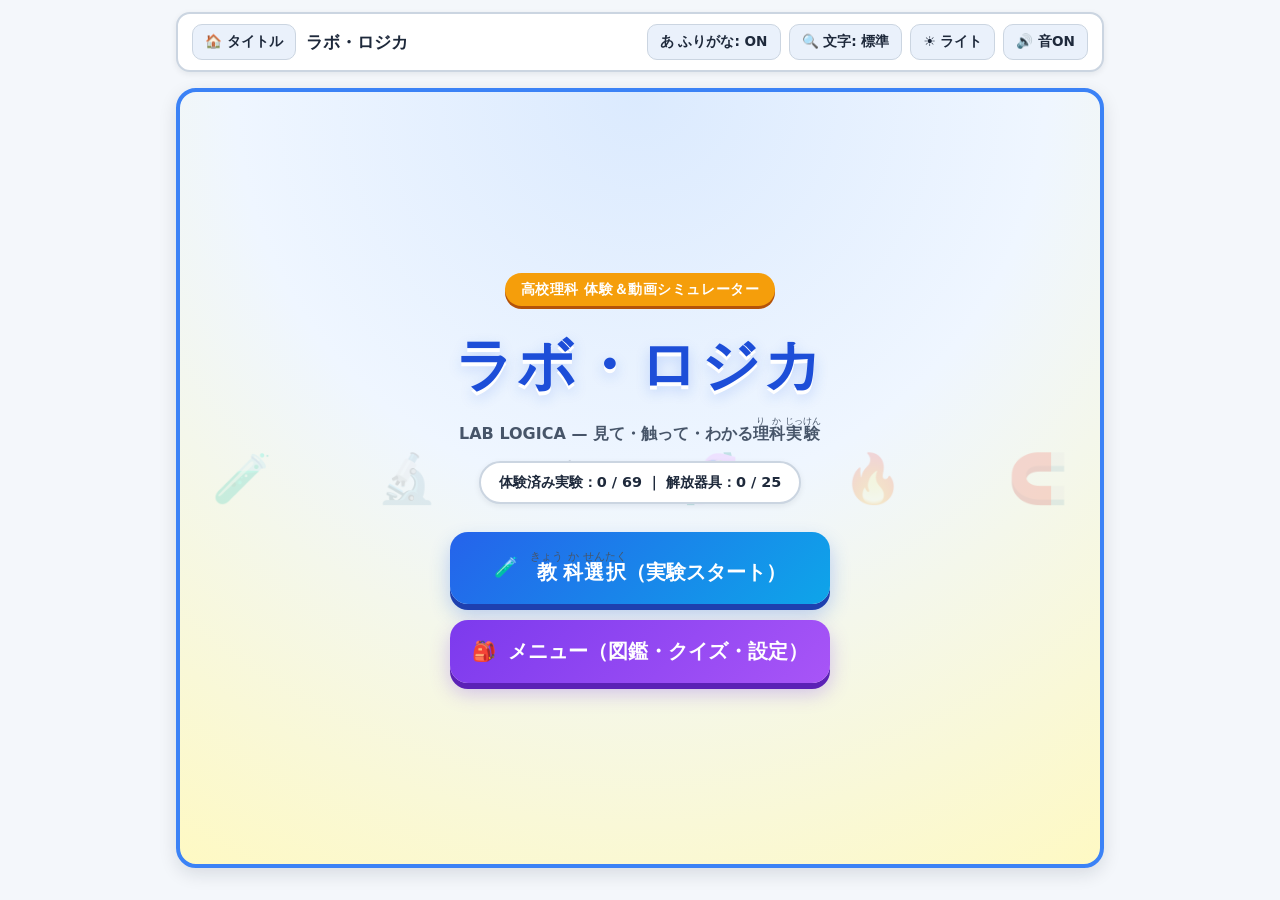
<file: バーチャル理科室/index.html>
<!DOCTYPE html>
<html lang="ja" data-theme="light" data-fontsize="normal" data-ruby="on">
<head>
  <meta charset="UTF-8">
  <meta name="viewport" content="width=device-width, initial-scale=1.0">
  <title>ラボ・ロジカ（LAB LOGICA）- バーチャル理科室</title>
  <link rel="stylesheet" href="style.css">
</head>
<body>
  <div class="app-container">
    <!-- 常時表示のトップバー（迷わない＆誰でも見やすいクイック設定） -->
    <header class="top-bar" id="top-bar">
      <div class="top-bar-left">
        <button class="icon-btn" id="btn-home" title="タイトル画面へ戻る">🏠 タイトル</button>
        <span class="top-bar-title">ラボ・ロジカ</span>
      </div>
      <div class="top-bar-actions">
        <button class="icon-btn" id="btn-quick-ruby" title="ふりがな切替">あ ふりがな: ON</button>
        <button class="icon-btn" id="btn-quick-font" title="文字サイズ切替">🔍 文字: 標準</button>
        <button class="icon-btn" id="btn-quick-theme" title="明るさ切替">☀️ ライト</button>
        <button class="icon-btn" id="btn-quick-sound" title="効果音切替">🔊 音ON</button>
      </div>
    </header>

    <!-- 1. タイトル画面（妖怪ウォッチ風ポップ画面） -->
    <main class="screen active title-screen" id="screen-title">
      <div class="title-floating-icons" aria-hidden="true">
        <span>🧪</span><span>🔬</span><span>⚡</span><span>🧬</span><span>🔥</span><span>🧲</span>
      </div>

      <div class="title-badge">高校理科 体験＆動画シミュレーター</div>

      <div class="title-logo-box">
        <h1 class="title-logo-main">ラボ・ロジカ</h1>
        <p class="title-logo-sub">LAB LOGICA — 見て・触って・わかる<ruby>理<rt>り</rt>科<rt>か</rt>実<rt>じっ</rt>験<rt>けん</rt></ruby></p>
      </div>

      <div class="title-progress-pill" id="title-progress">
        体験済み実験：0 / 8 ｜ 解放器具：0 / 10
      </div>

      <div class="title-menu-buttons">
        <button class="big-game-btn btn-start" id="btn-go-subjects">
          <span>🧪</span>
          <span><ruby>教<rt>きょう</rt>科<rt>か</rt>選<rt>せん</rt>択<rt>たく</rt></ruby>（実験スタート）</span>
        </button>
        <button class="big-game-btn btn-menu" id="btn-go-menu">
          <span>🎒</span>
          <span>メニュー（図鑑・クイズ・設定）</span>
        </button>
      </div>
    </main>

    <!-- 2. 教科選択画面 -->
    <section class="screen" id="screen-subjects">
      <div class="section-header">
        <h2 class="section-heading">📚 <ruby>教<rt>きょう</rt>科<rt>か</rt></ruby>をえらぼう</h2>
        <button class="back-btn" data-back="screen-title">← タイトルへ</button>
      </div>
      <div class="card-grid" id="subject-grid"></div>
    </section>

    <!-- 3. 単元選択画面 -->
    <section class="screen" id="screen-units">
      <div class="section-header">
        <h2 class="section-heading" id="units-heading">単元をえらぼう</h2>
        <button class="back-btn" data-back="screen-subjects">← 教科選択へ</button>
      </div>
      <div class="card-grid" id="units-container"></div>
    </section>

    <!-- 3.5 実験選択画面 -->
    <section class="screen" id="screen-experiments">
      <div class="section-header">
        <h2 class="section-heading" id="experiments-heading">実験をえらぼう</h2>
        <button class="back-btn" data-back="screen-units">← 単元選択へ</button>
      </div>
      <div class="exp-list" id="experiments-container"></div>
    </section>

    <!-- 4. 実際に実験する画面 -->
    <section class="screen" id="screen-sim">
      <div class="section-header">
        <h2 class="section-heading" id="sim-heading">🧪 実験室</h2>
        <button class="back-btn" data-back="screen-experiments">← 実験選択へ</button>
      </div>

      <div class="lab-panel">
        <div class="guide-banner" id="sim-guide-banner">
          <span>🧭</span>
          <span id="sim-guide-text">手順に沿って操作してみよう！</span>
        </div>

        <div class="lab-stage" id="sim-stage"></div>

        <div class="status-readout" id="sim-readout"></div>

        <div class="lab-controls" id="sim-controls"></div>

        <div class="point-box" id="sim-point-box" style="display:none;"></div>
      </div>
    </section>

    <!-- 5. 動画を視聴する画面（オフライン＆オンライン両対応） -->
    <section class="screen" id="screen-video">
      <div class="section-header">
        <h2 class="section-heading" id="video-heading">🎬 実験動画・解説</h2>
        <button class="back-btn" data-back="screen-experiments">← 実験選択へ</button>
      </div>

      <div class="lab-panel">
        <div class="video-tabs">
          <button class="tab-btn active" id="vtab-offline">📱 オフライン動画（PVアニメ再生）</button>
          <button class="tab-btn" id="vtab-online">🌐 オンライン（YouTube実写動画）</button>
        </div>

        <div id="video-offline-pane" class="anim-stage">
          <canvas id="pv-canvas" width="640" height="360"></canvas>
          <div class="video-progress-wrap" id="video-progress-wrap" title="クリックして再生位置を移動">
            <div class="video-progress-fill" id="video-progress-fill"></div>
          </div>
          <div class="lab-controls" style="margin-top:10px;">
            <button class="lab-btn" id="btn-pv-play">⏸ 一時停止</button>
            <button class="lab-btn secondary" id="btn-pv-restart">⏮ 最初から</button>
          </div>
          <p id="pv-time-label" style="font-weight:800; margin:8px 0 0; font-size:0.9em;">00:00 / 00:16</p>
        </div>

        <div id="video-online-pane" class="anim-stage" style="display:none;">
          <p style="font-weight:800; margin-top:0;">🌐 オンライン環境では、実際の実験映像（YouTube）も視聴できます！</p>
          <p style="color:var(--text-sub); font-size:0.92em;">下のボタンを押すと、この実験の実写動画を新しいタブで検索して開きます。</p>
          <a id="btn-youtube-search" href="#" target="_blank" rel="noopener noreferrer" class="big-game-btn btn-start" style="max-width:340px; margin:12px auto; text-decoration:none; font-size:1em; padding:14px;">
            🎬 YouTubeで実写動画を見る
          </a>
          <p style="font-size:0.82em; color:var(--text-sub); margin-bottom:0;">※オフライン時は「オフライン再生」タブからいつでも図解アニメを確認できます。</p>
        </div>

        <div class="point-box">
          <strong>📌 この実験の重要ポイント：</strong>
          <ul id="video-points-list" style="margin:8px 0 0; padding-left:20px;"></ul>
        </div>

        <div class="lab-controls">
          <button class="lab-btn success" id="btn-video-complete">✅ 視聴完了！（図鑑・クイズを解放）</button>
        </div>
      </div>
    </section>

    <!-- 6. メニュー画面（図鑑・クイズ・設定） -->
    <section class="screen" id="screen-menu">
      <div class="section-header">
        <h2 class="section-heading">🎒 メニュー</h2>
        <button class="back-btn" data-back="screen-title">← タイトルへ</button>
      </div>

      <div class="menu-tabs">
        <button class="menu-tab-btn active" data-mtab="equip">🔧 <ruby>実<rt>じっ</rt>験<rt>けん</rt>器<rt>き</rt>具<rt>ぐ</rt>図<rt>ず</rt>鑑<rt>かん</rt></ruby></button>
        <button class="menu-tab-btn" data-mtab="quiz">❓ <ruby>実<rt>じっ</rt>験<rt>けん</rt></ruby>クイズ</button>
        <button class="menu-tab-btn" data-mtab="settings">⚙️ <ruby>設<rt>せっ</rt>定<rt>てい</rt></ruby></button>
      </div>

      <!-- 器具図鑑タブ -->
      <div id="mtab-equip" class="mtab-pane">
        <p style="margin-top:0; color:var(--text-sub); font-weight:700;">実験を体験または視聴すると、使った器具がアンロックされます！</p>
        <div class="equip-grid" id="equip-grid"></div>
      </div>

      <!-- 実験クイズタブ -->
      <div id="mtab-quiz" class="mtab-pane" style="display:none;">
        <div id="quiz-area"></div>
      </div>

      <!-- 設定タブ -->
      <div id="mtab-settings" class="mtab-pane" style="display:none;">
        <div class="setting-row">
          <div>
            <div class="setting-label">🔊 <ruby>効<rt>こう</rt>果<rt>か</rt>音<rt>おん</rt></ruby>（ボタン・実験音）</div>
            <div class="setting-sub">操作時のサウンドを鳴らすかどうかを切り替えます</div>
          </div>
          <button class="toggle-btn" id="set-sound">ON</button>
        </div>

        <div class="setting-row">
          <div>
            <div class="setting-label">あ ふりがな（ルビ）表示</div>
            <div class="setting-sub">難しい漢字の上に読み方を表示します</div>
          </div>
          <button class="toggle-btn" id="set-ruby">ON</button>
        </div>

        <div class="setting-row">
          <div>
            <div class="setting-label">🔍 文字サイズ</div>
            <div class="setting-sub">画面全体の文字を読みやすく大きくします</div>
          </div>
          <button class="toggle-btn" id="set-font">標準</button>
        </div>

        <div class="setting-row">
          <div>
            <div class="setting-label">🧭 実験ガイド表示</div>
            <div class="setting-sub">実験中に「次にやること」の案内を表示します</div>
          </div>
          <button class="toggle-btn" id="set-guide">ON</button>
        </div>

        <div class="setting-row">
          <div>
            <div class="setting-label">🌗 画面テーマ</div>
            <div class="setting-sub">明るいライト画面と暗いダーク画面を切り替えます</div>
          </div>
          <button class="toggle-btn" id="set-theme">ライト</button>
        </div>

        <div class="setting-row">
          <div>
            <div class="setting-label">🗑️ 進行データのリセット</div>
            <div class="setting-sub">体験済み・解放データを初期状態に戻します</div>
          </div>
          <button class="lab-btn secondary" id="btn-reset-data" style="padding:10px 14px; font-size:0.88em;">リセット</button>
        </div>
      </div>
    </section>
  </div>

  <div class="toast" id="toast" role="status" aria-live="polite"></div>

  <script src="data.js"></script>
  <script src="data_extra.js"></script>
  <script src="sim_canvas.js"></script>
  <script src="app.js"></script>
</body>
</html>
</file>
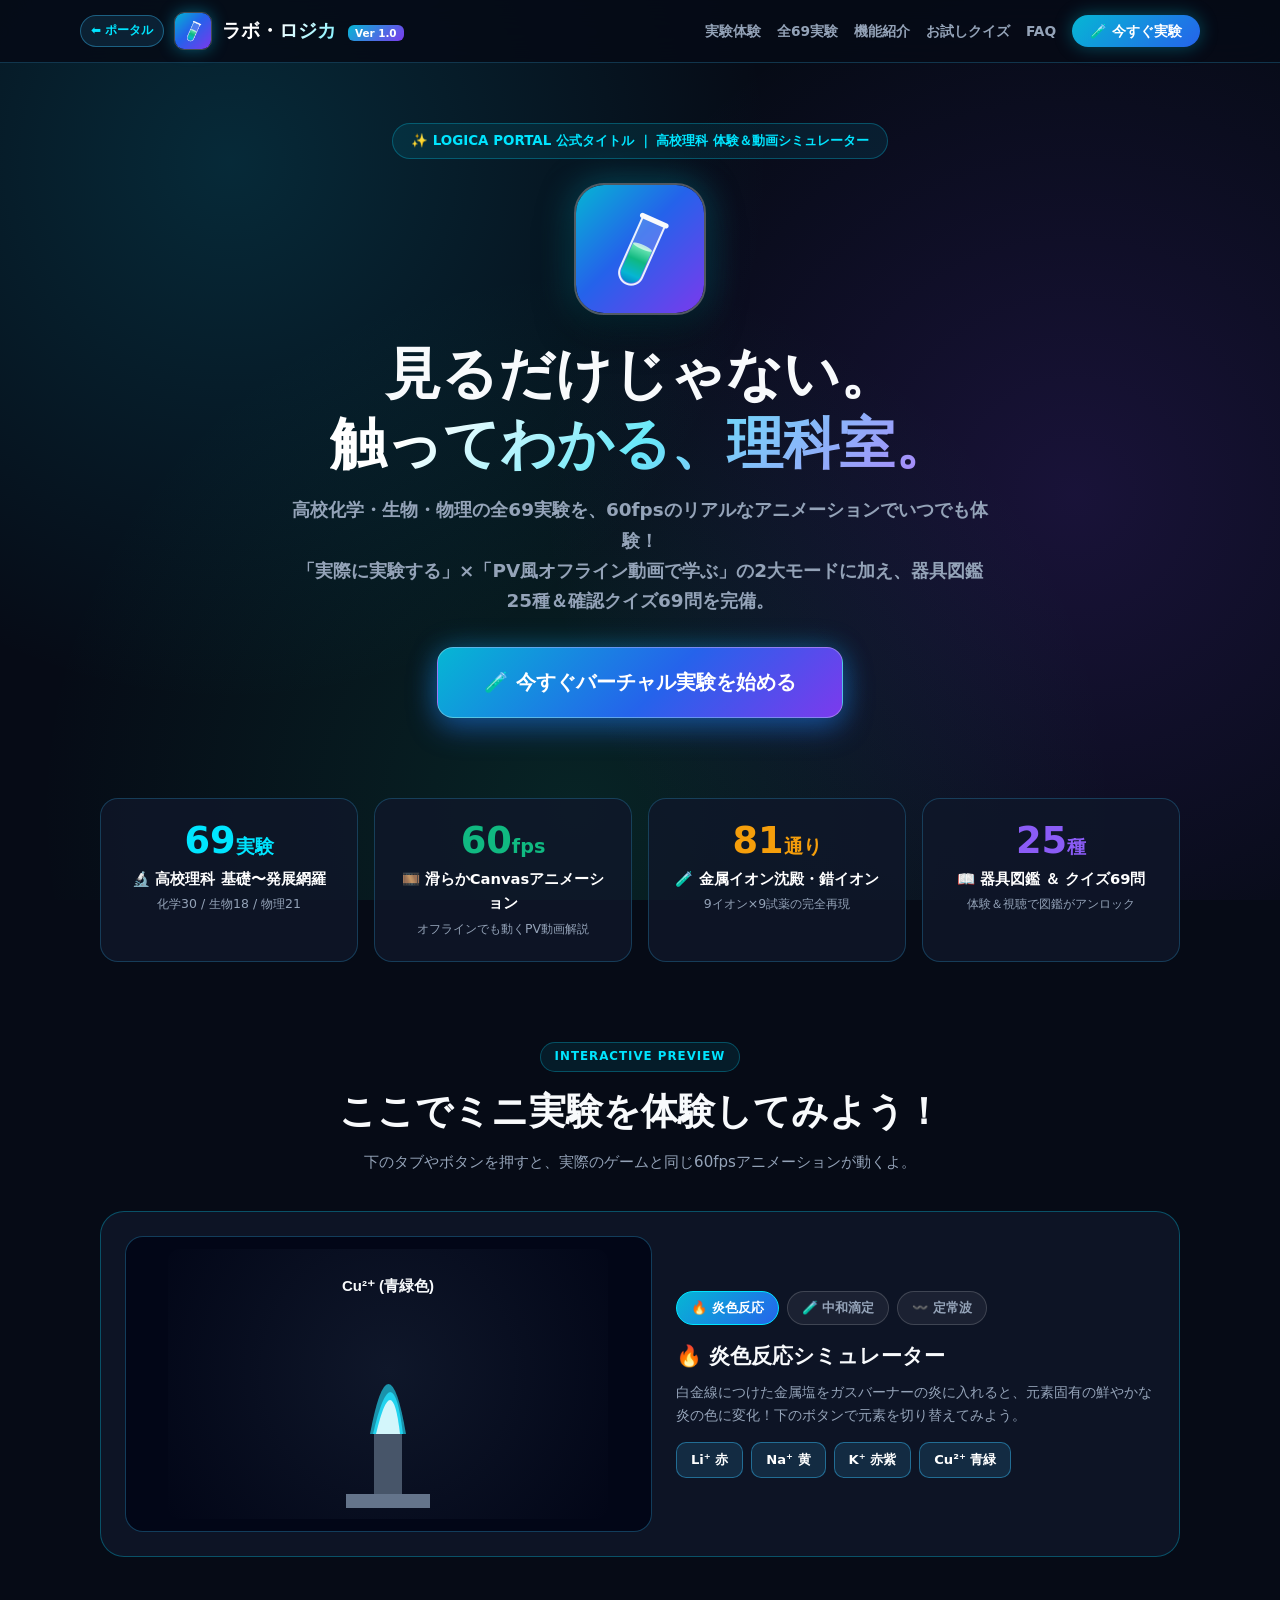
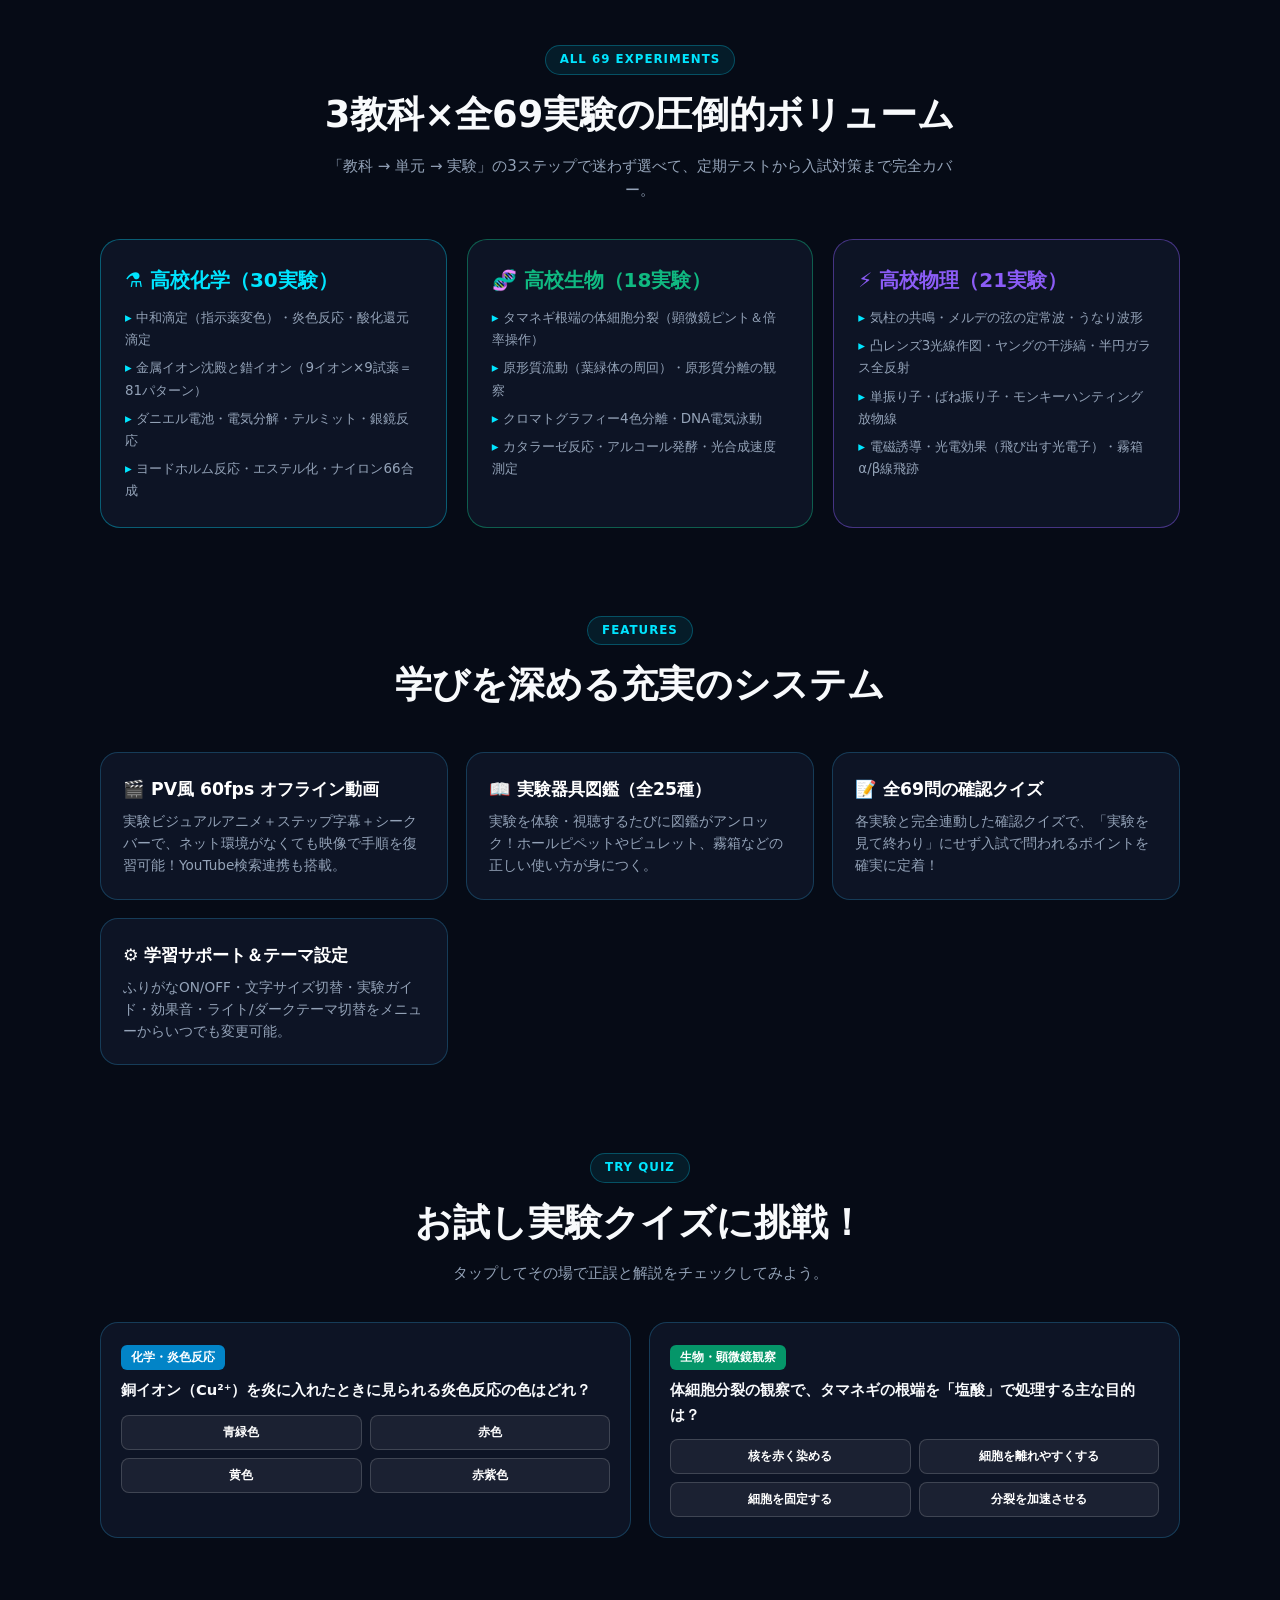
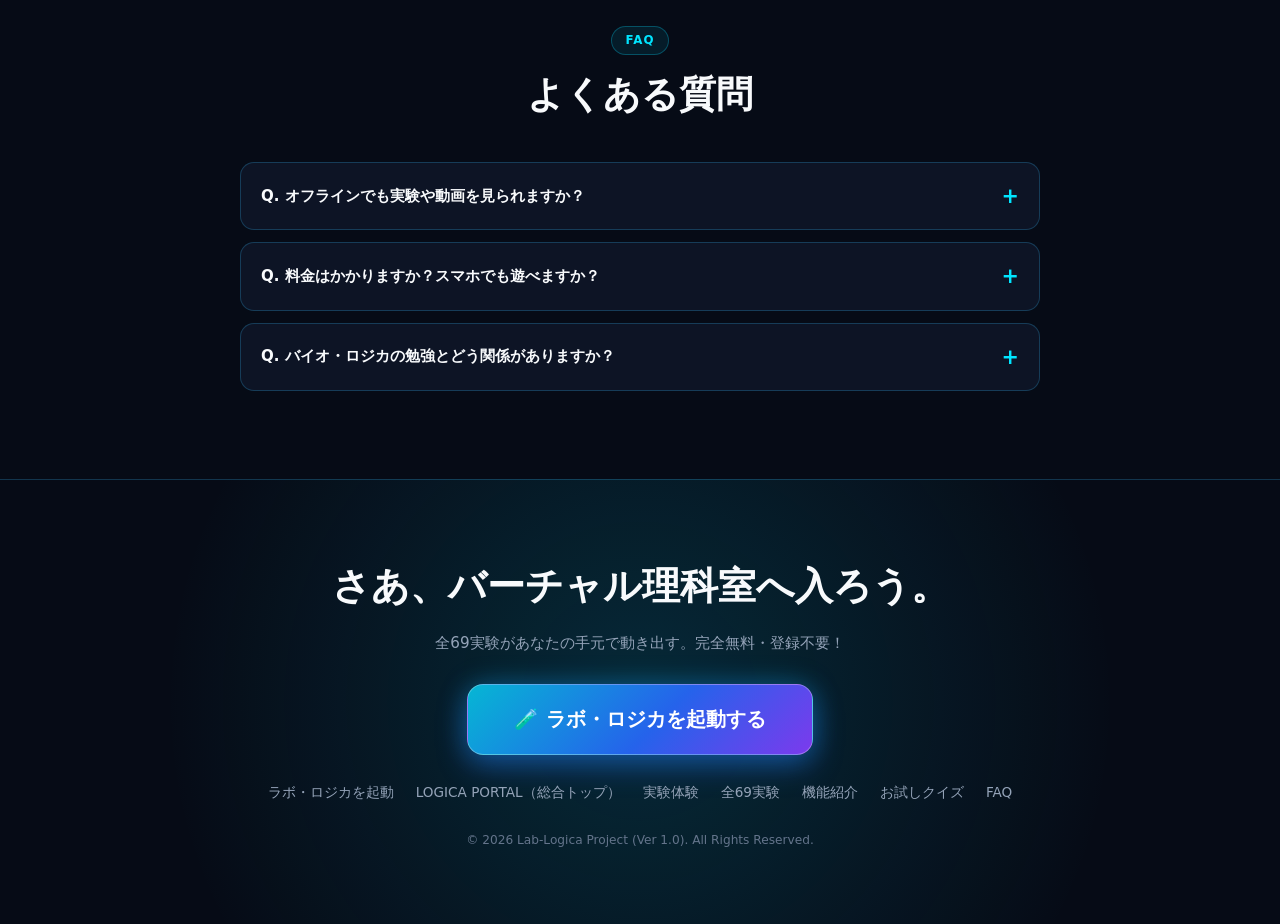
<file: intro.html>
<!DOCTYPE html>
<html lang="ja">
<head>
<meta charset="UTF-8">
<meta name="viewport" content="width=device-width, initial-scale=1.0, maximum-scale=1.0, user-scalable=no">
<title>ラボ・ロジカ (LAB LOGICA) 公式ポータル ｜ 高校理科 全69実験バーチャル理科室</title>
<meta name="description" content="高校化学30・生物18・物理21の全69実験を60fpsのリアルなアニメーションで体験！PV風オフライン動画解説、器具図鑑25種、確認クイズ69問完備の完全無料バーチャル理科室。">
<meta property="og:type" content="website">
<meta property="og:title" content="ラボ・ロジカ (LAB LOGICA) 公式紹介サイト">
<meta property="og:description" content="見るだけじゃなく、触ってわかる理科室！高校理科の全69実験をブラウザで今すぐ体験しよう。">
<meta name="theme-color" content="#070b14">
<style>
  :root {
    --bg-dark: #060b16;
    --bg-card: rgba(15, 23, 42, 0.8);
    --border-color: rgba(56, 189, 248, 0.24);
    --cyan: #00e5ff;
    --emerald: #10b981;
    --blue: #3b82f6;
    --purple: #8b5cf6;
    --amber: #f59e0b;
    --pink: #ec4899;
    --text-primary: #f8fafc;
    --text-secondary: #94a3b8;
    --text-muted: #64748b;
    --font-sans: "Hiragino Kaku Gothic ProN", "Hiragino Sans", "BIZ UDPGothic", "Meiryo", system-ui, sans-serif;
  }

  * { box-sizing: border-box; margin: 0; padding: 0; }
  html { scroll-behavior: smooth; }

  body {
    font-family: var(--font-sans);
    background-color: var(--bg-dark);
    color: var(--text-primary);
    line-height: 1.65;
    overflow-x: hidden;
    position: relative;
    background-image:
      radial-gradient(circle at 18% 18%, rgba(6, 182, 212, 0.18) 0%, transparent 42%),
      radial-gradient(circle at 84% 55%, rgba(124, 58, 237, 0.16) 0%, transparent 45%),
      radial-gradient(circle at 45% 90%, rgba(16, 185, 129, 0.14) 0%, transparent 50%);
    background-attachment: fixed;
  }

  #bgCanvas {
    position: fixed;
    inset: 0;
    width: 100%;
    height: 100%;
    pointer-events: none;
    z-index: 0;
    opacity: 0.6;
  }

  .container {
    width: 100%;
    max-width: 1120px;
    margin: 0 auto;
    padding: 0 20px;
    position: relative;
    z-index: 1;
  }

  /* 🌟 ナビバー */
  .navbar {
    position: sticky;
    top: 0;
    z-index: 100;
    backdrop-filter: blur(16px);
    -webkit-backdrop-filter: blur(16px);
    background: rgba(6, 11, 22, 0.88);
    border-bottom: 1px solid var(--border-color);
  }

  .nav-inner {
    display: flex;
    justify-content: space-between;
    align-items: center;
    padding: 12px 0;
    gap: 10px;
  }

  .nav-left {
    display: flex;
    align-items: center;
    gap: 10px;
  }

  .btn-back-portal {
    display: inline-flex;
    align-items: center;
    gap: 4px;
    background: rgba(56, 189, 248, 0.12);
    border: 1px solid rgba(56, 189, 248, 0.4);
    color: var(--cyan);
    text-decoration: none;
    padding: 5px 10px;
    border-radius: 999px;
    font-size: 0.75rem;
    font-weight: 800;
    white-space: nowrap;
  }

  .brand {
    display: flex;
    align-items: center;
    gap: 10px;
    text-decoration: none;
    color: #fff;
  }

  .brand-icon-img {
    width: 38px;
    height: 38px;
    border-radius: 10px;
    box-shadow: 0 0 16px rgba(6, 182, 212, 0.45);
    border: 1px solid rgba(255, 255, 255, 0.25);
    object-fit: cover;
  }

  .brand-text {
    font-size: 1.2rem;
    font-weight: 900;
    background: linear-gradient(135deg, #fff 30%, var(--cyan) 100%);
    -webkit-background-clip: text;
    -webkit-text-fill-color: transparent;
  }

  .brand-badge {
    font-size: 0.65rem;
    font-weight: 800;
    background: linear-gradient(135deg, #06b6d4, #7c3aed);
    padding: 2px 7px;
    border-radius: 6px;
    color: #fff;
    -webkit-text-fill-color: #fff;
    margin-left: 5px;
  }

  .nav-links {
    display: flex;
    align-items: center;
    gap: 16px;
    list-style: none;
  }

  .nav-links a {
    color: var(--text-secondary);
    text-decoration: none;
    font-size: 0.86rem;
    font-weight: 700;
    transition: color 0.2s;
  }
  .nav-links a:hover { color: var(--cyan); }

  .btn-play-nav {
    background: linear-gradient(135deg, #06b6d4, #2563eb);
    color: #fff !important;
    padding: 8px 18px;
    border-radius: 999px;
    font-weight: 900 !important;
    box-shadow: 0 0 18px rgba(6, 182, 212, 0.4);
  }

  /* スマホ目次 */
  .mobile-quick-nav {
    display: none;
    overflow-x: auto;
    gap: 8px;
    padding: 6px 16px 10px;
    border-top: 1px solid rgba(255, 255, 255, 0.06);
    scrollbar-width: none;
  }
  .mobile-quick-nav::-webkit-scrollbar { display: none; }
  .mobile-quick-nav a {
    flex-shrink: 0;
    text-decoration: none;
    color: var(--text-secondary);
    background: rgba(255, 255, 255, 0.05);
    border: 1px solid rgba(255, 255, 255, 0.14);
    padding: 4px 12px;
    border-radius: 999px;
    font-size: 0.76rem;
    font-weight: 800;
    white-space: nowrap;
  }

  /* 🚀 ヒーロー */
  .hero-section {
    padding: 60px 0 50px;
    text-align: center;
  }

  .hero-tag {
    display: inline-flex;
    align-items: center;
    padding: 6px 18px;
    border-radius: 999px;
    background: rgba(6, 182, 212, 0.1);
    border: 1px solid rgba(6, 182, 212, 0.35);
    color: var(--cyan);
    font-size: 0.84rem;
    font-weight: 800;
    margin-bottom: 24px;
  }

  .hero-icon-wrap {
    width: 132px;
    height: 132px;
    margin: 0 auto 24px;
    border-radius: 30px;
    overflow: hidden;
    box-shadow: 0 16px 36px rgba(0, 0, 0, 0.5), 0 0 36px rgba(6, 182, 212, 0.4);
    border: 2px solid rgba(255, 255, 255, 0.3);
    animation: floatAnim 4s ease-in-out infinite;
  }

  .hero-icon-wrap img {
    width: 100%;
    height: 100%;
    display: block;
    object-fit: cover;
  }

  @keyframes floatAnim {
    0%, 100% { transform: translateY(0); }
    50% { transform: translateY(-10px); }
  }

  .hero-title {
    font-size: clamp(2rem, 5vw, 3.5rem);
    font-weight: 900;
    line-height: 1.25;
    margin-bottom: 16px;
  }

  .hero-title .glow {
    background: linear-gradient(135deg, #fff 15%, #67e8f9 50%, #a78bfa 95%);
    -webkit-background-clip: text;
    -webkit-text-fill-color: transparent;
  }

  .hero-sub {
    font-size: clamp(0.96rem, 2.2vw, 1.15rem);
    color: var(--text-secondary);
    max-width: 700px;
    margin: 0 auto 30px;
    font-weight: 600;
  }

  .btn-huge-play {
    display: inline-flex;
    align-items: center;
    justify-content: center;
    gap: 10px;
    padding: 18px 46px;
    border-radius: 16px;
    font-size: 1.25rem;
    font-weight: 900;
    color: #fff;
    text-decoration: none;
    background: linear-gradient(135deg, #06b6d4 0%, #2563eb 55%, #7c3aed 100%);
    box-shadow: 0 10px 30px rgba(37, 99, 235, 0.45), 0 0 28px rgba(6, 182, 212, 0.3);
    border: 1.5px solid rgba(255, 255, 255, 0.3);
    transition: transform 0.2s, box-shadow 0.2s;
  }

  .btn-huge-play:hover {
    transform: translateY(-3px);
    box-shadow: 0 14px 36px rgba(37, 99, 235, 0.6), 0 0 36px rgba(6, 182, 212, 0.45);
  }

  /* 📊 スタッツ */
  .stats-grid {
    display: grid;
    grid-template-columns: repeat(auto-fit, minmax(220px, 1fr));
    gap: 16px;
    margin: 30px 0 80px;
  }

  .stat-card {
    background: var(--bg-card);
    border: 1px solid var(--border-color);
    border-radius: 18px;
    padding: 22px;
    text-align: center;
  }

  .stat-num {
    font-size: 2.3rem;
    font-weight: 900;
    line-height: 1.1;
    margin-bottom: 6px;
  }

  .stat-label { font-size: 0.92rem; font-weight: 800; color: #fff; }
  .stat-sub { font-size: 0.78rem; color: var(--text-secondary); margin-top: 3px; }

  /* セクション共通 */
  .section-wrap { margin-bottom: 88px; }
  .section-head { text-align: center; margin-bottom: 36px; }
  .section-badge {
    display: inline-block;
    padding: 4px 14px;
    border-radius: 999px;
    background: rgba(6, 182, 212, 0.1);
    border: 1px solid rgba(6, 182, 212, 0.35);
    color: var(--cyan);
    font-size: 0.74rem;
    font-weight: 900;
    letter-spacing: 1px;
    margin-bottom: 10px;
  }
  .section-title { font-size: clamp(1.6rem, 3.6vw, 2.3rem); font-weight: 900; margin-bottom: 8px; }
  .section-desc { color: var(--text-secondary); font-size: 0.94rem; max-width: 640px; margin: 0 auto; }

  /* 🧪 インタラクティブ実験プレビュー */
  .sim-preview-box {
    background: var(--bg-card);
    border: 1.5px solid rgba(6, 182, 212, 0.38);
    border-radius: 24px;
    padding: 24px;
    display: grid;
    grid-template-columns: 1.1fr 1fr;
    gap: 24px;
    align-items: center;
  }

  .sim-canvas-wrap {
    background: #020617;
    border: 1px solid rgba(56, 189, 248, 0.3);
    border-radius: 18px;
    padding: 12px;
    text-align: center;
  }

  #labPreviewCanvas {
    width: 100%;
    max-width: 440px;
    height: auto;
    border-radius: 12px;
    display: block;
    margin: 0 auto;
    background: radial-gradient(circle at 50% 45%, #0f172a, #020617);
  }

  .sim-tabs {
    display: flex;
    gap: 8px;
    flex-wrap: wrap;
    margin-bottom: 14px;
  }

  .sim-tab-btn {
    background: rgba(255, 255, 255, 0.06);
    border: 1px solid rgba(255, 255, 255, 0.16);
    color: var(--text-secondary);
    padding: 7px 14px;
    border-radius: 999px;
    font-size: 0.82rem;
    font-weight: 800;
    cursor: pointer;
    font-family: inherit;
    transition: all 0.18s;
  }

  .sim-tab-btn.active {
    background: linear-gradient(135deg, #06b6d4, #2563eb);
    border-color: var(--cyan);
    color: #fff;
  }

  .sim-controls {
    display: flex;
    gap: 8px;
    flex-wrap: wrap;
    margin-top: 14px;
  }

  .sim-action-btn {
    background: rgba(56, 189, 248, 0.14);
    border: 1px solid rgba(56, 189, 248, 0.45);
    color: #fff;
    padding: 8px 14px;
    border-radius: 10px;
    font-size: 0.82rem;
    font-weight: 800;
    cursor: pointer;
    font-family: inherit;
    transition: background 0.15s;
  }

  .sim-action-btn:hover { background: rgba(56, 189, 248, 0.28); }

  /* 📚 全69実験ラインナップ */
  .subj-grid {
    display: grid;
    grid-template-columns: repeat(auto-fit, minmax(300px, 1fr));
    gap: 20px;
  }

  .subj-card {
    background: var(--bg-card);
    border: 1px solid var(--border-color);
    border-radius: 20px;
    padding: 24px;
  }

  .subj-card.chem { border-color: rgba(6, 182, 212, 0.45); }
  .subj-card.bio { border-color: rgba(16, 185, 129, 0.45); }
  .subj-card.phys { border-color: rgba(139, 92, 246, 0.45); }

  .subj-card h3 { font-size: 1.25rem; font-weight: 900; margin-bottom: 10px; }
  .subj-list {
    list-style: none;
    display: flex;
    flex-direction: column;
    gap: 6px;
    font-size: 0.84rem;
    color: var(--text-secondary);
  }
  .subj-list li::before { content: '▸ '; color: var(--cyan); font-weight: 900; }

  /* 🎬 機能紹介グリッド */
  .feat-grid {
    display: grid;
    grid-template-columns: repeat(auto-fit, minmax(260px, 1fr));
    gap: 18px;
  }

  .feat-card {
    background: var(--bg-card);
    border: 1px solid var(--border-color);
    border-radius: 18px;
    padding: 22px;
  }

  .feat-card h4 { font-size: 1.08rem; font-weight: 900; margin-bottom: 8px; color: #fff; }
  .feat-card p { font-size: 0.85rem; color: var(--text-secondary); line-height: 1.6; }

  /* ⚡ お試しクイズ */
  .quiz-grid {
    display: grid;
    grid-template-columns: repeat(auto-fit, minmax(300px, 1fr));
    gap: 18px;
  }

  .sample-question-box {
    background: var(--bg-card);
    border: 1px solid var(--border-color);
    border-radius: 18px;
    padding: 20px;
  }

  .sample-q-badge {
    font-size: 0.72rem;
    font-weight: 900;
    padding: 3px 10px;
    border-radius: 6px;
    color: #fff;
    display: inline-block;
    margin-bottom: 8px;
  }

  .sample-q-text {
    font-size: 0.92rem;
    font-weight: 800;
    margin-bottom: 12px;
  }

  .sample-choices {
    display: grid;
    grid-template-columns: 1fr 1fr;
    gap: 8px;
  }

  .sample-choice-btn {
    background: rgba(255, 255, 255, 0.06);
    border: 1px solid rgba(255, 255, 255, 0.16);
    padding: 8px 10px;
    border-radius: 8px;
    font-size: 0.78rem;
    font-weight: 700;
    color: #fff;
    cursor: pointer;
    font-family: inherit;
  }

  .sample-choice-btn.correct { background: rgba(16, 185, 129, 0.25); border-color: var(--emerald); color: #6ee7b7; }
  .sample-choice-btn.wrong { background: rgba(239, 68, 68, 0.2); border-color: #ef4444; color: #fca5a5; }

  .sample-feedback {
    margin-top: 10px;
    font-size: 0.78rem;
    font-weight: 800;
    padding: 8px 10px;
    border-radius: 8px;
    display: none;
    align-items: center;
    justify-content: space-between;
    gap: 8px;
  }
  .sample-feedback.show { display: flex; }
  .sample-feedback.ok { background: rgba(16, 185, 129, 0.15); color: #6ee7b7; border: 1px solid rgba(16, 185, 129, 0.4); }
  .sample-feedback.ng { background: rgba(239, 68, 68, 0.15); color: #fca5a5; border: 1px solid rgba(239, 68, 68, 0.4); }

  /* ❓ FAQ */
  .faq-list { max-width: 800px; margin: 0 auto; display: flex; flex-direction: column; gap: 12px; }
  .faq-item { background: var(--bg-card); border: 1px solid var(--border-color); border-radius: 14px; overflow: hidden; }
  .faq-q { padding: 16px 20px; font-weight: 800; font-size: 0.94rem; cursor: pointer; display: flex; justify-content: space-between; align-items: center; }
  .faq-q::after { content: '+'; font-size: 1.3rem; color: var(--cyan); }
  .faq-item.open .faq-q::after { transform: rotate(45deg); }
  .faq-a { padding: 0 20px 16px; font-size: 0.86rem; color: var(--text-secondary); display: none; border-top: 1px solid rgba(255, 255, 255, 0.06); padding-top: 12px; }
  .faq-item.open .faq-a { display: block; }

  /* 📩 フッター */
  .footer-cta {
    text-align: center;
    background: radial-gradient(circle at 50% 50%, rgba(6, 182, 212, 0.18), transparent 70%);
    padding: 74px 20px;
    border-top: 1px solid var(--border-color);
  }

  .footer-links {
    display: flex;
    justify-content: center;
    gap: 22px;
    margin: 26px 0;
    font-size: 0.85rem;
    flex-wrap: wrap;
  }
  .footer-links a { color: var(--text-secondary); text-decoration: none; }
  .footer-links a:hover { color: var(--cyan); }

  .floating-play-cta {
    display: none;
    position: fixed;
    bottom: 16px;
    right: 16px;
    z-index: 95;
    background: linear-gradient(135deg, #06b6d4, #2563eb);
    color: #fff;
    text-decoration: none;
    padding: 12px 20px;
    border-radius: 999px;
    font-size: 0.9rem;
    font-weight: 900;
    box-shadow: 0 8px 24px rgba(0, 0, 0, 0.55);
    border: 1.5px solid rgba(255, 255, 255, 0.35);
  }

  @media (max-width: 820px) {
    .sim-preview-box { grid-template-columns: 1fr; }
  }

  @media (max-width: 768px) {
    .nav-links { display: none; }
    .mobile-quick-nav { display: flex; }
    .floating-play-cta { display: inline-flex; }
    .btn-huge-play { width: 100%; padding: 16px 24px; font-size: 1.1rem; }
  }
</style>
</head>
<body>

<canvas id="bgCanvas"></canvas>

<!-- 🌟 ナビゲーション -->
<header class="navbar">
  <div class="container nav-inner">
    <div class="nav-left">
      <a href="#" onclick="openLogicaPortal(); return false;" class="btn-back-portal">⬅️ ポータル</a>
      <a href="#" class="brand">
        <img id="navLabIcon" class="brand-icon-img" alt="ラボ・ロジカ アイコン">
        <span class="brand-text">ラボ・ロジカ <span class="brand-badge">Ver 1.0</span></span>
      </a>
    </div>
    <ul class="nav-links">
      <li><a href="#preview">実験体験</a></li>
      <li><a href="#subjects">全69実験</a></li>
      <li><a href="#features">機能紹介</a></li>
      <li><a href="#quiz">お試しクイズ</a></li>
      <li><a href="#faq">FAQ</a></li>
      <li><a href="index.html" class="btn-play-nav">🧪 今すぐ実験</a></li>
    </ul>
  </div>
  <nav class="mobile-quick-nav" aria-label="クイックナビ">
    <a href="#" onclick="openLogicaPortal(); return false;" style="border-color:rgba(56,189,248,0.5); color:var(--cyan);">🏠 ポータル</a>
    <a href="#preview">🧪 実験体験</a>
    <a href="#subjects">📚 全69実験</a>
    <a href="#features">🎬 機能紹介</a>
    <a href="#quiz">⚡ クイズ</a>
    <a href="#faq">❓ FAQ</a>
  </nav>
</header>

<main>
  <!-- 🚀 ヒーロー -->
  <section class="hero-section">
    <div class="container">
      <div class="hero-tag">
        <span>✨ LOGICA PORTAL 公式タイトル ｜ 高校理科 体験＆動画シミュレーター</span>
      </div>

      <div class="hero-icon-wrap">
        <img id="heroLabIcon" alt="ラボ・ロジカ 公式アイコン">
      </div>

      <h1 class="hero-title">
        見るだけじゃない。<br>
        <span class="glow">触ってわかる、理科室。</span>
      </h1>

      <p class="hero-sub">
        高校化学・生物・物理の<strong>全69実験</strong>を、60fpsのリアルなアニメーションでいつでも体験！<br>
        「実際に実験する」×「PV風オフライン動画で学ぶ」の2大モードに加え、器具図鑑25種＆確認クイズ69問を完備。
      </p>

      <a href="index.html" class="btn-huge-play">
        <span>🧪 今すぐバーチャル実験を始める</span>
      </a>
    </div>
  </section>

  <!-- 📊 スタッツ -->
  <section class="container">
    <div class="stats-grid">
      <div class="stat-card">
        <div class="stat-num" style="color:var(--cyan);">69<span style="font-size:1.2rem;">実験</span></div>
        <div class="stat-label">🔬 高校理科 基礎〜発展網羅</div>
        <div class="stat-sub">化学30 / 生物18 / 物理21</div>
      </div>
      <div class="stat-card">
        <div class="stat-num" style="color:var(--emerald);">60<span style="font-size:1.2rem;">fps</span></div>
        <div class="stat-label">🎞️ 滑らかCanvasアニメーション</div>
        <div class="stat-sub">オフラインでも動くPV動画解説</div>
      </div>
      <div class="stat-card">
        <div class="stat-num" style="color:var(--amber);">81<span style="font-size:1.2rem;">通り</span></div>
        <div class="stat-label">🧪 金属イオン沈殿・錯イオン</div>
        <div class="stat-sub">9イオン×9試薬の完全再現</div>
      </div>
      <div class="stat-card">
        <div class="stat-num" style="color:var(--purple);">25<span style="font-size:1.2rem;">種</span></div>
        <div class="stat-label">📖 器具図鑑 ＆ クイズ69問</div>
        <div class="stat-sub">体験＆視聴で図鑑がアンロック</div>
      </div>
    </div>
  </section>

  <!-- 🧪 インタラクティブ実験ライブプレビュー -->
  <section id="preview" class="container section-wrap">
    <div class="section-head">
      <span class="section-badge">INTERACTIVE PREVIEW</span>
      <h2 class="section-title">ここでミニ実験を体験してみよう！</h2>
      <p class="section-desc">下のタブやボタンを押すと、実際のゲームと同じ60fpsアニメーションが動くよ。</p>
    </div>

    <div class="sim-preview-box">
      <div class="sim-canvas-wrap">
        <canvas id="labPreviewCanvas" width="440" height="270"></canvas>
      </div>
      <div>
        <div class="sim-tabs">
          <button type="button" class="sim-tab-btn active" onclick="switchLabDemo('flame', this)">🔥 炎色反応</button>
          <button type="button" class="sim-tab-btn" onclick="switchLabDemo('titration', this)">🧪 中和滴定</button>
          <button type="button" class="sim-tab-btn" onclick="switchLabDemo('wave', this)">〰️ 定常波</button>
        </div>
        <h3 id="demoTitle" style="font-size:1.3rem; font-weight:900; margin-bottom:8px;">🔥 炎色反応シミュレーター</h3>
        <p id="demoDesc" style="font-size:0.88rem; color:var(--text-secondary); line-height:1.65;">
          白金線につけた金属塩をガスバーナーの炎に入れると、元素固有の鮮やかな炎の色に変化！下のボタンで元素を切り替えてみよう。
        </p>
        <div class="sim-controls" id="demoControls"></div>
      </div>
    </div>
  </section>

  <!-- 📚 全69実験ラインナップ -->
  <section id="subjects" class="container section-wrap">
    <div class="section-head">
      <span class="section-badge">ALL 69 EXPERIMENTS</span>
      <h2 class="section-title">3教科×全69実験の圧倒的ボリューム</h2>
      <p class="section-desc">「教科 → 単元 → 実験」の3ステップで迷わず選べて、定期テストから入試対策まで完全カバー。</p>
    </div>

    <div class="subj-grid">
      <div class="subj-card chem">
        <h3 style="color:var(--cyan);">⚗️ 高校化学（30実験）</h3>
        <ul class="subj-list">
          <li>中和滴定（指示薬変色）・炎色反応・酸化還元滴定</li>
          <li>金属イオン沈殿と錯イオン（9イオン×9試薬＝81パターン）</li>
          <li>ダニエル電池・電気分解・テルミット・銀鏡反応</li>
          <li>ヨードホルム反応・エステル化・ナイロン66合成</li>
        </ul>
      </div>

      <div class="subj-card bio">
        <h3 style="color:var(--emerald);">🧬 高校生物（18実験）</h3>
        <ul class="subj-list">
          <li>タマネギ根端の体細胞分裂（顕微鏡ピント＆倍率操作）</li>
          <li>原形質流動（葉緑体の周回）・原形質分離の観察</li>
          <li>クロマトグラフィー4色分離・DNA電気泳動</li>
          <li>カタラーゼ反応・アルコール発酵・光合成速度測定</li>
        </ul>
      </div>

      <div class="subj-card phys">
        <h3 style="color:var(--purple);">⚡ 高校物理（21実験）</h3>
        <ul class="subj-list">
          <li>気柱の共鳴・メルデの弦の定常波・うなり波形</li>
          <li>凸レンズ3光線作図・ヤングの干渉縞・半円ガラス全反射</li>
          <li>単振り子・ばね振り子・モンキーハンティング放物線</li>
          <li>電磁誘導・光電効果（飛び出す光電子）・霧箱α/β線飛跡</li>
        </ul>
      </div>
    </div>
  </section>

  <!-- 🎬 機能紹介 -->
  <section id="features" class="container section-wrap">
    <div class="section-head">
      <span class="section-badge">FEATURES</span>
      <h2 class="section-title">学びを深める充実のシステム</h2>
    </div>

    <div class="feat-grid">
      <div class="feat-card">
        <h4>🎬 PV風 60fps オフライン動画</h4>
        <p>実験ビジュアルアニメ＋ステップ字幕＋シークバーで、ネット環境がなくても映像で手順を復習可能！YouTube検索連携も搭載。</p>
      </div>
      <div class="feat-card">
        <h4>📖 実験器具図鑑（全25種）</h4>
        <p>実験を体験・視聴するたびに図鑑がアンロック！ホールピペットやビュレット、霧箱などの正しい使い方が身につく。</p>
      </div>
      <div class="feat-card">
        <h4>📝 全69問の確認クイズ</h4>
        <p>各実験と完全連動した確認クイズで、「実験を見て終わり」にせず入試で問われるポイントを確実に定着！</p>
      </div>
      <div class="feat-card">
        <h4>⚙️ 学習サポート＆テーマ設定</h4>
        <p>ふりがなON/OFF・文字サイズ切替・実験ガイド・効果音・ライト/ダークテーマ切替をメニューからいつでも変更可能。</p>
      </div>
    </div>
  </section>

  <!-- ⚡ お試し実験クイズ -->
  <section id="quiz" class="container section-wrap">
    <div class="section-head">
      <span class="section-badge">TRY QUIZ</span>
      <h2 class="section-title">お試し実験クイズに挑戦！</h2>
      <p class="section-desc">タップしてその場で正誤と解説をチェックしてみよう。</p>
    </div>

    <div class="quiz-grid">
      <div class="sample-question-box">
        <span class="sample-q-badge" style="background:#0284c7;">化学・炎色反応</span>
        <div class="sample-q-text">銅イオン（Cu²⁺）を炎に入れたときに見られる炎色反応の色はどれ？</div>
        <div class="sample-choices">
          <button type="button" class="sample-choice-btn" onclick="answerSampleQuiz(this, true, '銅(Cu)は青緑色！「リアカー無きK村、動力借りようとするもくれない（緑/青緑）」で覚えよう！')">青緑色</button>
          <button type="button" class="sample-choice-btn" onclick="answerSampleQuiz(this, false, '銅(Cu)は青緑色！赤色はリチウム(Li)やストロンチウム(Sr)だよ。')">赤色</button>
          <button type="button" class="sample-choice-btn" onclick="answerSampleQuiz(this, false, '銅(Cu)は青緑色！黄色はナトリウム(Na)だよ。')">黄色</button>
          <button type="button" class="sample-choice-btn" onclick="answerSampleQuiz(this, false, '銅(Cu)は青緑色！赤紫色はカリウム(K)だよ。')">赤紫色</button>
        </div>
        <div class="sample-feedback"></div>
      </div>

      <div class="sample-question-box">
        <span class="sample-q-badge" style="background:#059669;">生物・顕微鏡観察</span>
        <div class="sample-q-text">体細胞分裂の観察で、タマネギの根端を「塩酸」で処理する主な目的は？</div>
        <div class="sample-choices">
          <button type="button" class="sample-choice-btn" onclick="answerSampleQuiz(this, false, '染色するのは酢酸オルセインや酢酸カーミンだよ！')">核を赤く染める</button>
          <button type="button" class="sample-choice-btn" onclick="answerSampleQuiz(this, true, '細胞どうしを接着しているペクチンを溶かし、押しつぶしやすくする（解離）ため！')">細胞を離れやすくする</button>
          <button type="button" class="sample-choice-btn" onclick="answerSampleQuiz(this, false, '固定は酢酸アルコールなどで行うよ！')">細胞を固定する</button>
          <button type="button" class="sample-choice-btn" onclick="answerSampleQuiz(this, false, '細胞分裂を止めるためではなく、解離させるためだよ！')">分裂を加速させる</button>
        </div>
        <div class="sample-feedback"></div>
      </div>
    </div>
  </section>

  <!-- ❓ FAQ -->
  <section id="faq" class="container section-wrap">
    <div class="section-head">
      <span class="section-badge">FAQ</span>
      <h2 class="section-title">よくある質問</h2>
    </div>
    <div class="faq-list">
      <div class="faq-item">
        <div class="faq-q" onclick="toggleFaq(this)">Q. オフラインでも実験や動画を見られますか？</div>
        <div class="faq-a">はい！全69実験のシミュレーターとPV風Canvas動画プレイヤーはすべてブラウザ内のプログラムで動くため、オフライン環境でも滑らかに動作します。</div>
      </div>
      <div class="faq-item">
        <div class="faq-q" onclick="toggleFaq(this)">Q. 料金はかかりますか？スマホでも遊べますか？</div>
        <div class="faq-a">完全無料・登録不要です！スマホでもPCでもURLを開くだけでそのまま操作できます。</div>
      </div>
      <div class="faq-item">
        <div class="faq-q" onclick="toggleFaq(this)">Q. バイオ・ロジカの勉強とどう関係がありますか？</div>
        <div class="faq-a">ラボ・ロジカで実験の現象や色の変化を目で見て理解すると、『バイオ・ロジカ』の理科クイズ（特に化学・生物・物理）が直感的に解けるようになります！</div>
      </div>
    </div>
  </section>
</main>

<!-- 📩 フッター -->
<footer class="footer-cta">
  <div class="container">
    <h2 style="font-size:clamp(1.7rem, 3.8vw, 2.4rem); font-weight:900; margin-bottom:14px;">
      さあ、バーチャル理科室へ入ろう。
    </h2>
    <p style="color:var(--text-secondary); max-width:540px; margin:0 auto 28px; font-size:0.95rem;">
      全69実験があなたの手元で動き出す。完全無料・登録不要！
    </p>
    <a href="index.html" class="btn-huge-play"><span>🧪 ラボ・ロジカを起動する</span></a>

    <div class="footer-links">
      <a href="index.html">ラボ・ロジカを起動</a>
      <a href="#" onclick="openLogicaPortal(); return false;">LOGICA PORTAL（総合トップ）</a>
      <a href="#preview">実験体験</a>
      <a href="#subjects">全69実験</a>
      <a href="#features">機能紹介</a>
      <a href="#quiz">お試しクイズ</a>
      <a href="#faq">FAQ</a>
    </div>
    <div style="font-size:0.76rem; color:var(--text-muted);">&copy; 2026 Lab-Logica Project (Ver 1.0). All Rights Reserved.</div>
  </div>
</footer>

<a href="index.html" class="floating-play-cta">🧪 今すぐ実験</a>

<script>
/* ============================================================================
   1. ラボ・ロジカ 公式アイコン（icon.html 再現）
============================================================================ */
function createLabIconDataUrl() {
  const c = document.createElement('canvas');
  c.width = 512; c.height = 512;
  const ctx = c.getContext('2d');
  ctx.scale(0.5, 0.5);
  const W = 1024, H = 1024, R = 224;

  ctx.save();
  ctx.beginPath();
  ctx.moveTo(R, 0); ctx.lineTo(W - R, 0); ctx.quadraticCurveTo(W, 0, W, R);
  ctx.lineTo(W, H - R); ctx.quadraticCurveTo(W, H, W - R, H);
  ctx.lineTo(R, H); ctx.quadraticCurveTo(0, H, 0, H - R);
  ctx.lineTo(0, R); ctx.quadraticCurveTo(0, 0, R, 0); ctx.closePath(); ctx.clip();

  const bgGrad = ctx.createLinearGradient(0, 0, W, H);
  bgGrad.addColorStop(0.0, '#06b6d4');
  bgGrad.addColorStop(0.45, '#2563eb');
  bgGrad.addColorStop(1.0, '#7c3aed');
  ctx.fillStyle = bgGrad;
  ctx.fillRect(0, 0, W, H);

  ctx.save();
  ctx.translate(W / 2 + 8, H / 2 + 12);
  ctx.rotate(24 * Math.PI / 180);
  const tubeW = 192, tubeH = 560, tubeR = 96, topY = -270, botY = 290;

  ctx.beginPath();
  ctx.moveTo(-tubeW / 2, topY + 20);
  ctx.lineTo(-tubeW / 2, botY - tubeR);
  ctx.arc(0, botY - tubeR, tubeR, Math.PI, 0, true);
  ctx.lineTo(tubeW / 2, topY + 20);
  ctx.closePath();
  ctx.fillStyle = 'rgba(255, 255, 255, 0.18)';
  ctx.fill();

  ctx.save();
  const pad = 14, innerW = tubeW - pad * 2, innerR = innerW / 2;
  ctx.beginPath();
  ctx.moveTo(-innerW / 2, topY + 20);
  ctx.lineTo(-innerW / 2, botY - tubeR);
  ctx.arc(0, botY - tubeR, innerR, Math.PI, 0, true);
  ctx.lineTo(innerW / 2, topY + 20);
  ctx.closePath();
  ctx.clip();

  const liqGrad = ctx.createLinearGradient(0, -30, 0, botY);
  liqGrad.addColorStop(0.0, '#6ee7b7');
  liqGrad.addColorStop(0.35, '#10b981');
  liqGrad.addColorStop(0.75, '#06b6d4');
  liqGrad.addColorStop(1.0, '#0284c7');
  ctx.fillStyle = liqGrad;
  ctx.fillRect(-innerW / 2 - 4, -30, innerW + 8, botY + 40);

  ctx.beginPath();
  ctx.ellipse(0, -30, innerW / 2, 18, 0, 0, Math.PI * 2);
  ctx.fillStyle = 'rgba(209, 250, 229, 0.85)';
  ctx.fill();
  ctx.restore();

  ctx.beginPath();
  ctx.moveTo(-tubeW / 2, topY + 20);
  ctx.lineTo(-tubeW / 2, botY - tubeR);
  ctx.arc(0, botY - tubeR, tubeR, Math.PI, 0, true);
  ctx.lineTo(tubeW / 2, topY + 20);
  ctx.strokeStyle = 'rgba(255, 255, 255, 0.9)';
  ctx.lineWidth = 16;
  ctx.stroke();

  ctx.beginPath();
  ctx.roundRect(-124, topY - 12, 248, 42, 21);
  ctx.fillStyle = '#f8fafc';
  ctx.fill();
  ctx.restore();
  ctx.restore();
  return c.toDataURL('image/png');
}

/* ============================================================================
   2. インタラクティブ実験プレビュー
============================================================================ */
let currentDemo = 'flame';
let demoTick = 0;
let flameColor = '#22d3ee';
let flameLabel = 'Cu²⁺ (青緑色)';
let phRatio = 0.2;
let waveNodes = 3;

const DEMO_META = {
  flame: {
    title: '🔥 炎色反応シミュレーター',
    desc: '白金線につけた金属塩をガスバーナーの炎に入れると、元素固有の鮮やかな炎の色に変化！下のボタンで元素を切り替えてみよう。',
    controls: `
      <button class="sim-action-btn" onclick="setFlame('#ef4444', 'Li⁺ (赤色)')">Li⁺ 赤</button>
      <button class="sim-action-btn" onclick="setFlame('#facc15', 'Na⁺ (黄色)')">Na⁺ 黄</button>
      <button class="sim-action-btn" onclick="setFlame('#c084fc', 'K⁺ (赤紫色)')">K⁺ 赤紫</button>
      <button class="sim-action-btn" onclick="setFlame('#10b981', 'Cu²⁺ (青緑色)')">Cu²⁺ 青緑</button>
    `
  },
  titration: {
    title: '🧪 中和滴定・フェノールフタレイン変色',
    desc: 'ビュレットからNaOH水溶液を少しずつ滴下！中和点を超えた瞬間、無色から一気に鮮やかな赤紫色（塩基性）へ変化します。',
    controls: `
      <button class="sim-action-btn" onclick="addDrop(-0.2)">◀ 戻す (酸性)</button>
      <button class="sim-action-btn" onclick="addDrop(0.25)">💧 1滴落とす (+NaOH)</button>
      <button class="sim-action-btn" onclick="addDrop(0.8)">⚡ 一気に中和点超え</button>
    `
  },
  wave: {
    title: '〰️ 弦の定常波（基本振動・倍振動）',
    desc: '振動数を変化させると、腹と節がくっきり現れる定常波の波形が変化！物理の波動を直感的に理解できます。',
    controls: `
      <button class="sim-action-btn" onclick="setWaveNodes(1)">基本振動 (1倍)</button>
      <button class="sim-action-btn" onclick="setWaveNodes(2)">2倍振動</button>
      <button class="sim-action-btn" onclick="setWaveNodes(3)">3倍振動</button>
      <button class="sim-action-btn" onclick="setWaveNodes(4)">4倍振動</button>
    `
  }
};

function switchLabDemo(key, btn) {
  currentDemo = key;
  document.querySelectorAll('.sim-tab-btn').forEach(b => b.classList.remove('active'));
  if (btn) btn.classList.add('active');
  const m = DEMO_META[key];
  document.getElementById('demoTitle').textContent = m.title;
  document.getElementById('demoDesc').textContent = m.desc;
  document.getElementById('demoControls').innerHTML = m.controls;
}

function setFlame(col, label) { flameColor = col; flameLabel = label; }
function addDrop(delta) { phRatio = Math.max(0, Math.min(1, phRatio + delta)); }
function setWaveNodes(n) { waveNodes = n; }

function animateLabPreview() {
  const c = document.getElementById('labPreviewCanvas');
  if (c) {
    const ctx = c.getContext('2d');
    const W = c.width, H = c.height;
    ctx.clearRect(0, 0, W, H);
    demoTick++;

    if (currentDemo === 'flame') {
      // ガスバーナー
      ctx.fillStyle = '#475569';
      ctx.fillRect(W / 2 - 14, 185, 28, 65);
      ctx.fillStyle = '#64748b';
      ctx.fillRect(W / 2 - 42, 245, 84, 14);
      // 炎
      for (let i = 0; i < 3; i++) {
        const sway = Math.sin(demoTick * 0.14 + i) * 5;
        ctx.beginPath();
        ctx.moveTo(W / 2 - 18 + i * 3, 185);
        ctx.quadraticCurveTo(W / 2 + sway, 85 + i * 16, W / 2 + 18 - i * 3, 185);
        ctx.fillStyle = i === 0 ? flameColor + 'aa' : (i === 1 ? flameColor : '#ffffffcc');
        ctx.fill();
      }
      ctx.fillStyle = '#f8fafc';
      ctx.font = 'bold 15px sans-serif';
      ctx.textAlign = 'center';
      ctx.fillText(flameLabel, W / 2, 42);
    } else if (currentDemo === 'titration') {
      // コニカルビーカー
      const isPink = phRatio >= 0.7;
      ctx.strokeStyle = '#94a3b8';
      ctx.lineWidth = 3;
      ctx.beginPath();
      ctx.moveTo(W / 2 - 26, 95); ctx.lineTo(W / 2 - 66, 235);
      ctx.lineTo(W / 2 + 66, 235); ctx.lineTo(W / 2 + 26, 95);
      ctx.stroke();
      // 液体
      ctx.beginPath();
      ctx.moveTo(W / 2 - 46, 170); ctx.lineTo(W / 2 - 64, 233);
      ctx.lineTo(W / 2 + 64, 233); ctx.lineTo(W / 2 + 46, 170);
      ctx.closePath();
      ctx.fillStyle = isPink ? 'rgba(236, 72, 153, 0.78)' : 'rgba(56, 189, 248, 0.25)';
      ctx.fill();
      ctx.fillStyle = '#f8fafc';
      ctx.font = 'bold 14px sans-serif';
      ctx.textAlign = 'center';
      ctx.fillText(isPink ? '塩基性（赤紫色に変化！）' : `酸性〜中性 (進行度 ${Math.round(phRatio * 100)}%)`, W / 2, 52);
    } else if (currentDemo === 'wave') {
      // 弦の定常波
      ctx.strokeStyle = 'rgba(255,255,255,0.2)';
      ctx.beginPath(); ctx.moveTo(30, H / 2); ctx.lineTo(W - 30, H / 2); ctx.stroke();

      ctx.beginPath();
      for (let x = 30; x <= W - 30; x += 4) {
        const u = (x - 30) / (W - 60);
        const y = H / 2 + Math.sin(u * Math.PI * waveNodes) * Math.cos(demoTick * 0.12) * 72;
        if (x === 30) ctx.moveTo(x, y); else ctx.lineTo(x, y);
      }
      ctx.strokeStyle = '#38bdf8';
      ctx.lineWidth = 4;
      ctx.stroke();

      ctx.fillStyle = '#f8fafc';
      ctx.font = 'bold 14px sans-serif';
      ctx.textAlign = 'center';
      ctx.fillText(`${waveNodes}倍振動（節の数: ${waveNodes + 1}個）`, W / 2, 42);
    }
  }
  requestAnimationFrame(animateLabPreview);
}

/* ============================================================================
   3. クイズ・FAQ・ポータル遷移・背景パーティクル
============================================================================ */
function answerSampleQuiz(btn, isCorrect, explanation) {
  const box = btn.closest('.sample-question-box');
  if (!box) return;
  box.querySelectorAll('.sample-choice-btn').forEach(b => { b.disabled = true; });
  btn.classList.add(isCorrect ? 'correct' : 'wrong');
  const fb = box.querySelector('.sample-feedback');
  if (fb) {
    fb.className = 'sample-feedback show ' + (isCorrect ? 'ok' : 'ng');
    fb.innerHTML = `<span>${isCorrect ? '⭕ 正解！ ' : '❌ 惜しい！ '}${explanation}</span>`;
  }
}

function toggleFaq(el) { el.parentElement.classList.toggle('open'); }

function openLogicaPortal() {
  const isLocal = window.location.protocol === 'file:' || window.location.hostname === 'localhost' || window.location.hostname === '127.0.0.1';
  window.location.href = isLocal ? '../ロジカ・ポータル/index.html' : 'https://bio-labo.github.io/';
}

window.addEventListener('DOMContentLoaded', () => {
  const labIconUrl = createLabIconDataUrl();
  document.getElementById('navLabIcon').src = labIconUrl;
  document.getElementById('heroLabIcon').src = labIconUrl;
  switchLabDemo('flame', document.querySelector('.sim-tab-btn'));
  animateLabPreview();
});
</script>
</body>
</html>
</file>
<file: バーチャル理科室/style.css>
:root {
  --bg-main: #f4f7fb;
  --bg-card: #ffffff;
  --bg-soft: #eaf1fb;
  --text-main: #1e293b;
  --text-sub: #475569;
  --border-color: #cbd5e1;
  --primary: #2563eb;
  --primary-hover: #1d4ed8;
  --accent-chem: #0284c7;
  --accent-bio: #16a34a;
  --accent-phys: #d97706;
  --accent-menu: #7c3aed;
  --danger: #dc2626;
  --success: #15803d;
  --shadow-sm: 0 2px 6px rgba(15, 23, 42, 0.08);
  --shadow-md: 0 6px 18px rgba(15, 23, 42, 0.12);
  --radius-md: 14px;
  --radius-lg: 20px;
  --base-font-size: 16px;
}

[data-theme="dark"] {
  --bg-main: #0f172a;
  --bg-card: #1e293b;
  --bg-soft: #263449;
  --text-main: #f8fafc;
  --text-sub: #cbd5e1;
  --border-color: #334155;
  --primary: #3b82f6;
  --primary-hover: #60a5fa;
  --shadow-sm: 0 2px 8px rgba(0, 0, 0, 0.35);
  --shadow-md: 0 6px 20px rgba(0, 0, 0, 0.5);
}

[data-fontsize="large"] {
  --base-font-size: 19px;
}

[data-ruby="off"] rt {
  display: none;
}

* {
  box-sizing: border-box;
  -webkit-tap-highlight-color: transparent;
}

html, body {
  margin: 0;
  padding: 0;
  font-family: "Hiragino Kaku Gothic ProN", "Yu Gothic", "Meiryo", system-ui, -apple-system, sans-serif;
  font-size: var(--base-font-size);
  line-height: 1.6;
  background-color: var(--bg-main);
  color: var(--text-main);
  transition: background-color 0.25s ease, color 0.25s ease;
  overflow-x: hidden;
}

rt {
  font-size: 0.58em;
  color: var(--text-sub);
  font-weight: 500;
}

button {
  font-family: inherit;
  font-size: inherit;
  cursor: pointer;
  border: none;
  outline: none;
}

button:focus-visible {
  outline: 3px solid #f59e0b;
  outline-offset: 2px;
}

/* App Shell */
.app-container {
  max-width: 960px;
  margin: 0 auto;
  min-height: 100vh;
  display: flex;
  flex-direction: column;
  padding: 12px 16px 32px;
}

/* Top Bar */
.top-bar {
  display: flex;
  align-items: center;
  justify-content: space-between;
  gap: 8px;
  padding: 10px 14px;
  background: var(--bg-card);
  border: 2px solid var(--border-color);
  border-radius: var(--radius-md);
  box-shadow: var(--shadow-sm);
  margin-bottom: 16px;
  flex-wrap: wrap;
}

.top-bar-left {
  display: flex;
  align-items: center;
  gap: 10px;
  min-width: 0;
}

.top-bar-title {
  font-weight: 800;
  font-size: 1.05em;
  white-space: nowrap;
  overflow: hidden;
  text-overflow: ellipsis;
}

.top-bar-actions {
  display: flex;
  align-items: center;
  gap: 8px;
  flex-wrap: wrap;
}

.icon-btn {
  display: inline-flex;
  align-items: center;
  gap: 5px;
  padding: 8px 12px;
  border-radius: 10px;
  background: var(--bg-soft);
  color: var(--text-main);
  font-weight: 700;
  font-size: 0.85em;
  border: 1px solid var(--border-color);
  transition: transform 0.1s ease, background 0.2s ease;
}

.icon-btn:active {
  transform: scale(0.96);
}

/* Screen Visibility */
.screen {
  display: none;
  flex: 1;
  flex-direction: column;
}

.screen.active {
  display: flex;
  animation: fadeIn 0.25s ease;
}

@keyframes fadeIn {
  from { opacity: 0; transform: translateY(6px); }
  to { opacity: 1; transform: translateY(0); }
}

/* Title Screen (Yokai-Watch Inspired Pop Game Screen) */
.title-screen {
  justify-content: center;
  align-items: center;
  text-align: center;
  padding: 24px 16px;
  border-radius: var(--radius-lg);
  background: radial-gradient(circle at top, #dbeafe 0%, #eff6ff 45%, #fef9c3 100%);
  border: 4px solid #3b82f6;
  box-shadow: var(--shadow-md);
  position: relative;
  overflow: hidden;
  min-height: 78vh;
}

[data-theme="dark"] .title-screen {
  background: radial-gradient(circle at top, #1e3a8a 0%, #0f172a 60%, #1e1b4b 100%);
  border-color: #60a5fa;
}

.title-floating-icons {
  position: absolute;
  inset: 0;
  pointer-events: none;
  opacity: 0.18;
  font-size: 3rem;
  display: flex;
  justify-content: space-around;
  align-items: center;
  flex-wrap: wrap;
  gap: 40px;
}

.title-badge {
  display: inline-block;
  background: #f59e0b;
  color: #ffffff;
  font-weight: 800;
  padding: 5px 16px;
  border-radius: 999px;
  font-size: 0.88em;
  letter-spacing: 0.04em;
  box-shadow: 0 3px 0 #b45309;
  margin-bottom: 14px;
  position: relative;
  z-index: 1;
}

.title-logo-box {
  position: relative;
  z-index: 1;
  margin-bottom: 14px;
}

.title-logo-main {
  font-size: clamp(2.1rem, 7vw, 3.6rem);
  font-weight: 900;
  margin: 0;
  letter-spacing: 0.05em;
  color: #1d4ed8;
  text-shadow: 0 4px 0 #ffffff, 0 6px 14px rgba(37, 99, 235, 0.25);
}

[data-theme="dark"] .title-logo-main {
  color: #60a5fa;
  text-shadow: 0 4px 0 #0f172a, 0 6px 14px rgba(96, 165, 250, 0.35);
}

.title-logo-sub {
  font-size: 1em;
  font-weight: 700;
  color: var(--text-sub);
  margin: 4px 0 0;
}

.title-progress-pill {
  position: relative;
  z-index: 1;
  background: var(--bg-card);
  border: 2px solid var(--border-color);
  border-radius: 999px;
  padding: 8px 18px;
  font-size: 0.9em;
  font-weight: 700;
  margin-bottom: 28px;
  box-shadow: var(--shadow-sm);
}

.title-menu-buttons {
  position: relative;
  z-index: 1;
  display: flex;
  flex-direction: column;
  gap: 16px;
  width: 100%;
  max-width: 380px;
}

.big-game-btn {
  display: flex;
  align-items: center;
  justify-content: center;
  gap: 12px;
  width: 100%;
  padding: 18px 22px;
  border-radius: 18px;
  font-size: 1.22em;
  font-weight: 900;
  color: #ffffff;
  transition: transform 0.12s ease, filter 0.15s ease;
}

.big-game-btn:hover {
  filter: brightness(1.06);
}

.big-game-btn:active {
  transform: translateY(3px);
}

.btn-start {
  background: linear-gradient(135deg, #2563eb, #0ea5e9);
  box-shadow: 0 6px 0 #1e40af, 0 10px 20px rgba(37, 99, 235, 0.3);
}

.btn-menu {
  background: linear-gradient(135deg, #7c3aed, #a855f7);
  box-shadow: 0 6px 0 #5b21b6, 0 10px 20px rgba(124, 58, 237, 0.3);
}

/* Section Headers */
.section-header {
  display: flex;
  align-items: center;
  justify-content: space-between;
  gap: 12px;
  margin-bottom: 14px;
  flex-wrap: wrap;
}

.section-heading {
  font-size: 1.35em;
  font-weight: 800;
  margin: 0;
}

.back-btn {
  display: inline-flex;
  align-items: center;
  gap: 6px;
  padding: 10px 16px;
  border-radius: 12px;
  background: var(--bg-card);
  color: var(--text-main);
  border: 2px solid var(--border-color);
  font-weight: 700;
}

/* Subject Cards */
.card-grid {
  display: grid;
  grid-template-columns: repeat(auto-fit, minmax(250px, 1fr));
  gap: 16px;
}

.subject-card {
  background: var(--bg-card);
  border: 3px solid var(--border-color);
  border-radius: var(--radius-lg);
  padding: 22px 18px;
  text-align: left;
  box-shadow: var(--shadow-sm);
  display: flex;
  flex-direction: column;
  gap: 10px;
  transition: transform 0.15s ease, border-color 0.2s ease;
  color: var(--text-main);
}

.subject-card:hover {
  transform: translateY(-3px);
}

.subject-card.chem { border-color: var(--accent-chem); }
.subject-card.bio { border-color: var(--accent-bio); }
.subject-card.phys { border-color: var(--accent-phys); }

.subject-icon {
  font-size: 2.4em;
  line-height: 1;
}

.subject-name {
  font-size: 1.35em;
  font-weight: 900;
  margin: 0;
}

.subject-desc {
  font-size: 0.92em;
  color: var(--text-sub);
  margin: 0;
}

.subject-stat {
  margin-top: auto;
  font-size: 0.85em;
  font-weight: 800;
  padding: 6px 10px;
  border-radius: 8px;
  background: var(--bg-soft);
  display: inline-block;
  align-self: flex-start;
}

/* Unit List & Experiment Cards */
.unit-block {
  background: var(--bg-card);
  border: 2px solid var(--border-color);
  border-radius: var(--radius-md);
  padding: 16px;
  margin-bottom: 16px;
  box-shadow: var(--shadow-sm);
}

.unit-title {
  font-size: 1.15em;
  font-weight: 800;
  margin: 0 0 12px;
  padding-bottom: 8px;
  border-bottom: 2px dashed var(--border-color);
}

.exp-list {
  display: grid;
  grid-template-columns: repeat(auto-fit, minmax(260px, 1fr));
  gap: 12px;
}

.exp-card {
  background: var(--bg-soft);
  border: 2px solid var(--border-color);
  border-radius: 14px;
  padding: 14px;
  display: flex;
  flex-direction: column;
  gap: 10px;
}

.exp-card-top {
  display: flex;
  justify-content: space-between;
  align-items: flex-start;
  gap: 8px;
}

.exp-name {
  font-size: 1.05em;
  font-weight: 800;
  margin: 0;
}

.badge {
  font-size: 0.75em;
  font-weight: 800;
  padding: 3px 8px;
  border-radius: 999px;
  white-space: nowrap;
}

.badge-done {
  background: #dcfce7;
  color: #166534;
  border: 1px solid #86efac;
}

.badge-playable {
  background: #dbeafe;
  color: #1e40af;
  border: 1px solid #93c5fd;
}

.badge-plan {
  background: #f1f5f9;
  color: #475569;
  border: 1px solid #cbd5e1;
}

.exp-summary {
  font-size: 0.88em;
  color: var(--text-sub);
  margin: 0;
}

.exp-actions {
  display: grid;
  grid-template-columns: 1fr 1fr;
  gap: 8px;
  margin-top: auto;
}

.action-btn {
  padding: 11px 10px;
  border-radius: 10px;
  font-weight: 800;
  font-size: 0.88em;
  color: #ffffff;
  display: flex;
  align-items: center;
  justify-content: center;
  gap: 5px;
  text-align: center;
}

.action-btn.sim {
  background: #2563eb;
  box-shadow: 0 3px 0 #1e40af;
}

.action-btn.sim:disabled {
  background: #94a3b8;
  box-shadow: none;
  cursor: not-allowed;
}

.action-btn.video {
  background: #0d9488;
  box-shadow: 0 3px 0 #115e59;
}

/* Lab Simulation Workspace */
.lab-panel {
  background: var(--bg-card);
  border: 2px solid var(--border-color);
  border-radius: var(--radius-lg);
  padding: 16px;
  box-shadow: var(--shadow-md);
  display: flex;
  flex-direction: column;
  gap: 14px;
}

.guide-banner {
  background: #fef3c7;
  color: #92400e;
  border: 2px solid #f59e0b;
  border-radius: 12px;
  padding: 10px 14px;
  font-weight: 800;
  display: flex;
  align-items: center;
  gap: 8px;
}

[data-theme="dark"] .guide-banner {
  background: #451a03;
  color: #fde68a;
}

.lab-stage {
  background: var(--bg-soft);
  border: 2px solid var(--border-color);
  border-radius: 14px;
  padding: 16px;
  min-height: 290px;
  display: flex;
  flex-direction: column;
  align-items: center;
  justify-content: center;
  gap: 14px;
}

.lab-controls {
  display: flex;
  flex-wrap: wrap;
  gap: 10px;
  justify-content: center;
}

.lab-btn {
  padding: 12px 16px;
  border-radius: 12px;
  font-weight: 800;
  background: var(--primary);
  color: #ffffff;
  box-shadow: 0 3px 0 #1e40af;
}

.lab-btn.secondary {
  background: #64748b;
  box-shadow: 0 3px 0 #334155;
}

.lab-btn.success {
  background: #16a34a;
  box-shadow: 0 3px 0 #166534;
}

.lab-btn:disabled {
  opacity: 0.5;
  cursor: not-allowed;
}

.status-readout {
  display: flex;
  flex-wrap: wrap;
  gap: 10px;
  justify-content: center;
  width: 100%;
}

.readout-chip {
  background: var(--bg-card);
  border: 2px solid var(--border-color);
  border-radius: 10px;
  padding: 8px 14px;
  font-weight: 800;
  font-size: 0.92em;
}

/* Visual Beaker / Flask / Flame / Microscope */
.beaker-wrap {
  position: relative;
  width: 130px;
  height: 155px;
  border: 4px solid #64748b;
  border-top: none;
  border-radius: 0 0 18px 18px;
  background: rgba(255, 255, 255, 0.55);
  overflow: hidden;
  display: flex;
  align-items: flex-end;
}

.beaker-liquid {
  width: 100%;
  transition: height 0.35s ease, background-color 0.35s ease;
  position: relative;
}

.precipitate-layer {
  position: absolute;
  bottom: 0;
  left: 0;
  right: 0;
  height: 0;
  transition: height 0.4s ease, background-color 0.3s ease;
}

.flame-burner {
  width: 90px;
  height: 70px;
  display: flex;
  flex-direction: column;
  align-items: center;
  justify-content: flex-end;
}

.flame-cone {
  width: 44px;
  height: 85px;
  border-radius: 50% 50% 35% 35%;
  background: radial-gradient(circle at bottom, #93c5fd, #3b82f6 60%, transparent 95%);
  transition: all 0.25s ease;
  filter: drop-shadow(0 0 12px rgba(59, 130, 246, 0.6));
}

.microscope-view {
  width: 210px;
  height: 210px;
  border-radius: 50%;
  border: 8px solid #334155;
  background: #ecfdf5;
  position: relative;
  overflow: hidden;
  display: flex;
  align-items: center;
  justify-content: center;
}

.microscope-cells {
  font-size: 2.2rem;
  transition: transform 0.25s ease, filter 0.25s ease;
  text-align: center;
  line-height: 1.2;
}

/* Video & Step Animation Viewer */
.video-tabs {
  display: flex;
  gap: 8px;
  margin-bottom: 12px;
  flex-wrap: wrap;
}

.tab-btn {
  padding: 10px 16px;
  border-radius: 10px;
  font-weight: 800;
  background: var(--bg-soft);
  color: var(--text-main);
  border: 2px solid var(--border-color);
}

.tab-btn.active {
  background: var(--primary);
  color: #ffffff;
  border-color: var(--primary);
}

.anim-stage {
  background: var(--bg-soft);
  border: 2px solid var(--border-color);
  border-radius: 14px;
  padding: 20px;
  text-align: center;
}

.anim-visual {
  font-size: 3.4em;
  margin-bottom: 10px;
  min-height: 70px;
}

.anim-step-title {
  font-size: 1.15em;
  font-weight: 900;
  margin: 0 0 6px;
}

.anim-step-desc {
  margin: 0 0 14px;
  color: var(--text-sub);
}

.point-box {
  background: var(--bg-card);
  border-left: 5px solid #f59e0b;
  border-radius: 10px;
  padding: 12px 14px;
  margin-top: 12px;
}

/* Menu Hub (Encyclopedia, Quiz, Settings) */
.menu-tabs {
  display: grid;
  grid-template-columns: repeat(3, 1fr);
  gap: 8px;
  margin-bottom: 16px;
}

.menu-tab-btn {
  padding: 12px 8px;
  border-radius: 12px;
  font-weight: 800;
  background: var(--bg-card);
  color: var(--text-main);
  border: 2px solid var(--border-color);
  font-size: 0.92em;
}

.menu-tab-btn.active {
  background: var(--accent-menu);
  color: #ffffff;
  border-color: var(--accent-menu);
}

.equip-grid {
  display: grid;
  grid-template-columns: repeat(auto-fit, minmax(220px, 1fr));
  gap: 12px;
}

.equip-card {
  background: var(--bg-card);
  border: 2px solid var(--border-color);
  border-radius: 14px;
  padding: 14px;
  display: flex;
  flex-direction: column;
  gap: 6px;
}

.equip-card.locked {
  opacity: 0.6;
  background: var(--bg-soft);
}

.quiz-card {
  background: var(--bg-card);
  border: 2px solid var(--border-color);
  border-radius: 16px;
  padding: 18px;
  box-shadow: var(--shadow-sm);
}

.quiz-options {
  display: flex;
  flex-direction: column;
  gap: 10px;
  margin-top: 14px;
}

.quiz-opt-btn {
  padding: 14px 16px;
  border-radius: 12px;
  background: var(--bg-soft);
  color: var(--text-main);
  border: 2px solid var(--border-color);
  text-align: left;
  font-weight: 700;
}

.quiz-opt-btn.correct {
  background: #dcfce7;
  border-color: #16a34a;
  color: #14532d;
}

.quiz-opt-btn.wrong {
  background: #fee2e2;
  border-color: #dc2626;
  color: #7f1d1d;
}

/* Settings List */
.setting-row {
  background: var(--bg-card);
  border: 2px solid var(--border-color);
  border-radius: 14px;
  padding: 14px 16px;
  display: flex;
  align-items: center;
  justify-content: space-between;
  gap: 12px;
  margin-bottom: 10px;
}

.setting-label {
  font-weight: 800;
}

.setting-sub {
  font-size: 0.84em;
  color: var(--text-sub);
}

.toggle-btn {
  padding: 10px 18px;
  border-radius: 999px;
  font-weight: 800;
  min-width: 90px;
  color: #ffffff;
  background: #64748b;
}

.toggle-btn.on {
  background: #16a34a;
}

/* Toast Notification */
.toast {
  position: fixed;
  bottom: 20px;
  left: 50%;
  transform: translateX(-50%) translateY(20px);
  background: #1e293b;
  color: #ffffff;
  padding: 12px 20px;
  border-radius: 999px;
  font-weight: 800;
  box-shadow: var(--shadow-md);
  opacity: 0;
  pointer-events: none;
  transition: opacity 0.25s ease, transform 0.25s ease;
  z-index: 999;
  max-width: 90vw;
  text-align: center;
}

.toast.show {
  opacity: 1;
  transform: translateX(-50%) translateY(0);
}

@media (max-width: 520px) {
  .exp-actions {
    grid-template-columns: 1fr;
  }
  .menu-tabs {
    grid-template-columns: 1fr;
  }
}

/* Unit Select Cards & Canvas PV Player */
.unit-card {
  background: var(--bg-card);
  border: 3px solid var(--border-color);
  border-radius: var(--radius-lg);
  padding: 20px 18px;
  text-align: left;
  box-shadow: var(--shadow-sm);
  display: flex;
  flex-direction: column;
  gap: 8px;
  color: var(--text-main);
  transition: transform 0.15s ease, border-color 0.2s ease;
}

.unit-card:hover {
  transform: translateY(-3px);
  border-color: var(--primary);
}

#pv-canvas {
  width: 100%;
  max-width: 640px;
  aspect-ratio: 16 / 9;
  border-radius: 14px;
  background: #0f172a;
  box-shadow: var(--shadow-md);
  display: block;
  margin: 0 auto;
}

.video-progress-wrap {
  width: 100%;
  max-width: 640px;
  height: 12px;
  background: var(--border-color);
  border-radius: 999px;
  margin: 12px auto 0;
  overflow: hidden;
  cursor: pointer;
}

.video-progress-fill {
  height: 100%;
  width: 0%;
  background: linear-gradient(90deg, #3b82f6, #06b6d4);
  transition: width 0.05s linear;
}
</file>
